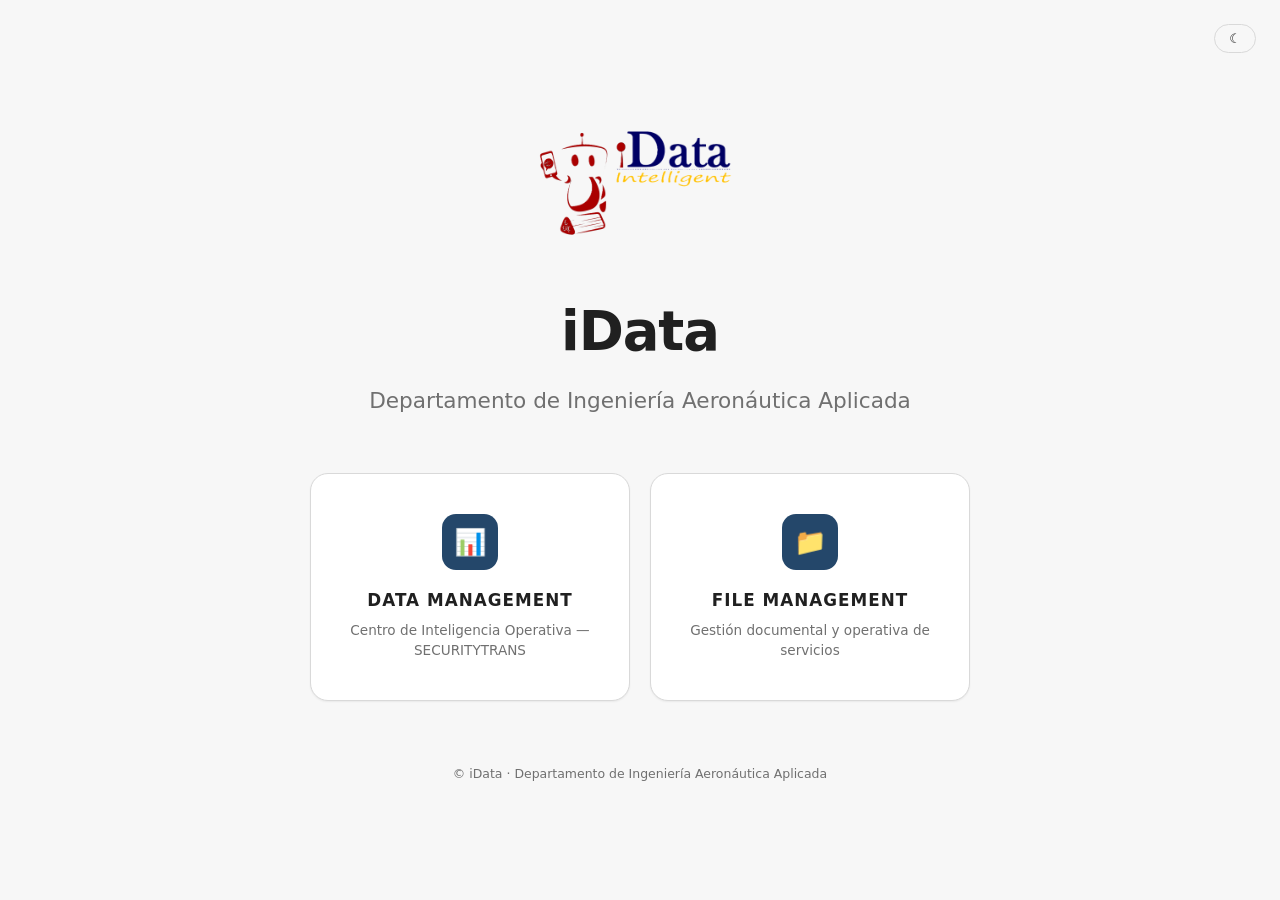
<file: index.html>
<!DOCTYPE html>
<html lang="es">
<head>
  <meta charset="UTF-8">
  <meta name="viewport" content="width=device-width, initial-scale=1.0">
  <meta name="description" content="iData — Departamento de Ingeniería Aeronáutica Aplicada. Plataforma de gestión energética vehicular.">
  <title>iData — Ingeniería Aeronáutica Aplicada</title>
  <link rel="icon" href="./favicon.svg" type="image/svg+xml">
  <link rel="stylesheet" href="./styles.css">
  <link rel="stylesheet" href="./landing.css">
  <script src="./theme.js"></script>
</head>
<body>
  <main class="landing">
    <nav class="landing-nav" aria-label="Selector de tema">
      <button class="theme-toggle" type="button" data-theme-toggle aria-label="Cambiar tema"></button>
    </nav>

    <img src="./logo-idata.png" alt="Logo de iData" class="landing-logo" width="220" height="135">

    <h1 class="landing-brand">iData</h1>
    <p class="landing-dept">Departamento de Ingeniería Aeronáutica Aplicada</p>

    <section class="landing-modules" aria-label="Módulos disponibles">
      <a class="module-card" href="./data-management.html" aria-label="Abrir módulo Data Management">
        <span class="module-icon" aria-hidden="true">📊</span>
        <h2>DATA MANAGEMENT</h2>
        <p>Centro de Inteligencia Operativa — SECURITYTRANS</p>
      </a>

      <a class="module-card" href="./file-management.html" aria-label="Abrir módulo File Management">
        <span class="module-icon" aria-hidden="true">📁</span>
        <h2>FILE MANAGEMENT</h2>
        <p>Gestión documental y operativa de servicios</p>
      </a>
    </section>

    <footer class="landing-footer">© iData · Departamento de Ingeniería Aeronáutica Aplicada</footer>
  </main>
</body>
</html>
</file>
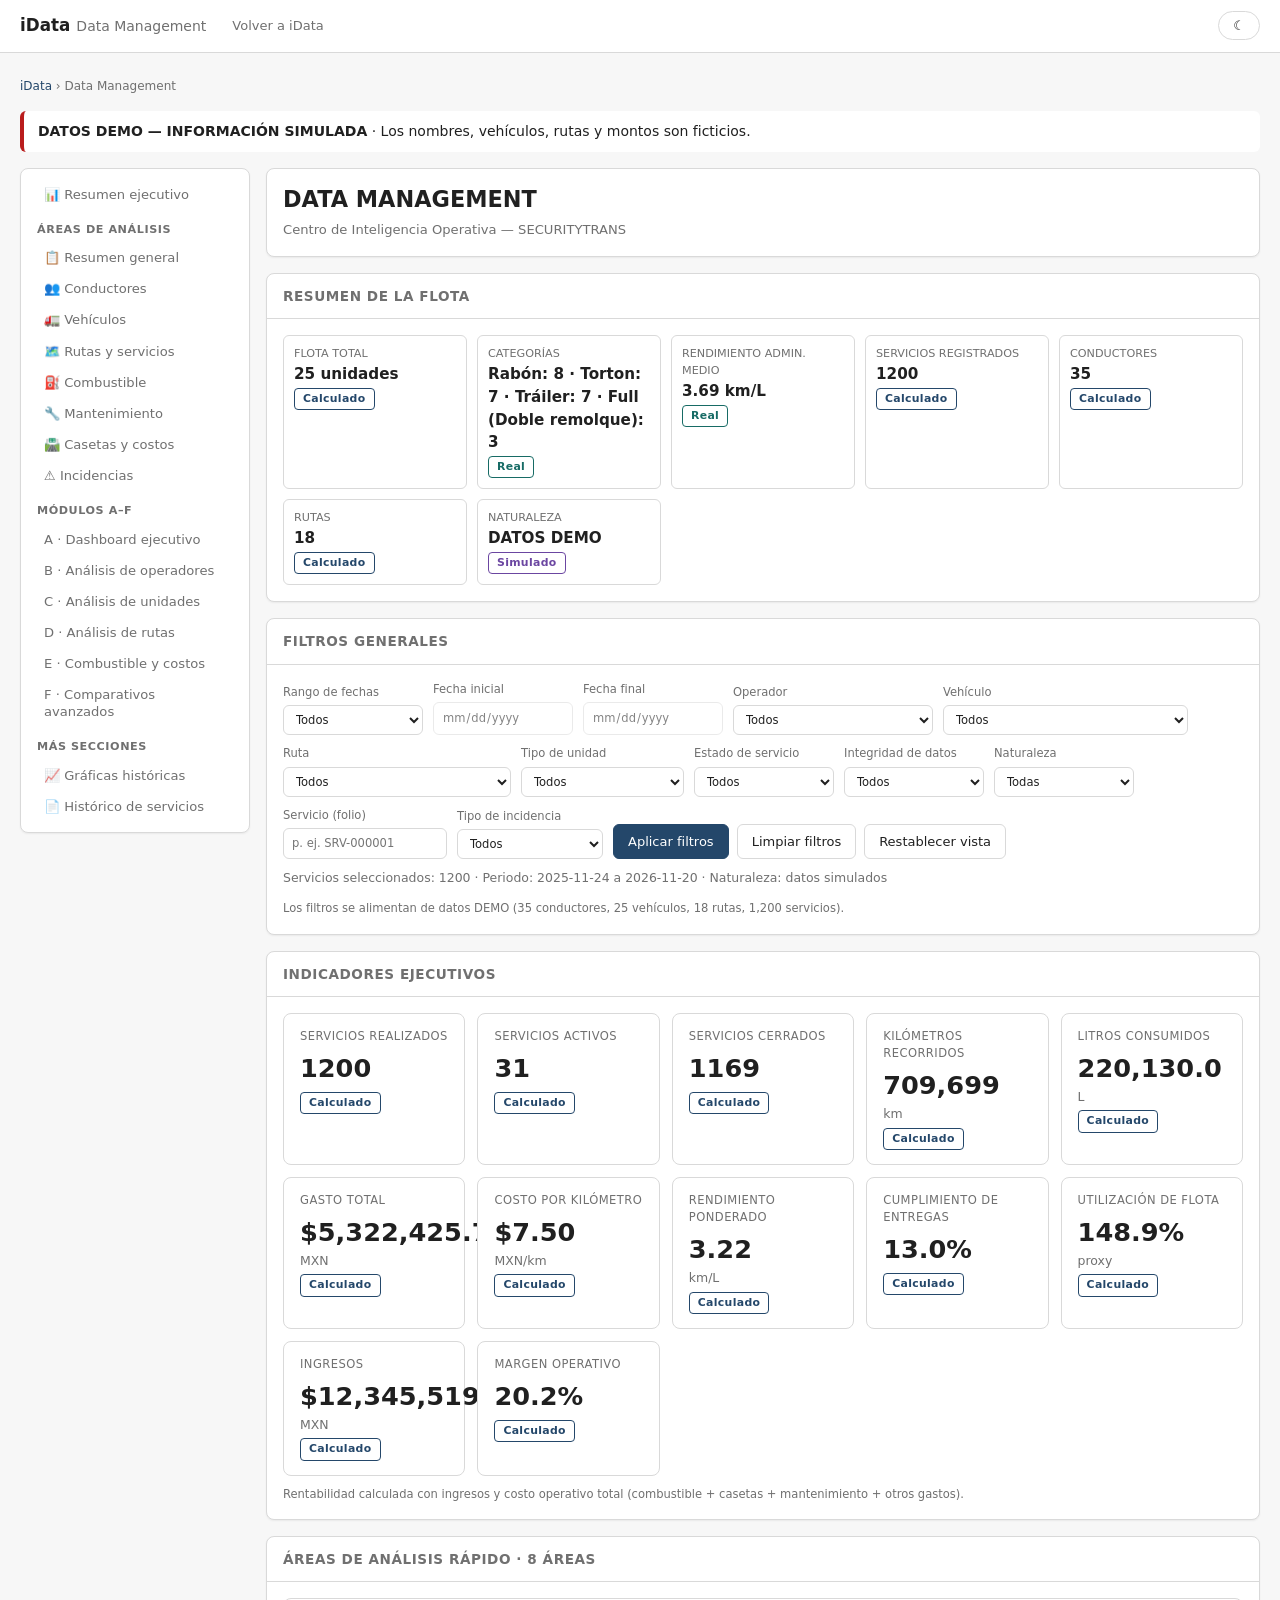
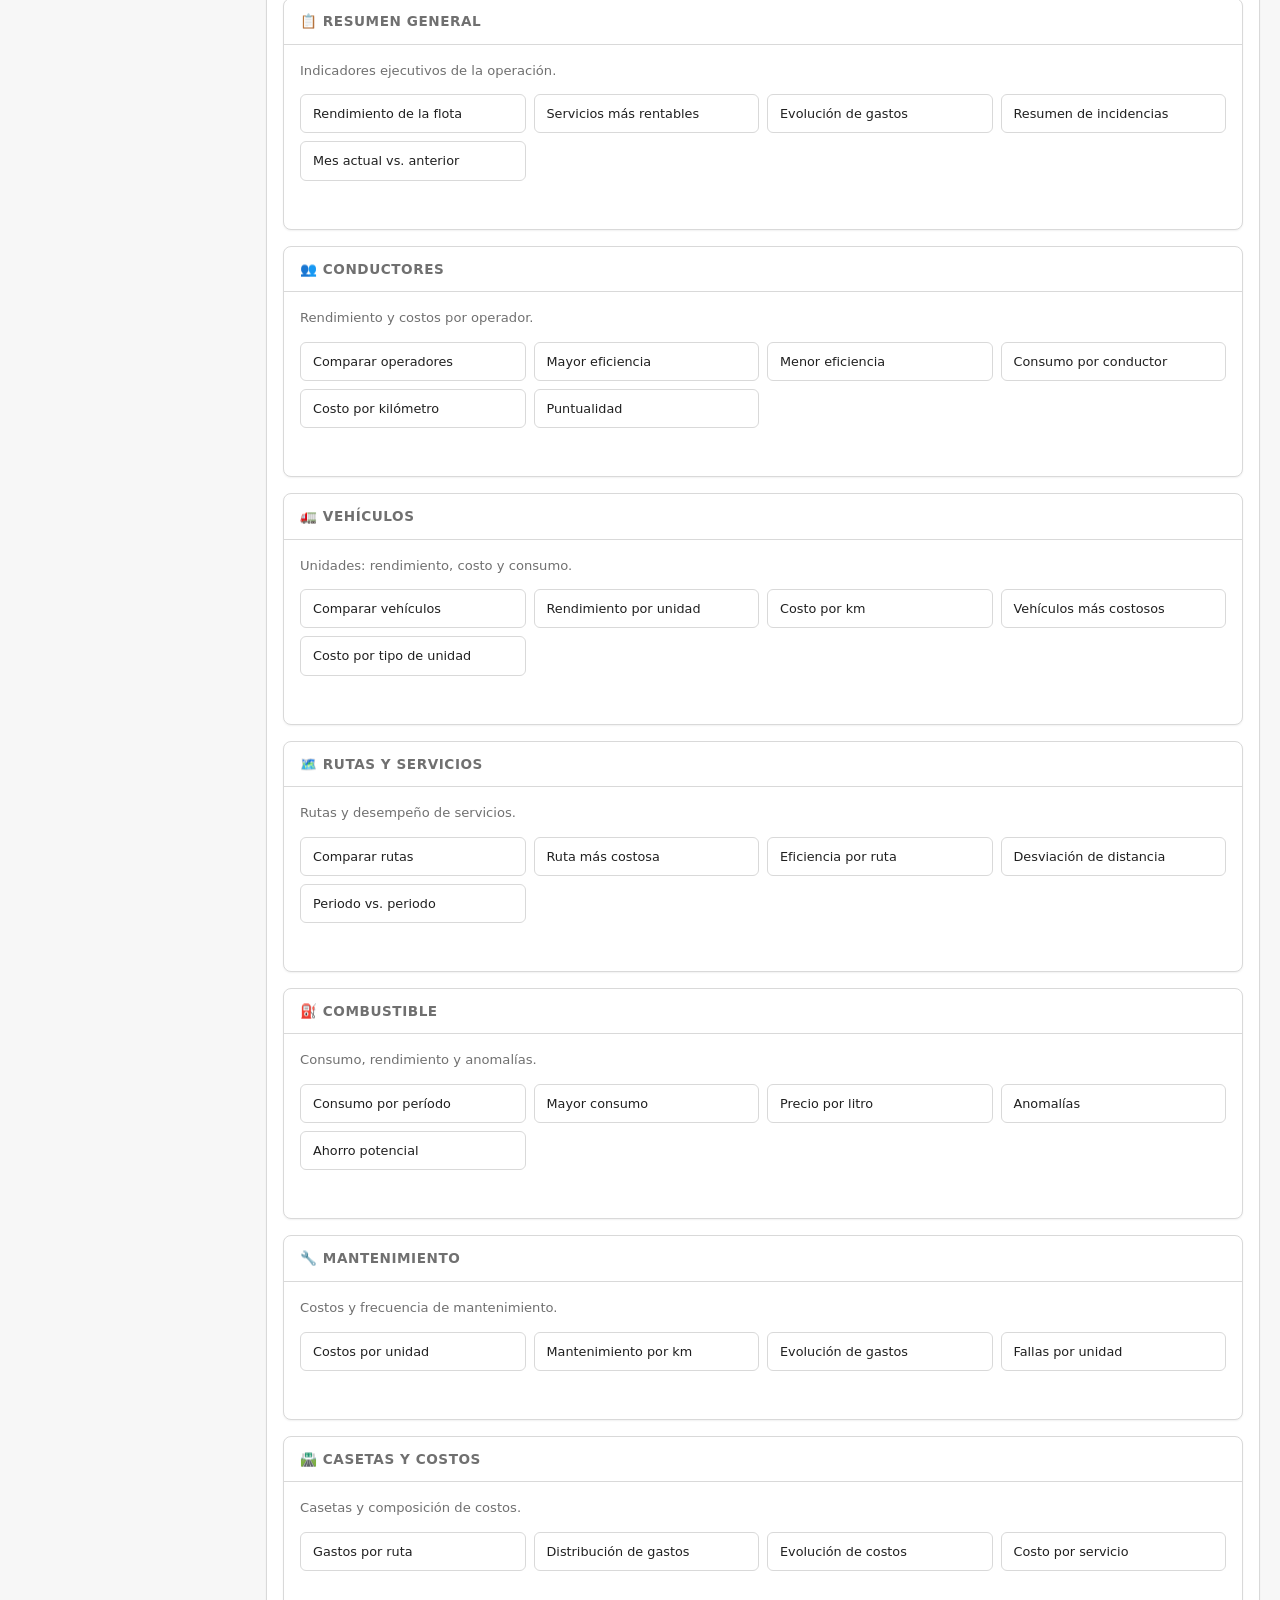
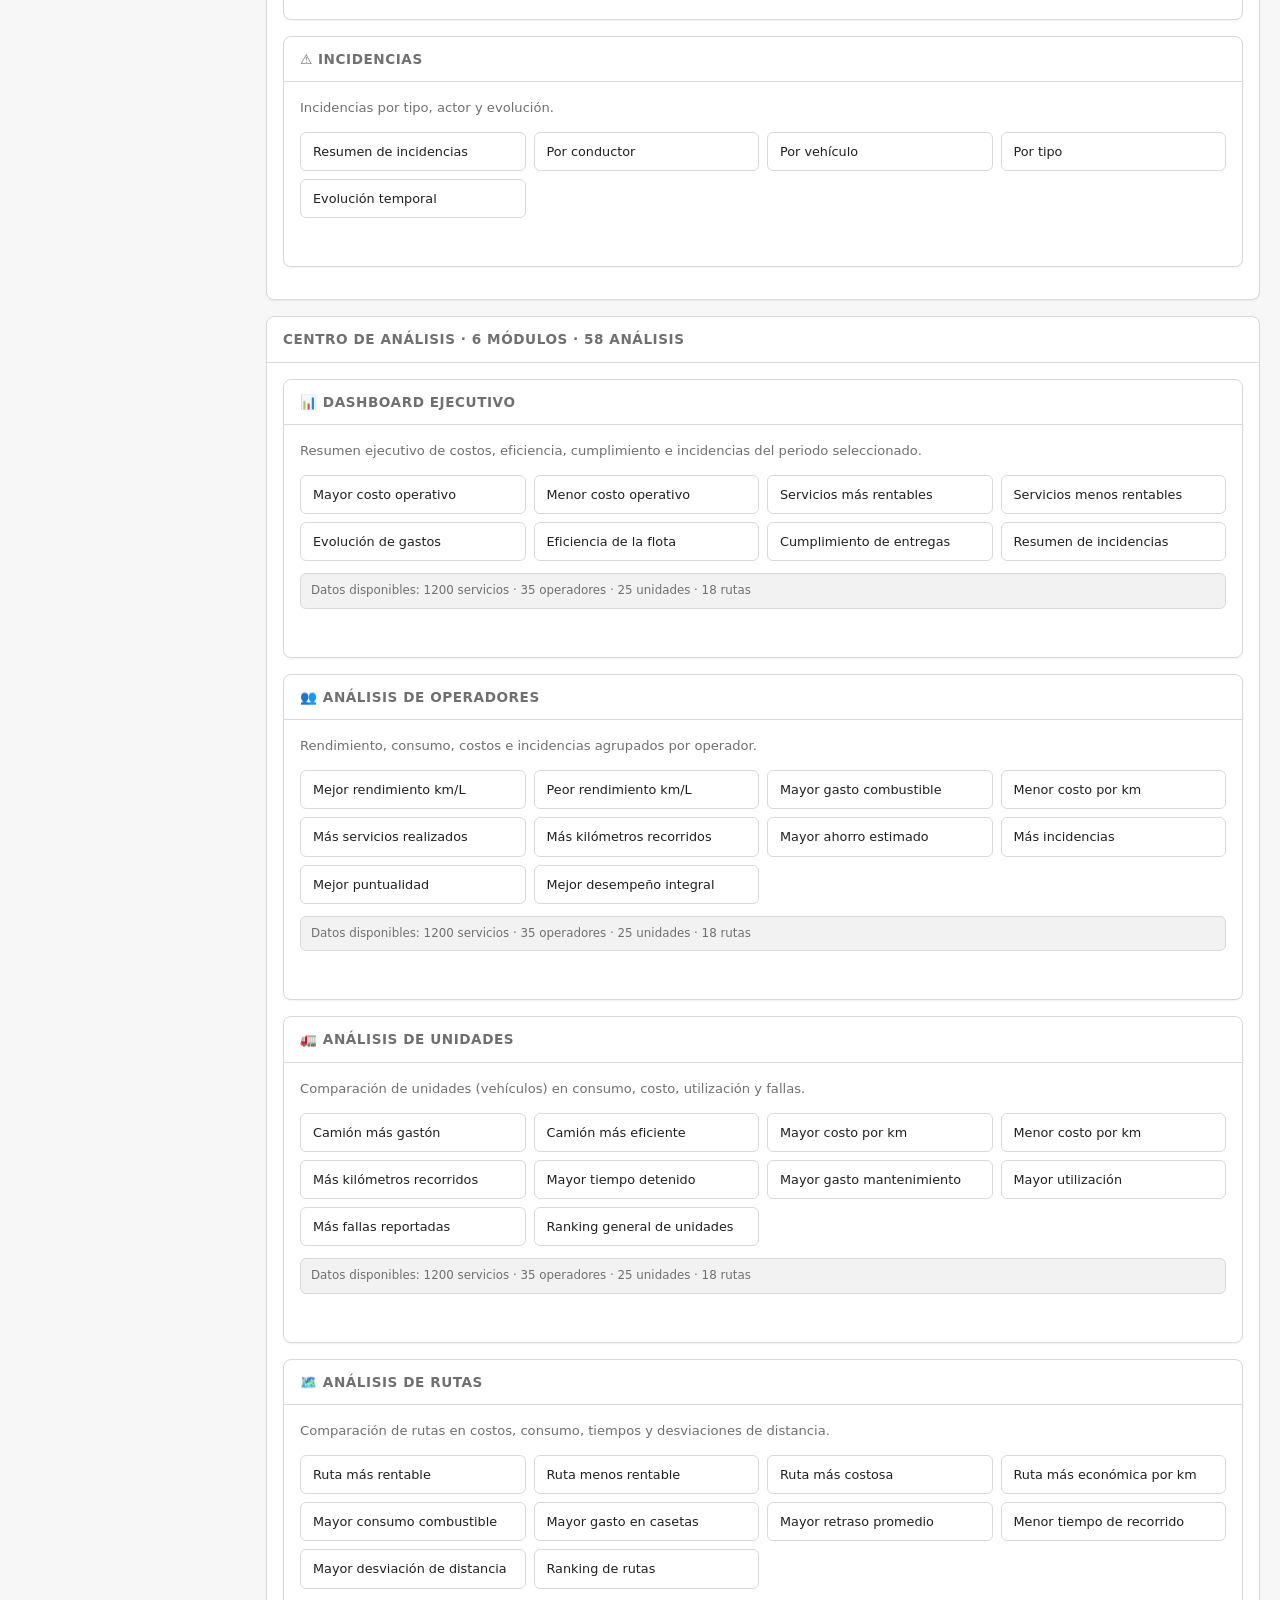
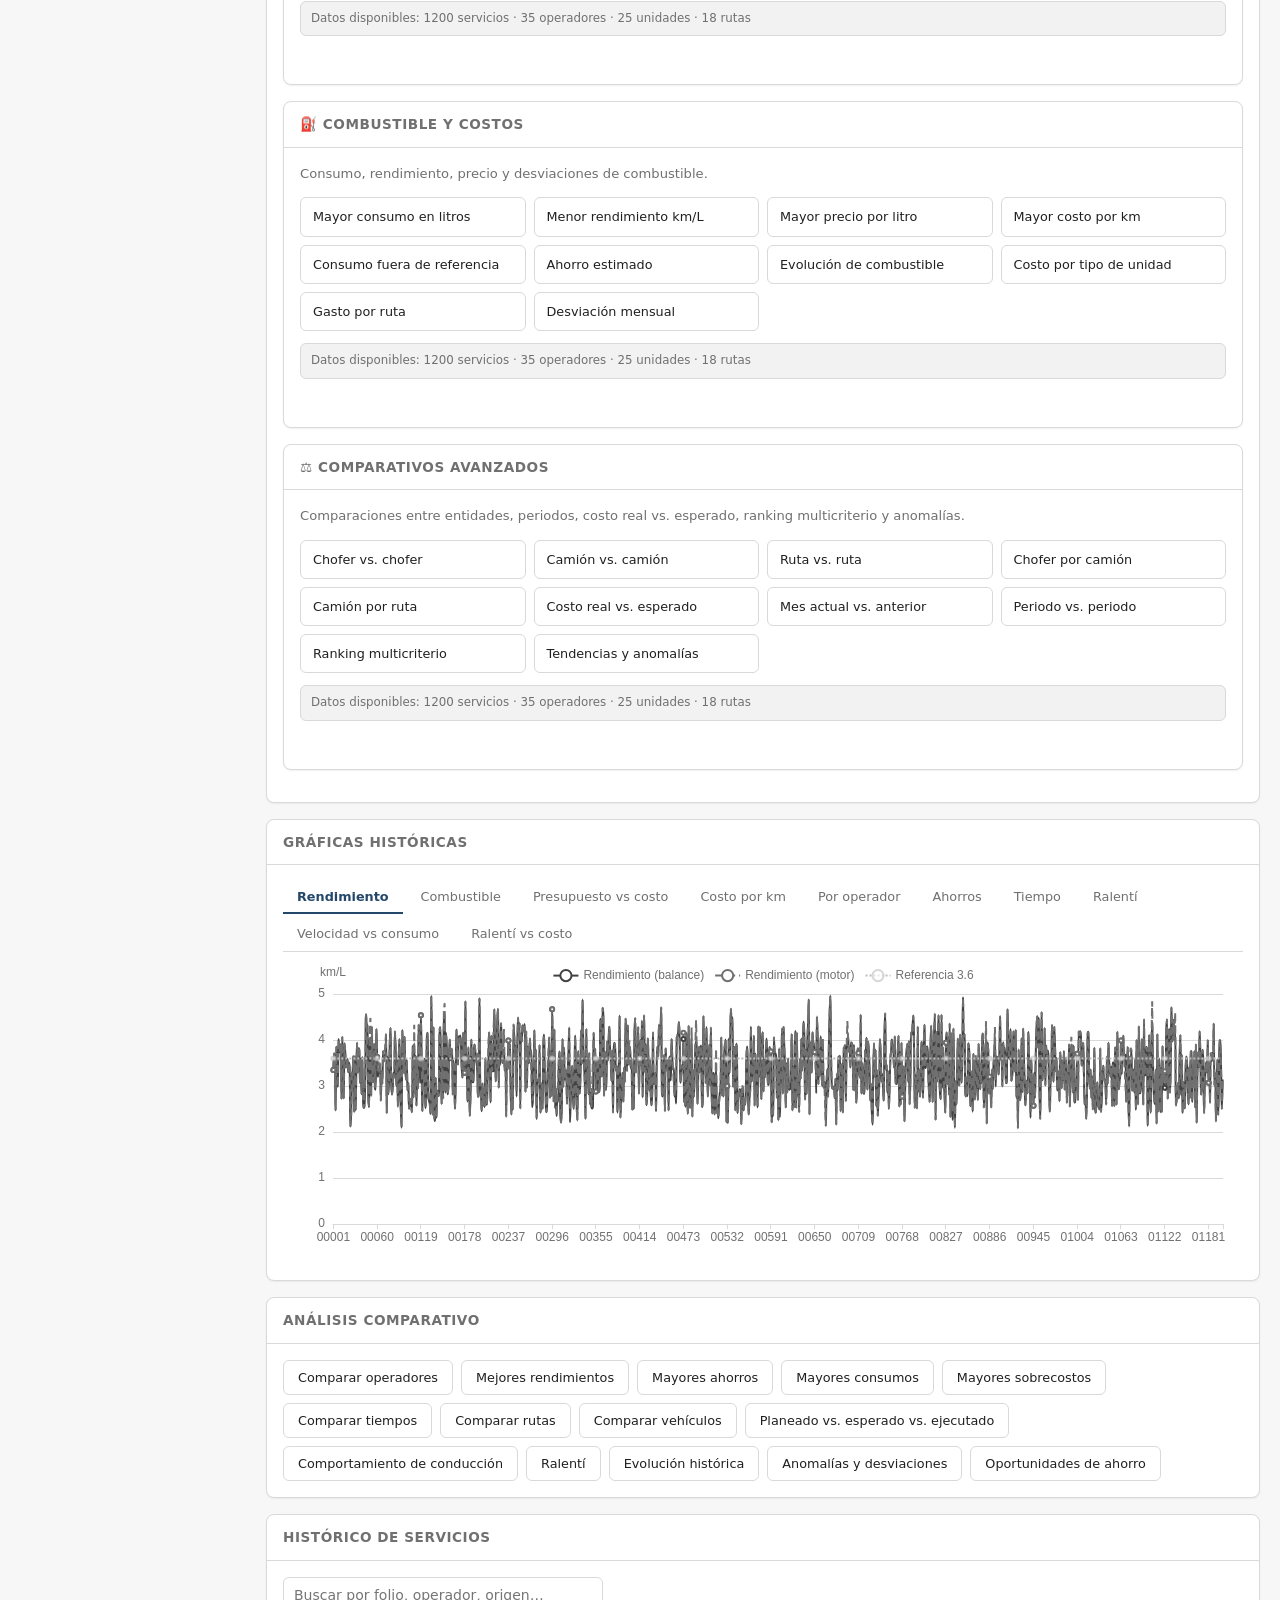
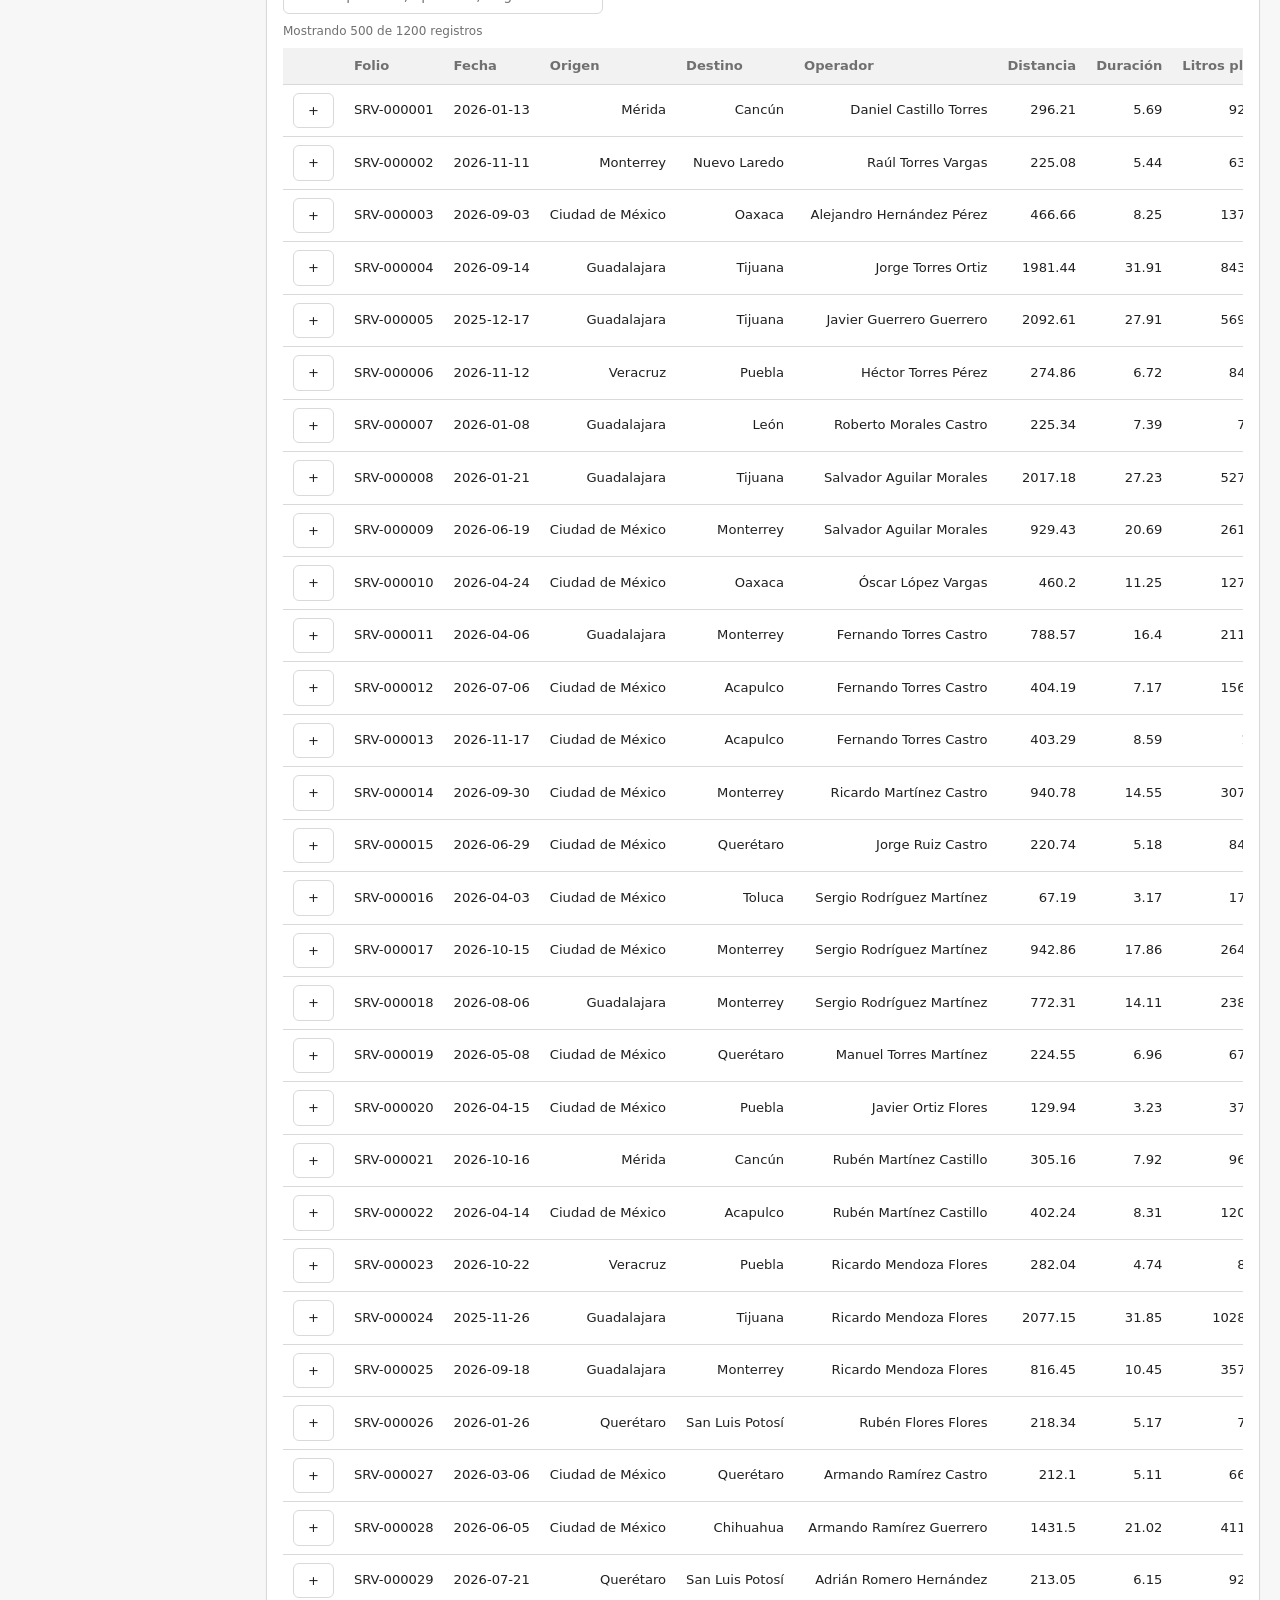
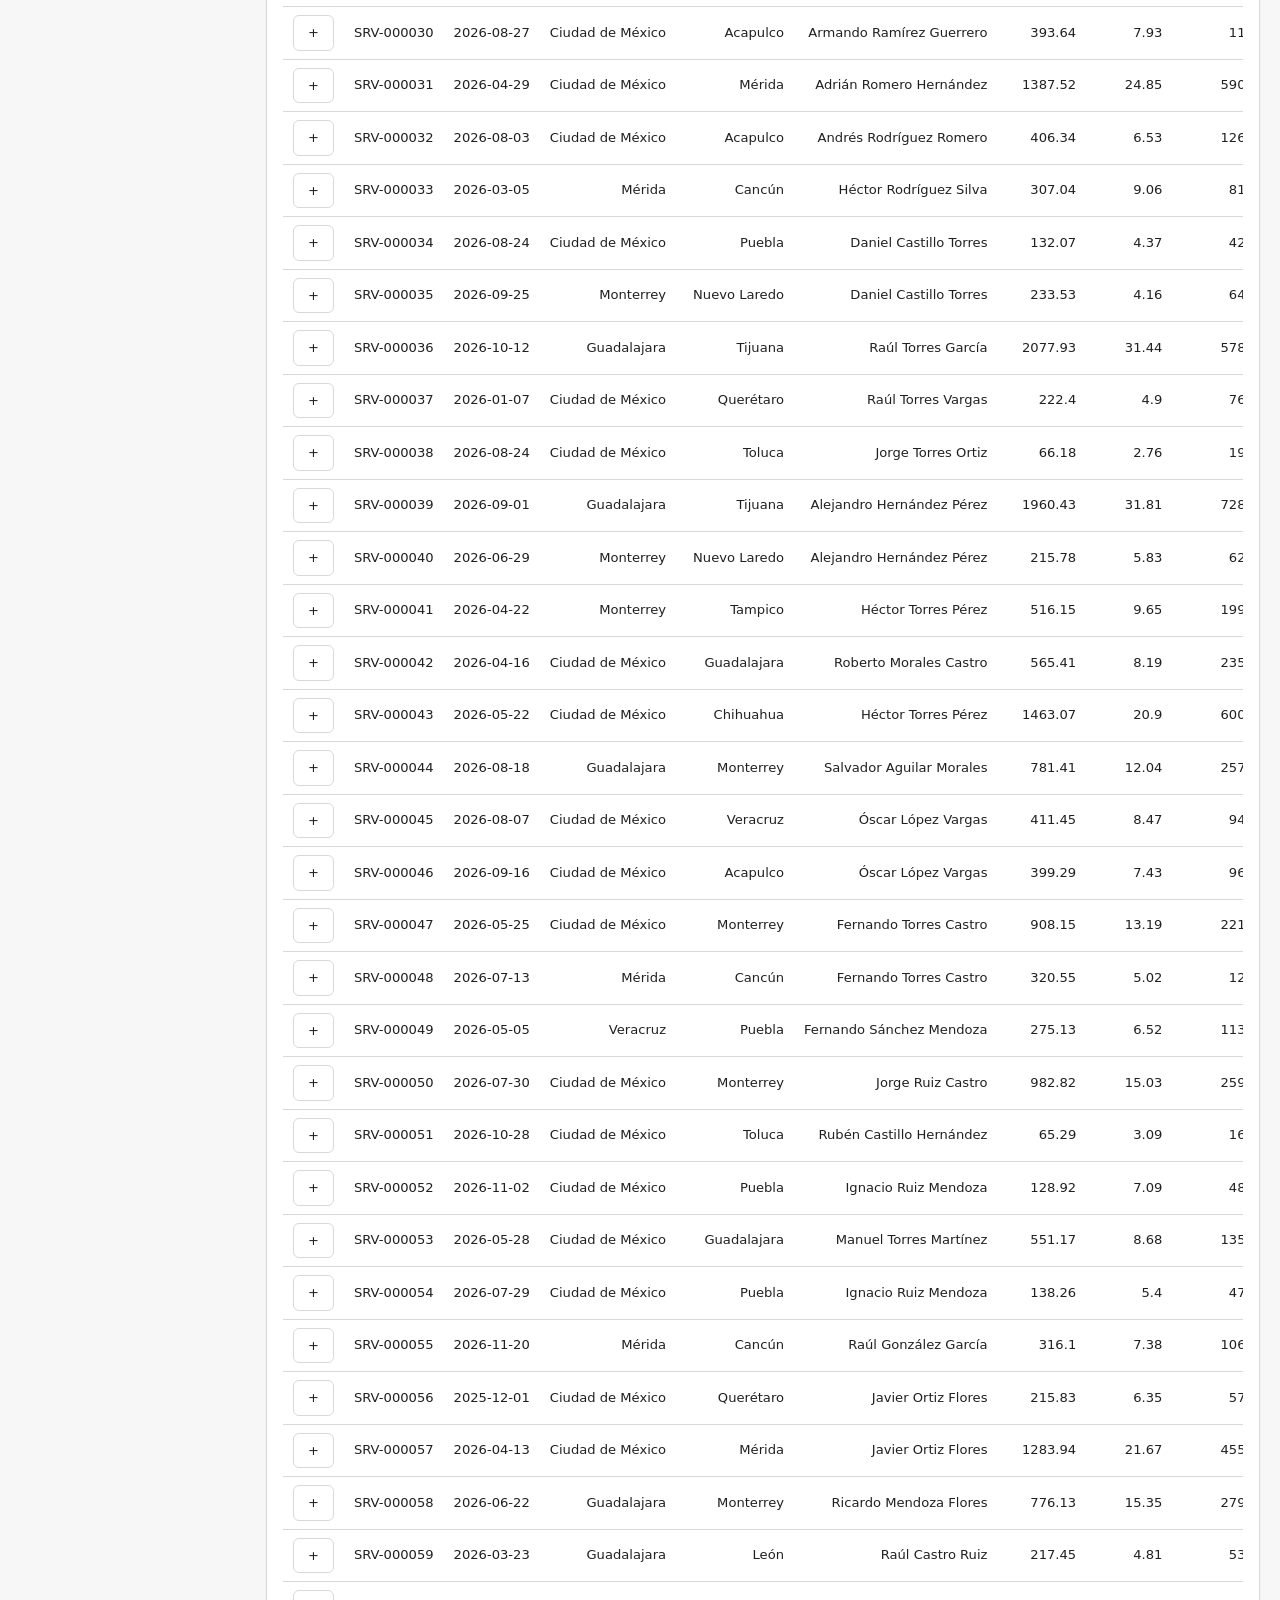
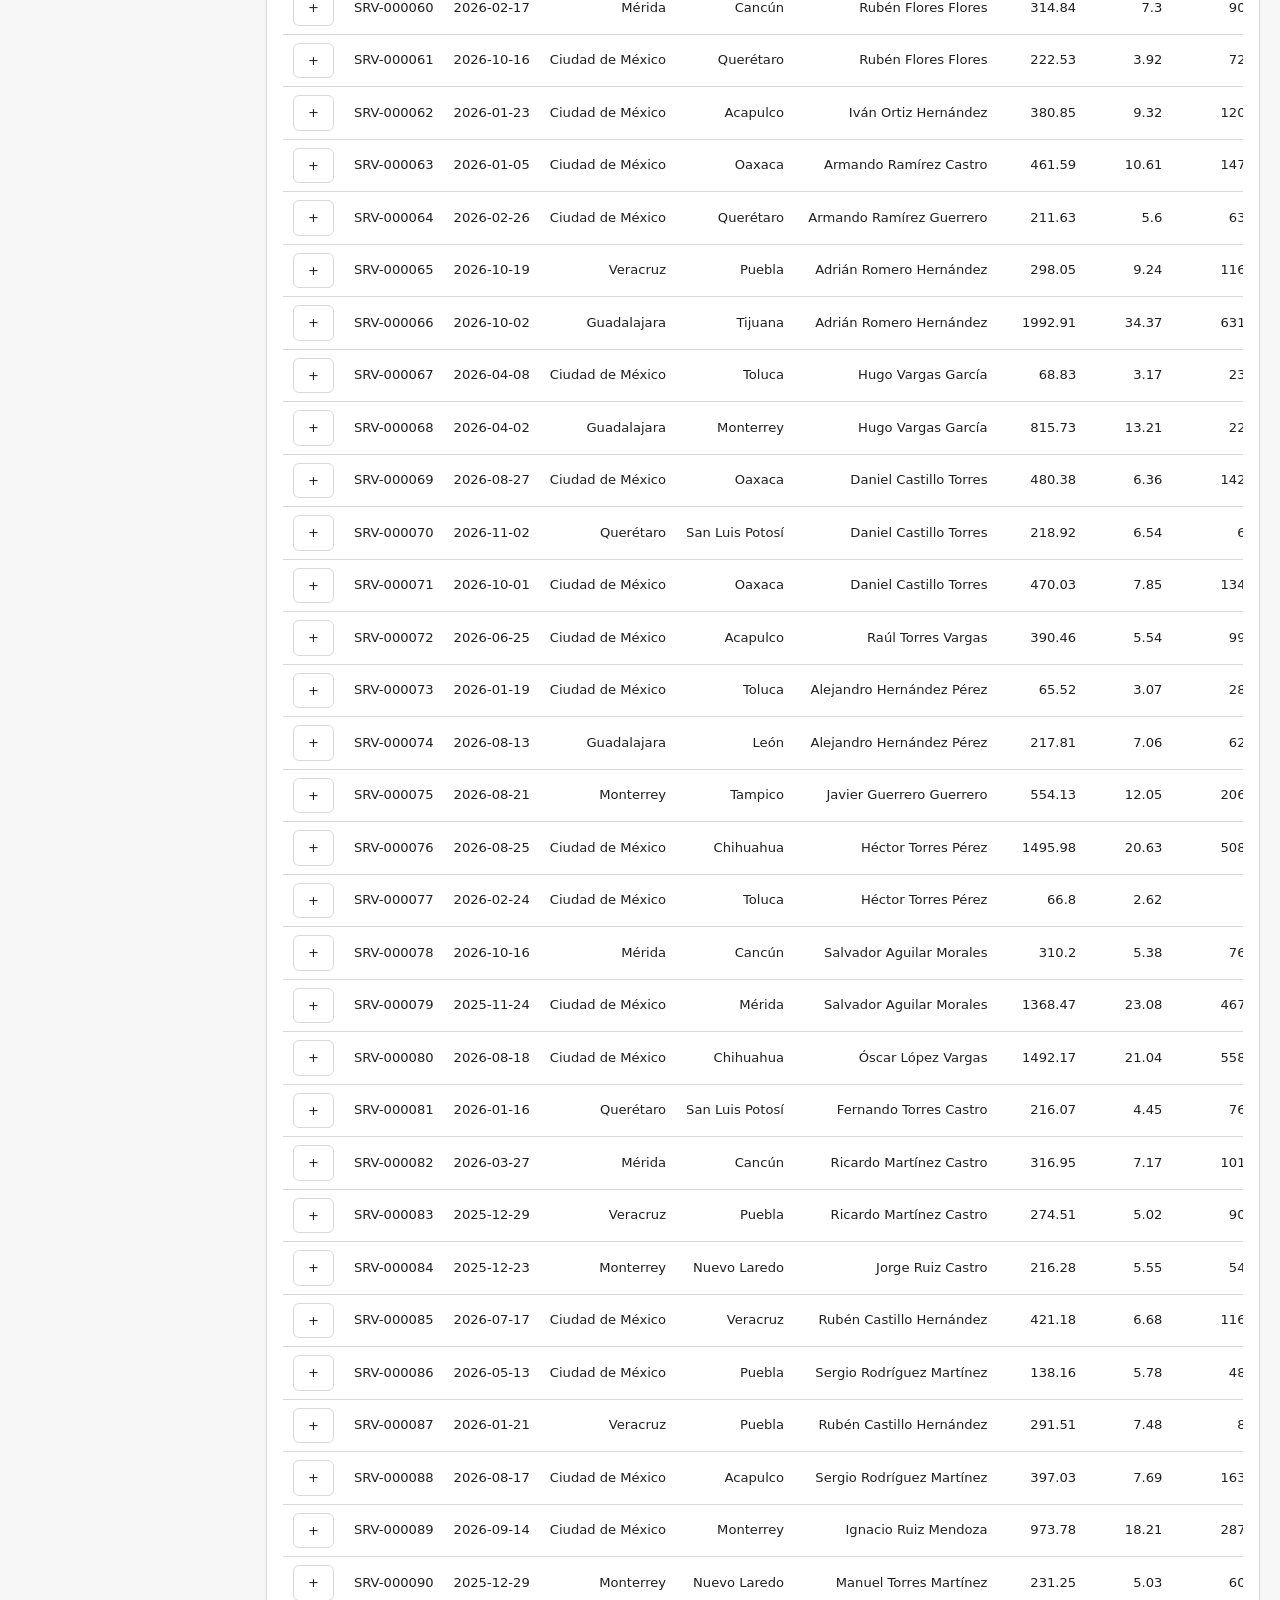
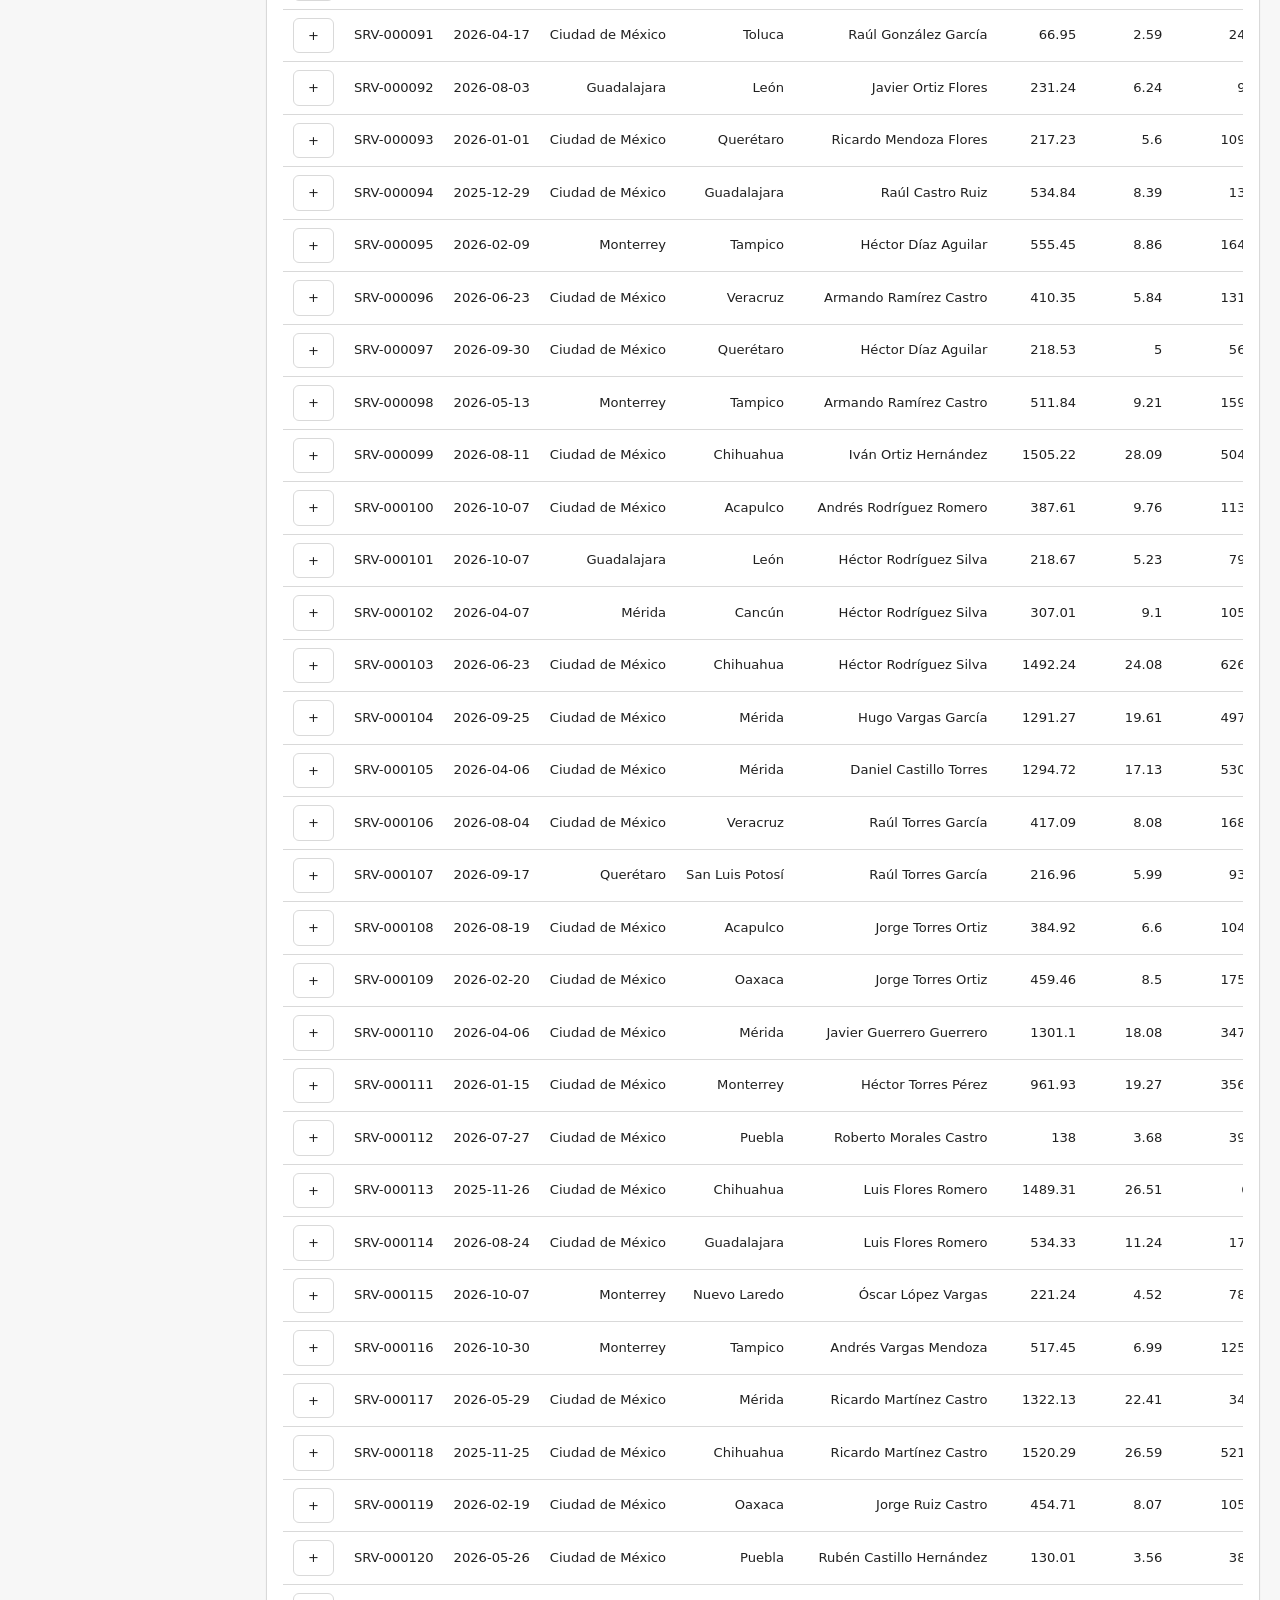
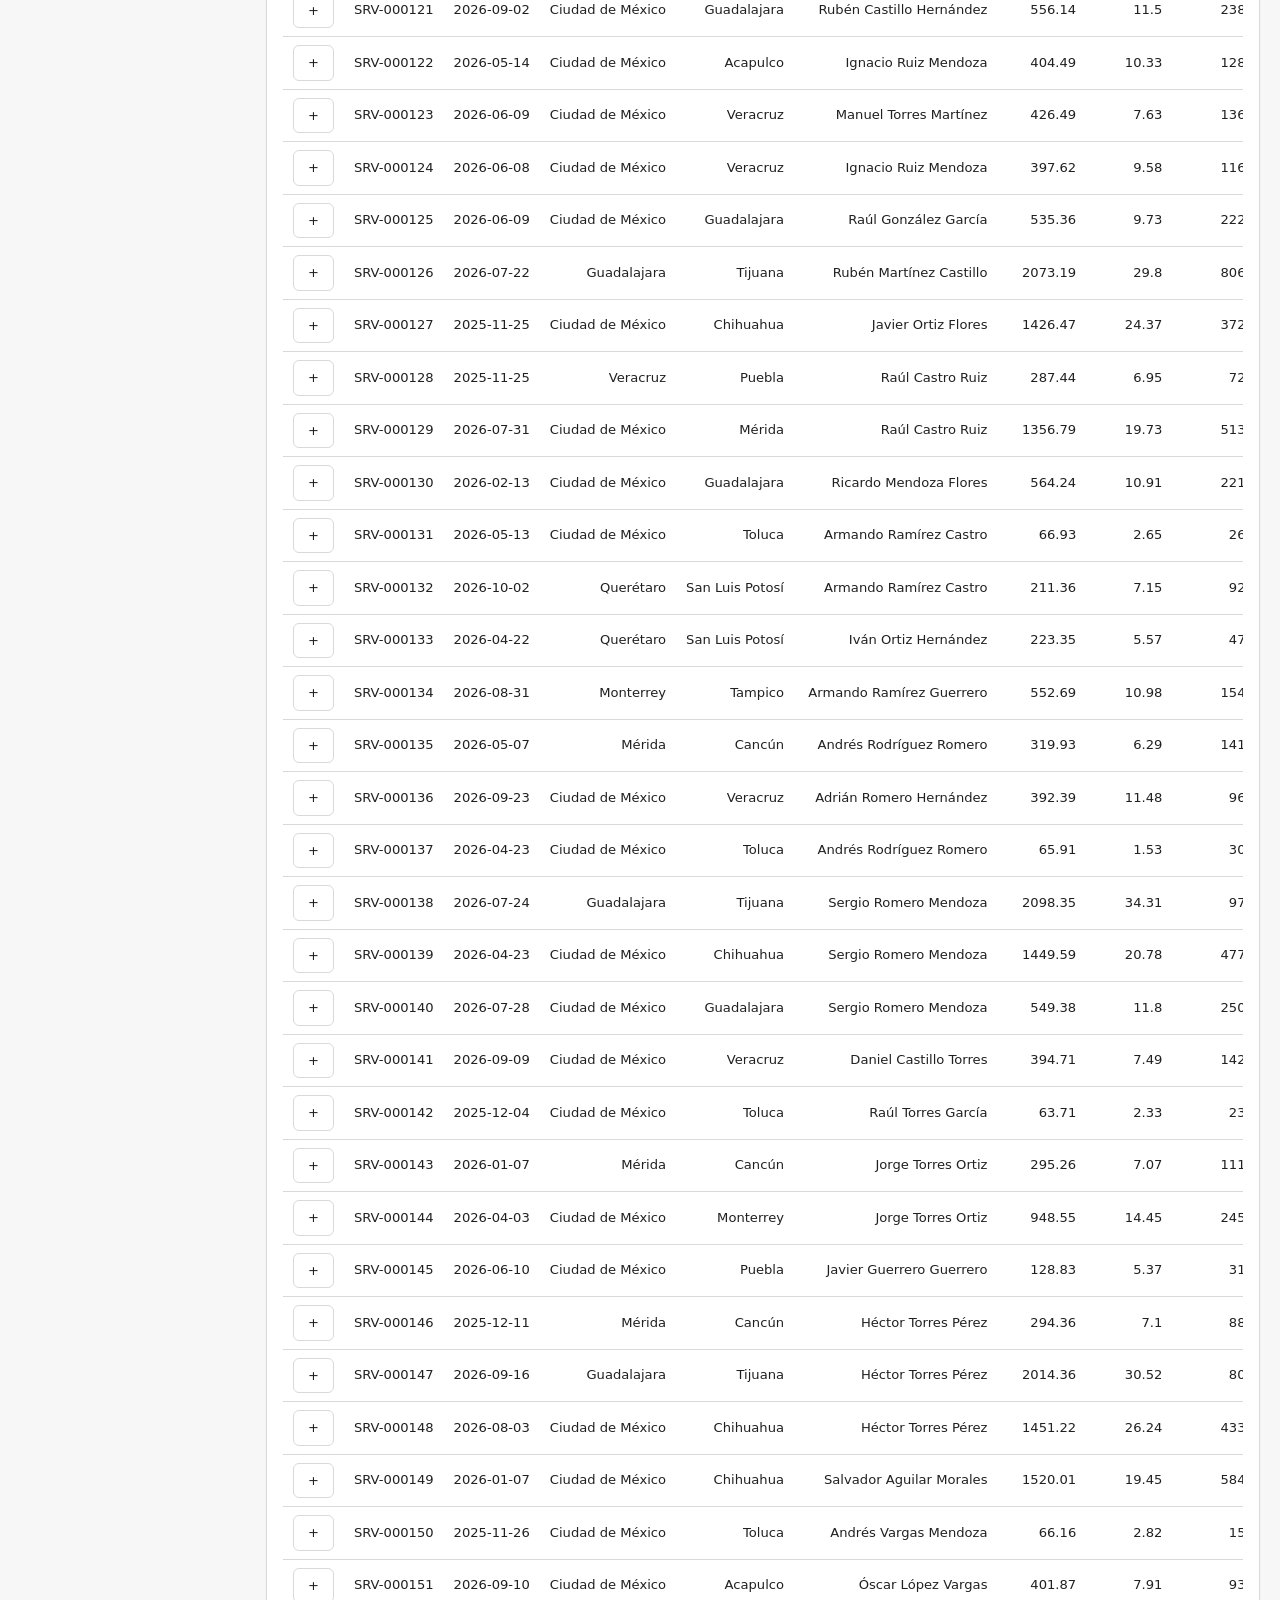
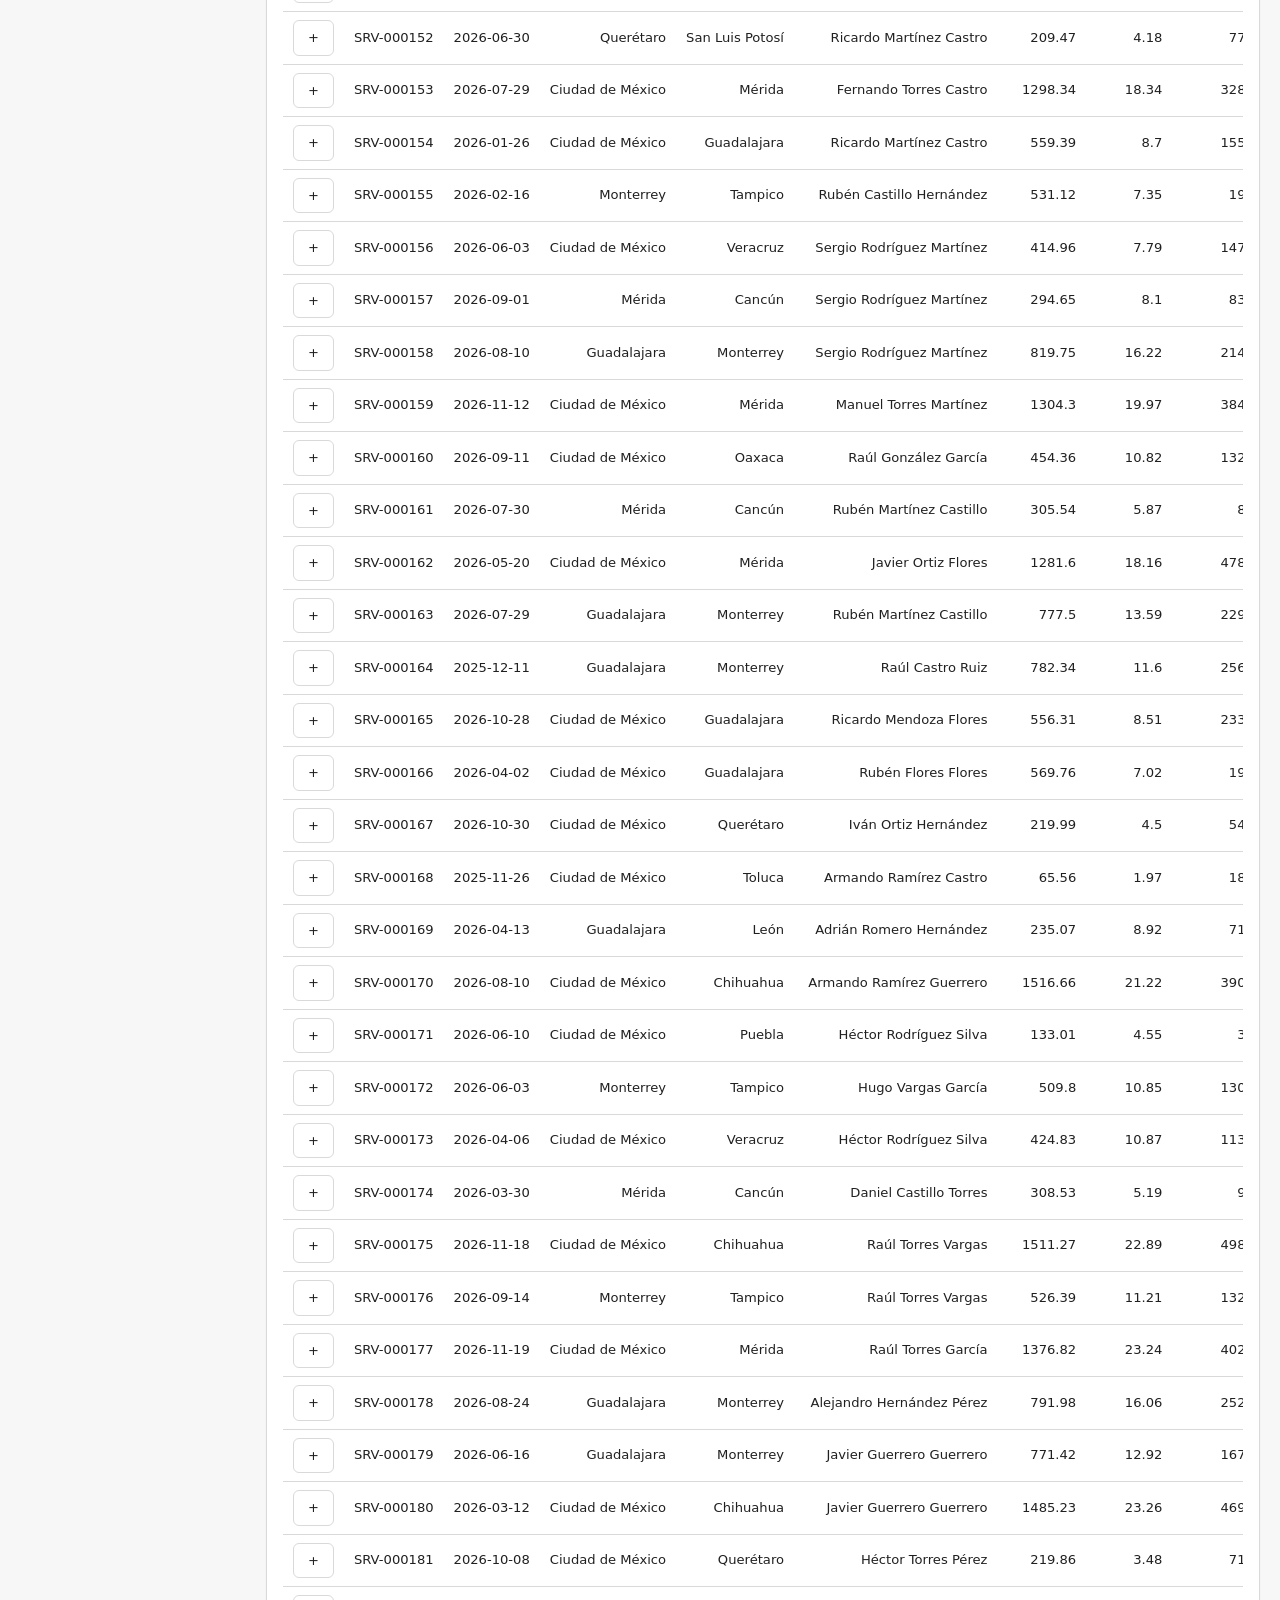
<file: data-management.html>
<!DOCTYPE html>
<html lang="es">
<head>
  <meta charset="UTF-8">
  <meta name="viewport" content="width=device-width, initial-scale=1.0">
  <meta name="description" content="Data Management — Centro de Inteligencia Operativa SECURITYTRANS.">
  <title>Data Management — SECURITYTRANS</title>
  <link rel="icon" href="./favicon.svg" type="image/svg+xml">
  <link rel="stylesheet" href="./styles.css">
  <link rel="stylesheet" href="./dashboard.css">
  <link rel="stylesheet" href="./data-management.css">
  <link rel="stylesheet" href="./leaflet.css">
  <script src="./theme.js"></script>
</head>
<body>
  <!-- R01 Navegación general -->
  <header class="app-nav" id="R_NAV">
    <a class="brand" href="./index.html">iData<small>Data Management</small></a>
    <a class="nav-link" href="./index.html">Volver a iData</a>
    <span class="spacer"></span>
    <button class="theme-toggle" type="button" data-theme-toggle aria-label="Cambiar tema"></button>
  </header>

  <main class="app-main" id="R_MAIN">
    <nav class="breadcrumb" aria-label="Ruta de navegación">
      <a href="./index.html">iData</a> &rsaquo; <span id="BREADCRUMB">Data Management</span>
    </nav>

    <div class="alert warn" id="DEMO_BANNER" role="note" style="margin-bottom:16px"></div>

    <div class="dm-layout">
      <aside class="dm-sidebar" id="DM_SIDEBAR" aria-label="Navegación de análisis"></aside>
      <div class="dm-content">

    <section class="region" aria-label="Título principal">
      <div class="region-body" style="padding-top:14px">
        <h1 style="margin:0;font-size:1.4rem">DATA MANAGEMENT</h1>
        <p class="dm-desc" style="margin:4px 0 0">Centro de Inteligencia Operativa — SECURITYTRANS</p>
      </div>
    </section>

    <!-- R02 Resumen de la flota -->
    <section class="region" id="R_VEHICLE_PROFILE" aria-label="Resumen de la flota">
      <div class="region-title">Resumen de la flota</div>
      <div class="region-body">
        <div class="vehicle-profile" id="VEHICLE_PROFILE"><span class="state-msg">Cargando…</span></div>
      </div>
    </section>

    <!-- R03 Filtros generales -->
    <section class="region" id="R_GLOBAL_FILTERS" aria-label="Filtros generales">
      <div class="region-title">Filtros generales</div>
      <div class="region-body">
        <div class="filter-bar">
          <label>Rango de fechas
            <select id="F_RANGO">
              <option value="todos">Todos</option>
              <option value="7">Últimos 7 días</option>
              <option value="30">Últimos 30 días</option>
              <option value="90">Últimos 90 días</option>
              <option value="custom">Personalizado</option>
            </select>
          </label>
          <label>Fecha inicial
            <input type="date" id="F_FECHA_INI">
          </label>
          <label>Fecha final
            <input type="date" id="F_FECHA_FIN">
          </label>
          <label>Operador
            <select id="F_OPERADOR"><option value="">Todos</option></select>
          </label>
          <label>Vehículo
            <select id="F_VEHICULO"><option value="">Todos</option></select>
          </label>
          <label>Ruta
            <select id="F_RUTA"><option value="">Todas</option></select>
          </label>
          <label>Tipo de unidad
            <select id="F_TIPO_UNIDAD"><option value="">Todos</option></select>
          </label>
          <label>Estado de servicio
            <select id="F_ESTADO_SERVICIO"><option value="">Todos</option></select>
          </label>
          <label>Integridad de datos
            <select id="F_INTEGRIDAD">
              <option value="">Todos</option>
              <option value="completos">Completos</option>
              <option value="incompletos">Incompletos</option>
            </select>
          </label>
          <label>Naturaleza
            <select id="F_NATURALEZA">
              <option value="">Todas</option>
              <option value="DEMO">Demo (simulado)</option>
            </select>
          </label>
          <label>Servicio (folio)
            <input type="search" id="F_SERVICIO" placeholder="p. ej. SRV-000001">
          </label>
          <label>Tipo de incidencia
            <select id="F_TIPO_INCIDENCIA">
              <option value="">Todos</option>
              <option value="con_fallas">Con fallas</option>
              <option value="con_incidencias">Con incidencias</option>
              <option value="con_retraso">Con retraso (&gt;2 h)</option>
            </select>
          </label>
          <div class="filter-actions">
            <button class="btn primary" id="B_APLICAR_FILTROS">Aplicar filtros</button>
            <button class="btn" id="B_LIMPIAR_FILTROS">Limpiar filtros</button>
            <button class="btn" id="B_RESTABLECER">Restablecer vista</button>
          </div>
        </div>
        <p class="filter-summary" id="FILTER_SUMMARY"></p>
        <p class="filter-note">Los filtros se alimentan de datos DEMO (35 conductores, 25 vehículos, 18 rutas, 1,200 servicios).</p>
      </div>
    </section>

    <!-- R04 Indicadores ejecutivos -->
    <section class="region" id="R_EXECUTIVE_KPIS" aria-label="Indicadores ejecutivos">
      <div class="region-title">Indicadores ejecutivos</div>
      <div class="region-body">
        <div class="kpi-grid" id="KPI_GRID"></div>
        <p class="filter-note" id="RENTABILIDAD_NOTA" style="margin-top:10px"></p>
      </div>
    </section>

    <!-- R05 Áreas de análisis rápido (DATA MANAGEMENT 2.0) -->
    <section class="region" id="R_AREAS" aria-label="Áreas de análisis rápido">
      <div class="region-title">Áreas de análisis rápido · 8 áreas</div>
      <div class="region-body">
        <div id="DM_AREAS"></div>
      </div>
    </section>

    <!-- R06 Centro de análisis (6 módulos, 58 botones) -->
    <section class="region" id="R_DATA_MODULES" aria-label="Centro de análisis">
      <div class="region-title">Centro de análisis · 6 módulos · 58 análisis</div>
      <div class="region-body">
        <div id="DM_MODULES"></div>
      </div>
    </section>

    <!-- R06 Gráficas históricas -->
    <section class="region" id="R_HISTORICAL_CHARTS" aria-label="Gráficas históricas">
      <div class="region-title">Gráficas históricas</div>
      <div class="region-body">
        <div class="tabs" id="CHART_TABS" role="tablist"></div>
        <div id="CHART_CONTAINER"><div class="chart" id="CHART_MAIN"></div></div>
      </div>
    </section>

    <!-- R07 Botones de análisis comparativo -->
    <section class="region" id="R_COMPARISON_BUTTONS" aria-label="Botones de análisis comparativo">
      <div class="region-title">Análisis comparativo</div>
      <div class="region-body">
        <div class="button-group" id="COMPARISON_BUTTONS"></div>
      </div>
    </section>

    <!-- R08 Resultados comparativos dinámicos -->
    <section class="region" id="R_COMPARISON_RESULTS" aria-label="Resultados comparativos" hidden>
      <div class="region-title" id="COMPARISON_TITLE">Comparación</div>
      <div class="region-body" id="COMPARISON_BODY"></div>
    </section>

    <!-- R09 Histórico de servicios -->
    <section class="region" id="R_SERVICE_HISTORY" aria-label="Histórico de servicios">
      <div class="region-title">Histórico de servicios</div>
      <div class="region-body">
        <input type="search" class="ir-search" id="IR_SEARCH" placeholder="Buscar por folio, operador, origen…" aria-label="Buscar servicios">
        <p class="ir-meta" id="IR_META"></p>
        <div class="table-wrap">
          <table class="ir" id="SERVICE_TABLE">
            <thead><tr id="SERVICE_TABLE_HEAD"></tr></thead>
            <tbody id="SERVICE_TABLE_BODY"></tbody>
          </table>
        </div>
        <div class="filter-actions" style="margin-top:10px">
          <button class="btn" id="B_EXPORT_CSV">Exportar CSV</button>
        </div>
      </div>
    </section>

    <!-- R10 Detalle expandible de cada servicio -->
    <section class="region" id="R_SERVICE_DETAIL" aria-label="Detalle del servicio" hidden>
      <div class="region-title">Detalle del servicio</div>
      <div class="region-body" id="SERVICE_DETAIL_BODY"></div>
    </section>

    <!-- R11 Información metodológica y fuentes -->
    <section class="region" id="R_METHODOLOGY" aria-label="Información metodológica">
      <div class="region-title">Información metodológica y fuentes</div>
      <div class="region-body" id="METHODOLOGY_BODY"></div>
    </section>
      </div>
    </div>
  </main>

  <script src="./echarts.min.js"></script>
  <script src="./leaflet.js"></script>
  <script type="module" src="./data-management.js"></script>
</body>
</html>
</file>
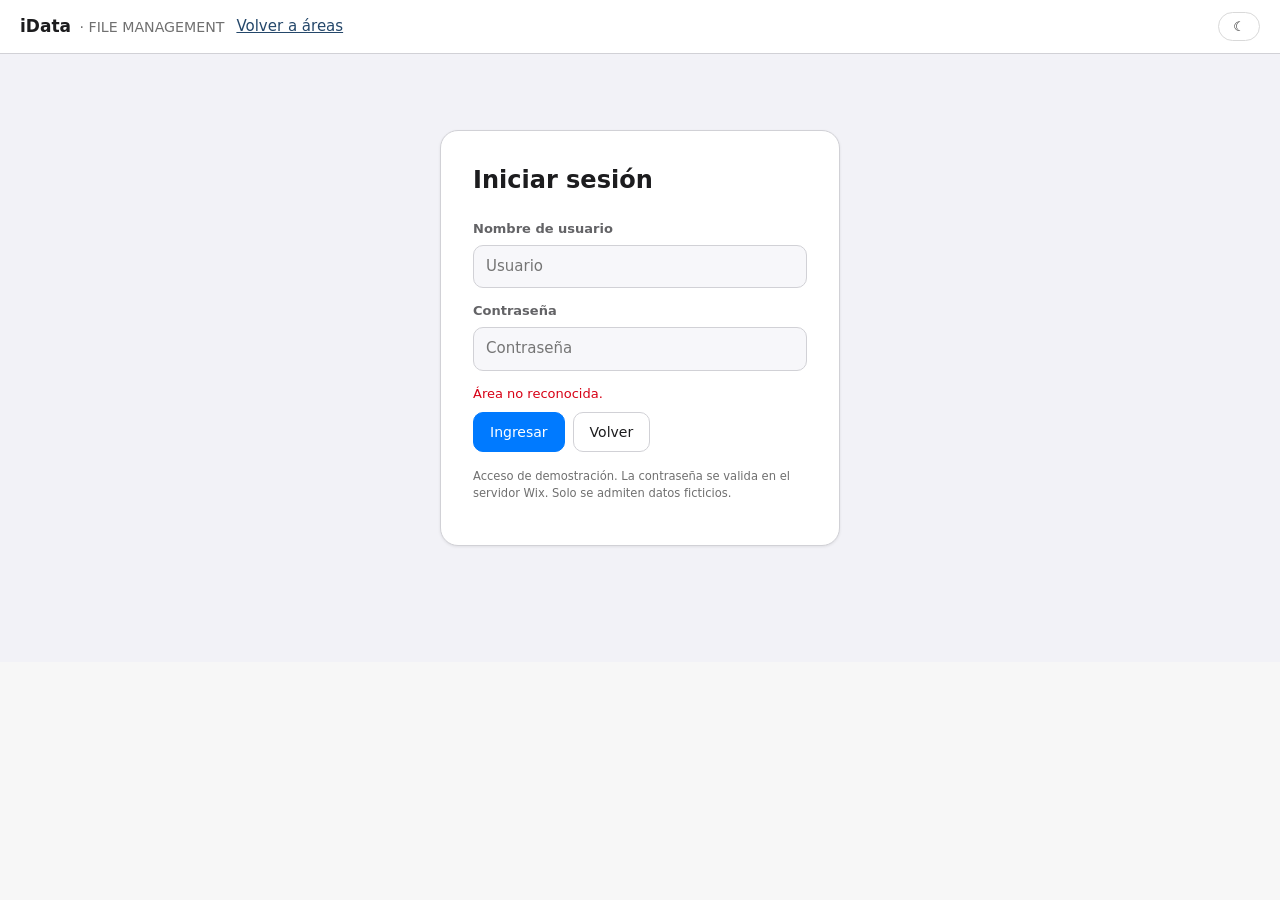
<file: file-login.html>
<!DOCTYPE html>
<html lang="es">
<head>
  <meta charset="UTF-8">
  <meta name="viewport" content="width=device-width, initial-scale=1.0">
  <title>Iniciar sesión — FILE MANAGEMENT</title>
  <link rel="icon" href="./favicon.svg" type="image/svg+xml">
  <link rel="stylesheet" href="./styles.css">
  <link rel="stylesheet" href="./file-management.css">
  <script src="./theme.js"></script>
</head>
<body class="fm">
  <header class="fm-nav">
    <a class="brand" href="./index.html">iData<small style="color:var(--color-text-secondary);font-weight:400"> · FILE MANAGEMENT</small></a>
    <a class="nav-link" href="./file-management.html">Volver a áreas</a>
    <span class="spacer"></span>
    <button class="theme-toggle" type="button" data-theme-toggle aria-label="Cambiar tema"></button>
  </header>

  <main class="fm-main">
    <div class="fm-login" id="LOGIN_BOX">
      <h1 id="AREA_TITLE">Iniciar sesión</h1>
      <p class="sub" id="AREA_SUB"></p>
      <div class="fm-field">
        <label for="USERNAME">Nombre de usuario</label>
        <input type="text" id="USERNAME" autocomplete="username" placeholder="Usuario">
      </div>
      <div class="fm-field">
        <label for="PASSWORD">Contraseña</label>
        <input type="password" id="PASSWORD" autocomplete="current-password" placeholder="Contraseña">
      </div>
      <p class="fm-error" id="LOGIN_ERROR" hidden></p>
      <p class="fm-loading" id="LOGIN_LOADING" hidden>Ingresando…</p>
      <div style="display:flex;gap:8px;margin-top:8px">
        <button class="fm-btn primary" type="button" id="BTN_INGRESAR">Ingresar</button>
        <button class="fm-btn" type="button" id="BTN_VOLVER">Volver</button>
      </div>
      <p style="font-size:0.72rem;color:var(--color-text-secondary);margin-top:16px">
        Acceso de demostración. La contraseña se valida en el servidor Wix. Solo se admiten datos ficticios.
      </p>
    </div>
  </main>

  <script type="module" src="./file-management.js"></script>
</body>
</html>
</file>
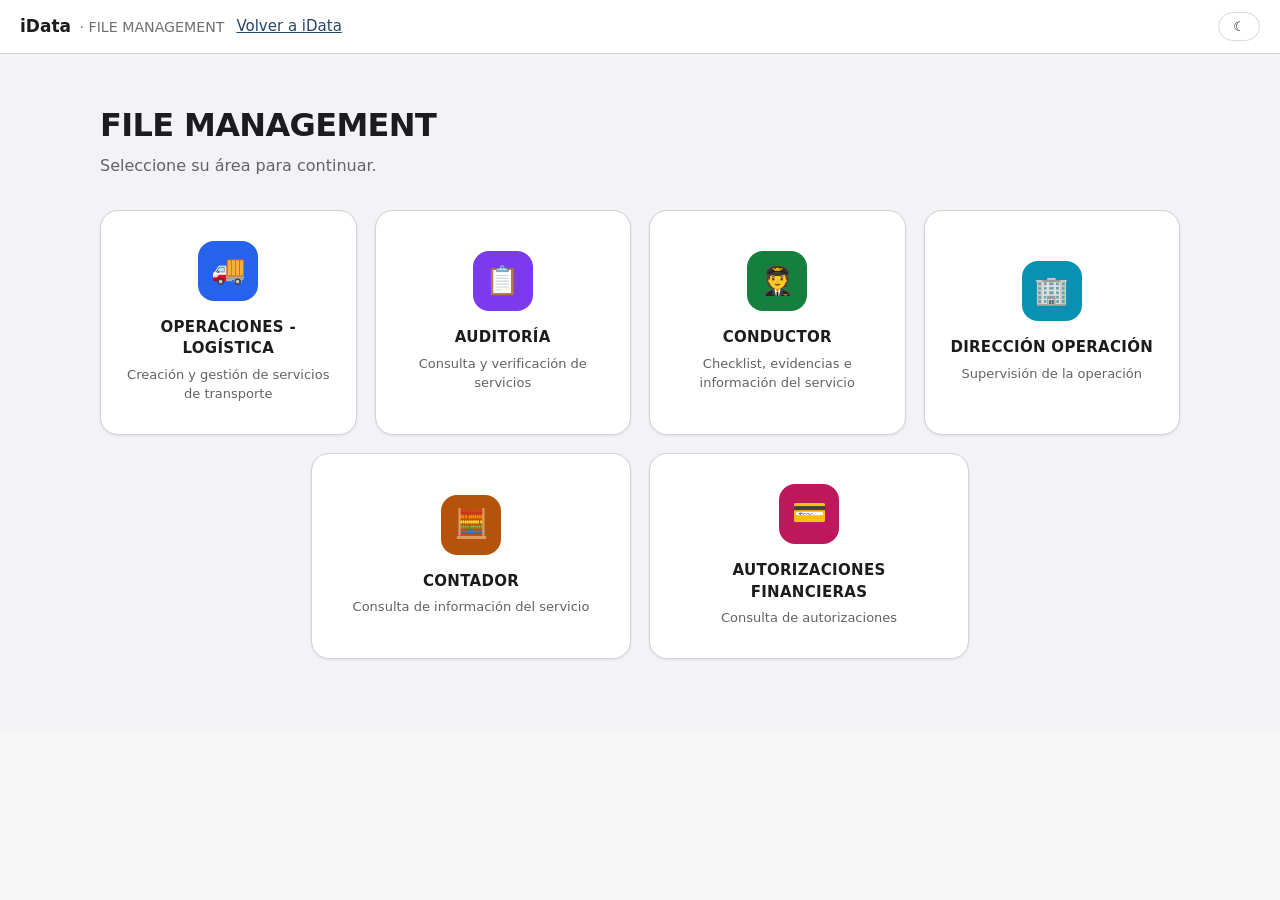
<file: file-management.html>
<!DOCTYPE html>
<html lang="es">
<head>
  <meta charset="UTF-8">
  <meta name="viewport" content="width=device-width, initial-scale=1.0">
  <meta name="description" content="FILE MANAGEMENT — Gestión documental y operativa de servicios SecurityTrans.">
  <title>FILE MANAGEMENT — SECURITYTRANS</title>
  <link rel="icon" href="./favicon.svg" type="image/svg+xml">
  <link rel="stylesheet" href="./styles.css">
  <link rel="stylesheet" href="./file-management.css">
  <script src="./theme.js"></script>
</head>
<body class="fm">
  <header class="fm-nav">
    <a class="brand" href="./index.html">iData<small style="color:var(--color-text-secondary);font-weight:400"> · FILE MANAGEMENT</small></a>
    <a class="nav-link" href="./index.html">Volver a iData</a>
    <span class="spacer"></span>
    <button class="theme-toggle" type="button" data-theme-toggle aria-label="Cambiar tema"></button>
  </header>

  <main class="fm-main">
    <div class="fm-hero">
      <h1>FILE MANAGEMENT</h1>
      <p>Seleccione su área para continuar.</p>
    </div>

    <section class="fm-areas" aria-label="Áreas de trabajo">
      <a class="fm-area-card fm-area-OPERACIONES_LOGISTICA" href="./file-login.html?area=OPERACIONES_LOGISTICA">
        <span class="fm-area-icon" aria-hidden="true">🚚</span>
        <h2>OPERACIONES - LOGÍSTICA</h2>
        <p>Creación y gestión de servicios de transporte</p>
      </a>
      <a class="fm-area-card fm-area-AUDITORIA" href="./file-login.html?area=AUDITORIA">
        <span class="fm-area-icon" aria-hidden="true">📋</span>
        <h2>AUDITORÍA</h2>
        <p>Consulta y verificación de servicios</p>
      </a>
      <a class="fm-area-card fm-area-CONDUCTOR" href="./file-login.html?area=CONDUCTOR">
        <span class="fm-area-icon" aria-hidden="true">🧑‍✈️</span>
        <h2>CONDUCTOR</h2>
        <p>Checklist, evidencias e información del servicio</p>
      </a>
      <a class="fm-area-card fm-area-DIRECCION_OPERACION" href="./file-login.html?area=DIRECCION_OPERACION">
        <span class="fm-area-icon" aria-hidden="true">🏢</span>
        <h2>DIRECCIÓN OPERACIÓN</h2>
        <p>Supervisión de la operación</p>
      </a>
      <a class="fm-area-card fm-area-CONTADOR" href="./file-login.html?area=CONTADOR">
        <span class="fm-area-icon" aria-hidden="true">🧮</span>
        <h2>CONTADOR</h2>
        <p>Consulta de información del servicio</p>
      </a>
      <a class="fm-area-card fm-area-AUTORIZACIONES_FINANCIERAS" href="./file-login.html?area=AUTORIZACIONES_FINANCIERAS">
        <span class="fm-area-icon" aria-hidden="true">💳</span>
        <h2>AUTORIZACIONES FINANCIERAS</h2>
        <p>Consulta de autorizaciones</p>
      </a>
    </section>
  </main>
</body>
</html>
</file>
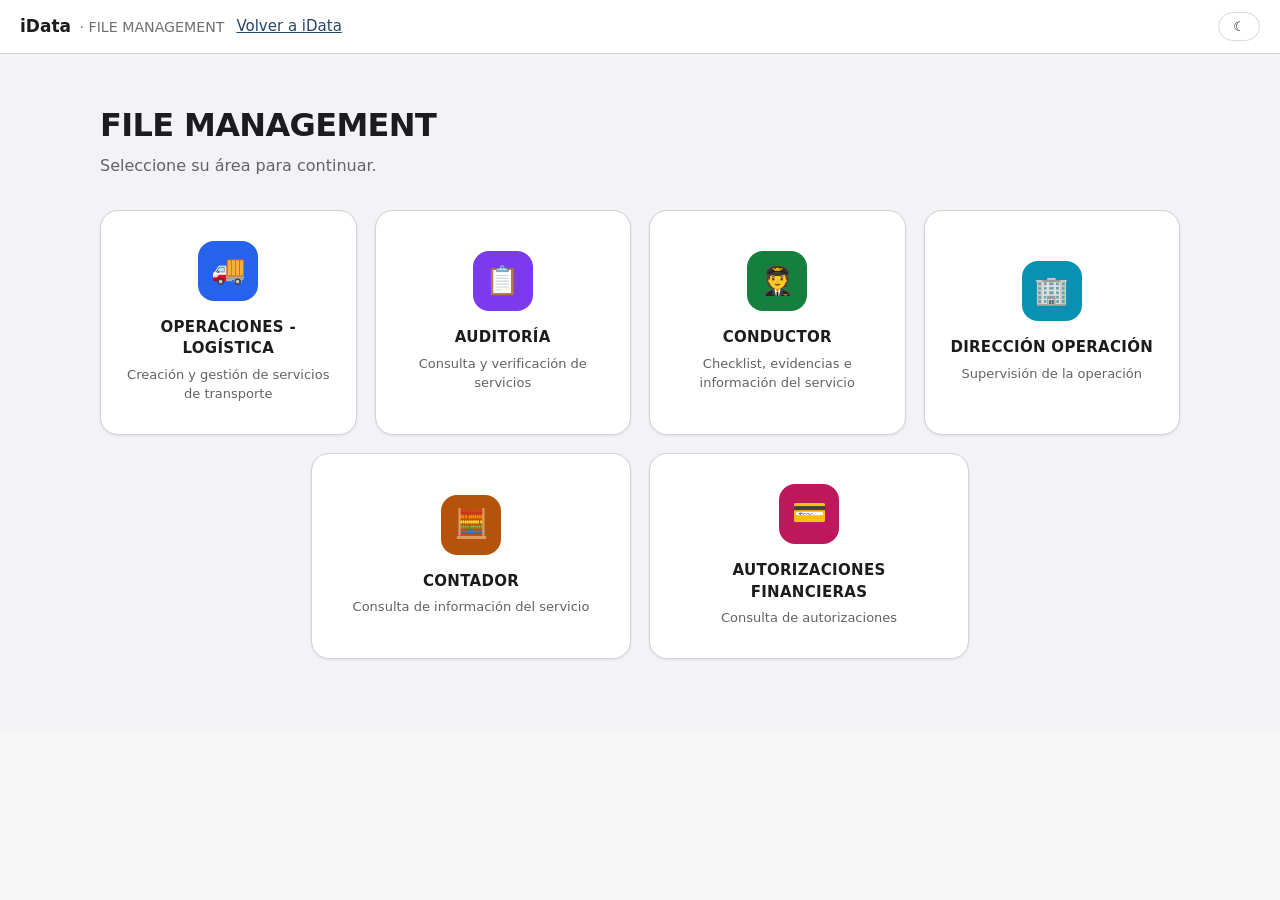
<file: file-panel.html>
<!DOCTYPE html>
<html lang="es">
<head>
  <meta charset="UTF-8">
  <meta name="viewport" content="width=device-width, initial-scale=1.0, viewport-fit=cover">
  <meta name="description" content="FILE MANAGEMENT — Panel de trabajo por área SecurityTrans.">
  <title>Panel de trabajo — FILE MANAGEMENT</title>
  <link rel="icon" href="./favicon.svg" type="image/svg+xml">
  <link rel="stylesheet" href="./styles.css">
  <link rel="stylesheet" href="./file-management.css">
  <link rel="stylesheet" href="./leaflet.css">
  <script src="./theme.js"></script>
  <script src="./leaflet.js"></script>
</head>
<body class="fm">
  <header class="fm-nav" id="TOP_BAR">
    <a class="brand" href="./index.html">iData<small>· FILE MANAGEMENT</small></a>
    <span class="nav-pill" id="TOP_AREA">Área</span>
    <span class="meta" id="TOP_USER">Usuario</span>
    <span class="meta" id="TOP_FOLIO">Folio: —</span>
    <span class="meta" id="TOP_STATUS">—</span>
    <span class="spacer"></span>
    <button class="fm-btn" type="button" id="BTN_LOGOUT">Cerrar sesión</button>
  </header>

  <main class="fm-workspace">
    <!-- Panel izquierdo -->
    <section class="fm-panel" id="PANEL">
      <div id="PANEL_CONTENT"><p class="fm-empty">Cargando…</p></div>
    </section>

    <!-- Chat compartido -->
    <section class="fm-chat" id="CHAT">
      <header class="fm-chat-head">
        <span class="avatar" id="CHAT_AVATAR">S</span>
        <div>
          <div class="titulo" id="CHAT_TITULO">Ventana de servicio</div>
          <div class="sub" id="CHAT_SUB">Seleccione un servicio</div>
        </div>
        <span class="spacer"></span>
        <span class="meta" id="CHAT_ESTADO"></span>
      </header>

      <div class="fm-timeline" id="TIMELINE" aria-label="Progreso del servicio"></div>

      <div class="fm-messages" id="MESSAGES">
        <p class="fm-empty" id="CHAT_EMPTY">Seleccione un servicio para consultar su conversación.</p>
      </div>

      <div class="fm-readonly" id="READONLY_BANNER" hidden>
        Servicio cerrado. La información y los documentos están disponibles únicamente para consulta.
      </div>

      <div class="fm-composer" id="COMPOSER" hidden>
        <div class="row">
          <label for="CATEGORIA" class="sr-only">Categoría</label>
          <select id="CATEGORIA"></select>
        </div>
        <div class="fm-attach-preview" id="ATTACH_PREVIEW" hidden></div>
        <label for="MENSAJE" class="sr-only">Mensaje</label>
        <textarea id="MENSAJE" placeholder="Escriba un mensaje…" rows="1"></textarea>
        <div class="row">
          <input type="file" id="FILE_INPUT" accept=".pdf,.jpg,.jpeg,.png,application/pdf,image/jpeg,image/png" hidden>
          <button class="fm-icon-btn" type="button" id="BTN_ADJUNTAR" aria-label="Adjuntar archivo" title="Adjuntar archivo">📎</button>
          <button class="fm-icon-btn" type="button" id="BTN_CAMARA" aria-label="Cámara" title="Tomar fotografía">📷</button>
          <span class="spacer"></span>
          <button class="fm-icon-btn send" type="button" id="BTN_ENVIAR" aria-label="Enviar">➤</button>
        </div>
      </div>

      <p class="fm-chat-status" id="CHAT_STATUS"></p>
    </section>
  </main>

  <!-- Mapa del servicio (ancho completo, bajo los paneles) -->
  <section class="fm-map" id="MAP_SECTION">
    <div class="fm-map-head">
      <div class="fm-map-titulo">
        <h2>MAPA DEL SERVICIO</h2>
        <p class="sub" id="MAP_SUB">Ubicaciones reportadas · Servicio —</p>
      </div>
      <div class="fm-map-tools" id="MAP_TOOLS">
        <button class="fm-btn" type="button" id="MAP_ULTIMA" aria-label="Última ubicación">Última ubicación</button>
        <button class="fm-btn" type="button" id="MAP_TODAS" aria-label="Todas las ubicaciones">Todas las ubicaciones</button>
        <button class="fm-btn" type="button" id="MAP_HISTORIAL" aria-label="Historial">Historial</button>
        <label class="fm-map-filter">
          <span class="sr-only">Filtrar por área</span>
          <select id="MAP_FILTRO_AREA"><option value="">Todas las áreas</option></select>
        </label>
        <button class="fm-btn" type="button" id="MAP_RECORRIDO" aria-label="Mostrar recorrido">Mostrar recorrido</button>
        <button class="fm-btn" type="button" id="MAP_FULLSCREEN" aria-label="Pantalla completa">Pantalla completa</button>
      </div>
    </div>
    <div class="fm-map-legend" id="MAP_LEGEND"></div>
    <div id="map"></div>
    <div class="fm-map-historial" id="MAP_HISTORIAL_LISTA" hidden></div>
    <p class="fm-map-nota" id="MAP_NOTA"></p>
  </section>

  <!-- Protocolo obligatorio de evidencias fotográficas -->
  <section class="fm-card" id="PROTOCOLO_SECTION">
    <div class="fm-map-titulo">
      <h2>PROTOCOLO OBLIGATORIO DE EVIDENCIAS FOTOGRÁFICAS</h2>
      <p class="sub">Evidencias con fotografía, ubicación, fecha y hora</p>
    </div>
    <div id="PROTOCOLO_LISTA"></div>
    <p class="fm-map-nota">Las evidencias deben tomarse en el momento de cada actividad, con fotografía, ubicación, fecha y hora.</p>
    <p class="fm-map-nota" style="color:var(--fm-warning)">Utiliza la cámara únicamente cuando el vehículo esté detenido en condiciones seguras. No utilices el teléfono mientras conduces.</p>
  </section>

  <!-- Perfil cronológico del servicio -->
  <section class="fm-card" id="CRONOLOGICO_SECTION">
    <div class="fm-map-titulo">
      <h2>PERFIL CRONOLÓGICO DEL SERVICIO</h2>
      <p class="sub">Eventos, evidencias y tiempos del servicio</p>
    </div>
    <div id="CRONOLOGICO"></div>
  </section>

  <!-- Cámara del conductor (getUserMedia + geolocalización) -->
  <div class="fm-camera" id="CAMERA_MODAL" hidden>
    <div class="fm-camera-top">
      <span>Tomar fotografía</span>
      <span class="spacer"></span>
      <button class="fm-icon-btn" id="CAMERA_CLOSE" aria-label="Cerrar">✕</button>
    </div>
    <video id="CAMERA_VIDEO" autoplay playsinline></video>
    <canvas id="CAMERA_CANVAS" hidden></canvas>
    <div id="CAMERA_PREVIEW" hidden></div>
    <div class="fm-camera-bottom">
      <button class="fm-btn primary" id="CAMERA_SHOOT">Capturar</button>
      <button class="fm-btn" id="CAMERA_RETAKE" hidden>Repetir fotografía</button>
      <button class="fm-btn" id="CAMERA_RELOC" hidden>Reintentar ubicación</button>
      <span class="fm-loading" id="CAMERA_GEO"></span>
    </div>
    <div class="fm-camera-annot">
      <label for="CAMERA_NOTA" class="sr-only">Nota</label>
      <textarea id="CAMERA_NOTA" placeholder="Nota de la evidencia…"></textarea>
      <button class="fm-btn primary" id="CAMERA_SEND" hidden>Enviar evidencia</button>
    </div>
  </div>

  <!-- Visor de adjuntos (imagen y PDF) -->
  <div class="fm-viewer" id="VIEWER" hidden>
    <div class="fm-viewer-top">
      <span class="fm-viewer-title" id="VIEWER_TITLE"></span>
      <span class="spacer"></span>
      <button class="fm-icon-btn" id="VIEWER_ZOOM_IN" aria-label="Acercar" title="Acercar">＋</button>
      <button class="fm-icon-btn" id="VIEWER_ZOOM_OUT" aria-label="Alejar" title="Alejar">−</button>
      <button class="fm-icon-btn" id="VIEWER_OPEN" aria-label="Abrir en pestaña nueva" title="Abrir en pestaña nueva">↗</button>
      <button class="fm-icon-btn" id="VIEWER_DOWNLOAD" aria-label="Descargar" title="Descargar">⬇</button>
      <button class="fm-icon-btn" id="VIEWER_CLOSE" aria-label="Cerrar" title="Cerrar">✕</button>
    </div>
    <div class="fm-viewer-body" id="VIEWER_BODY"></div>
  </div>

  <script type="module" src="./file-management.js"></script>
</body>
</html>
</file>
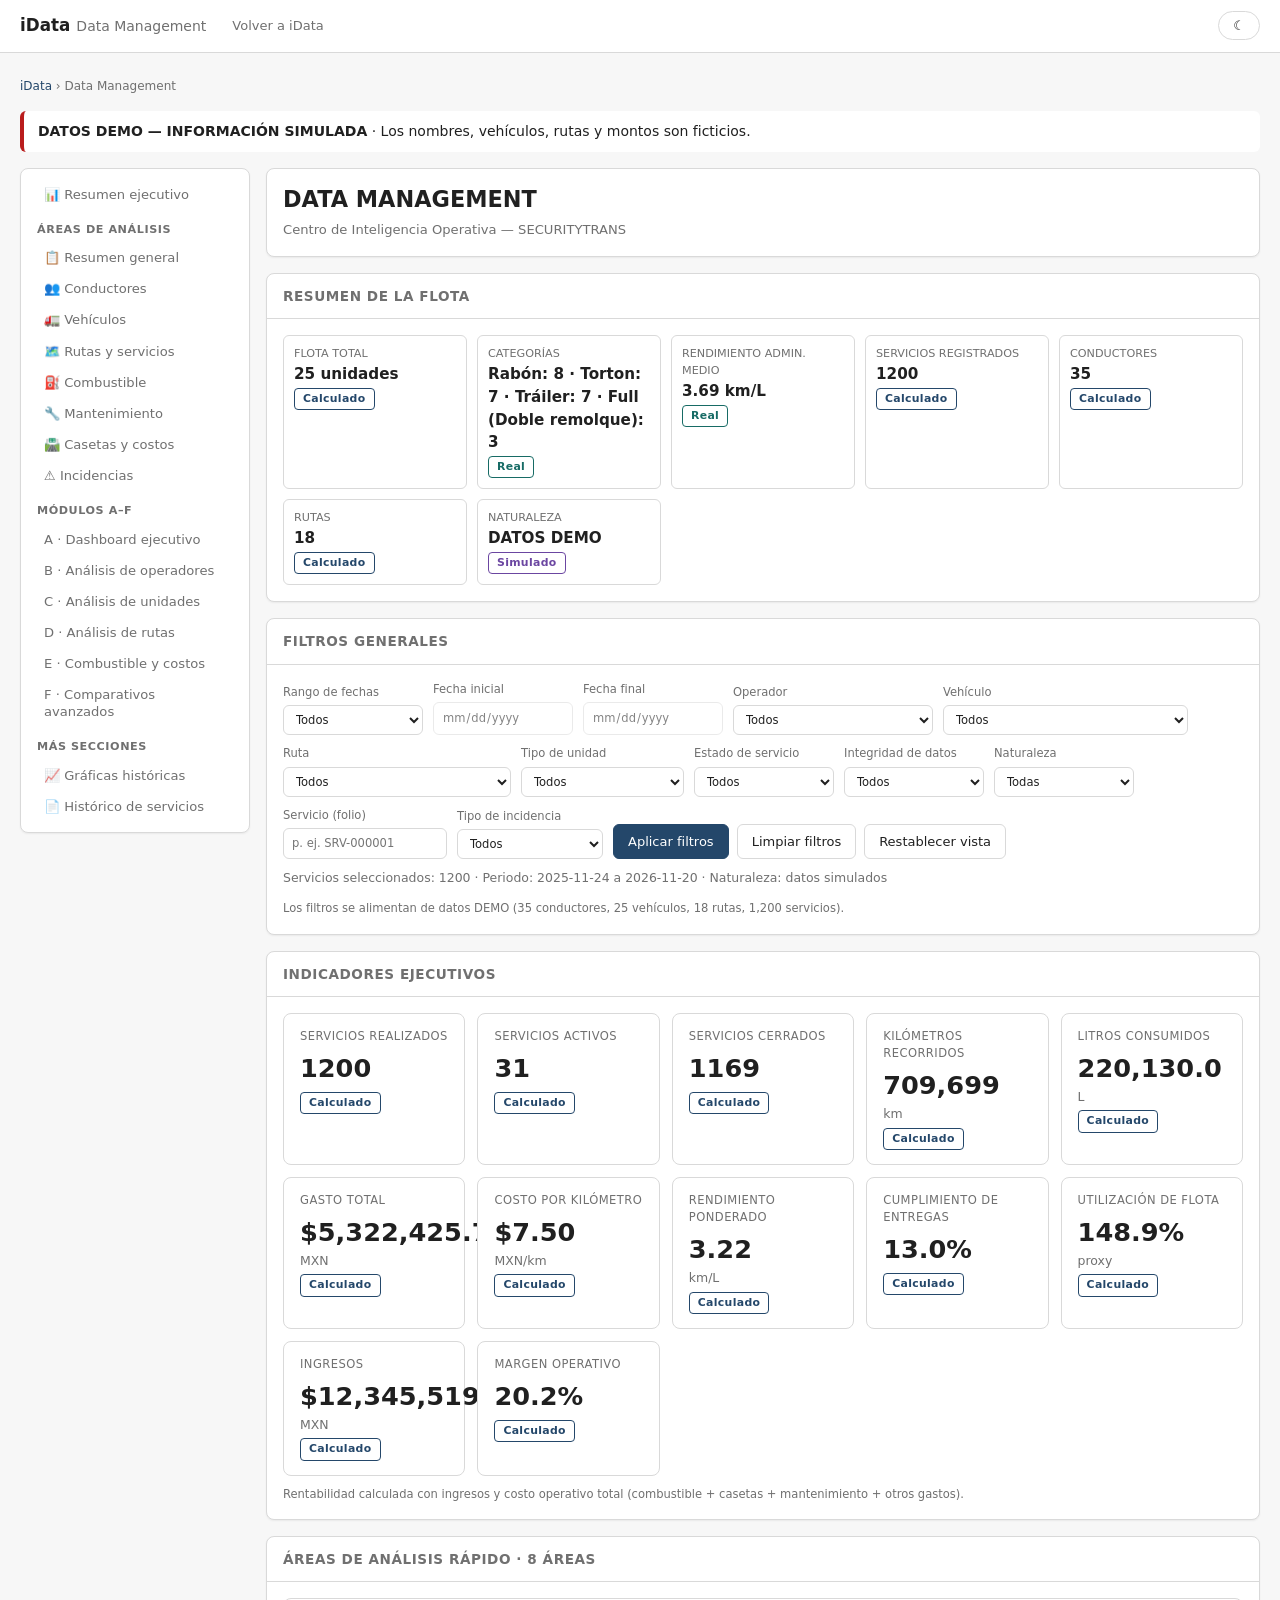
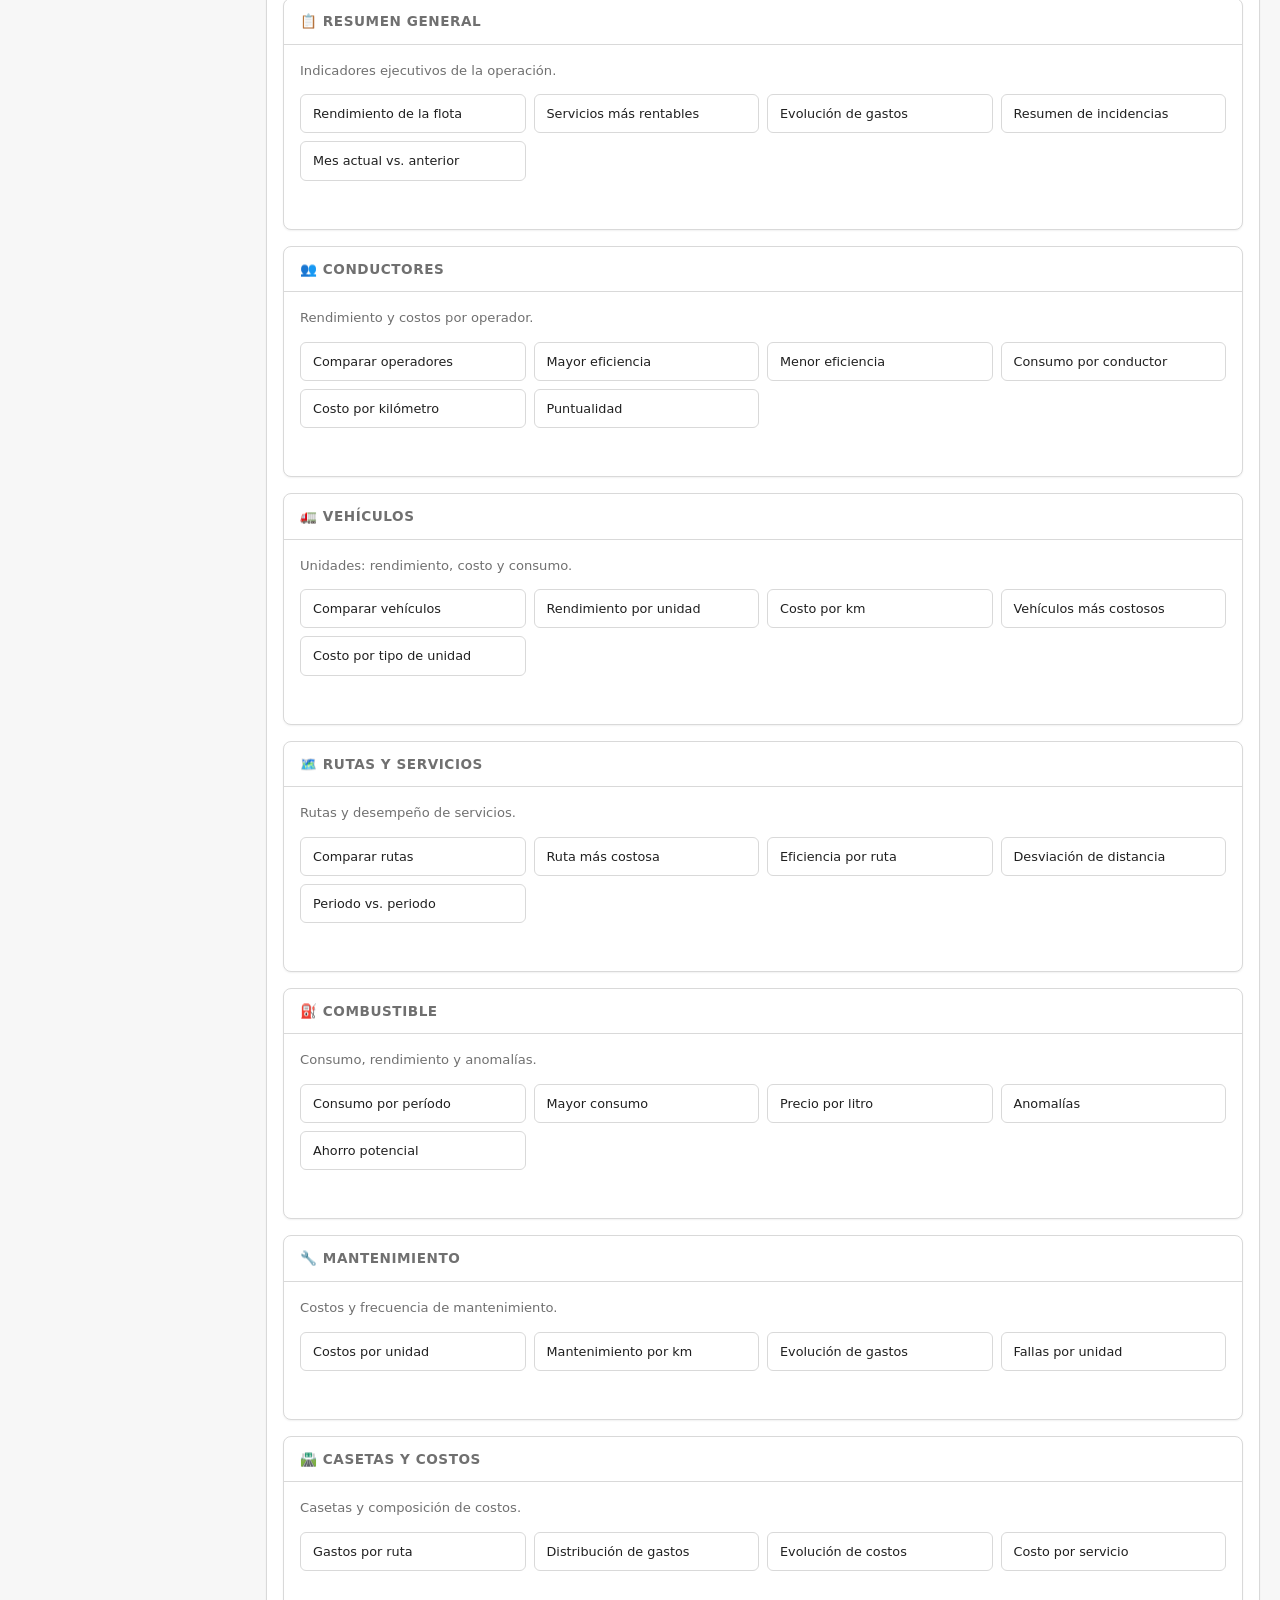
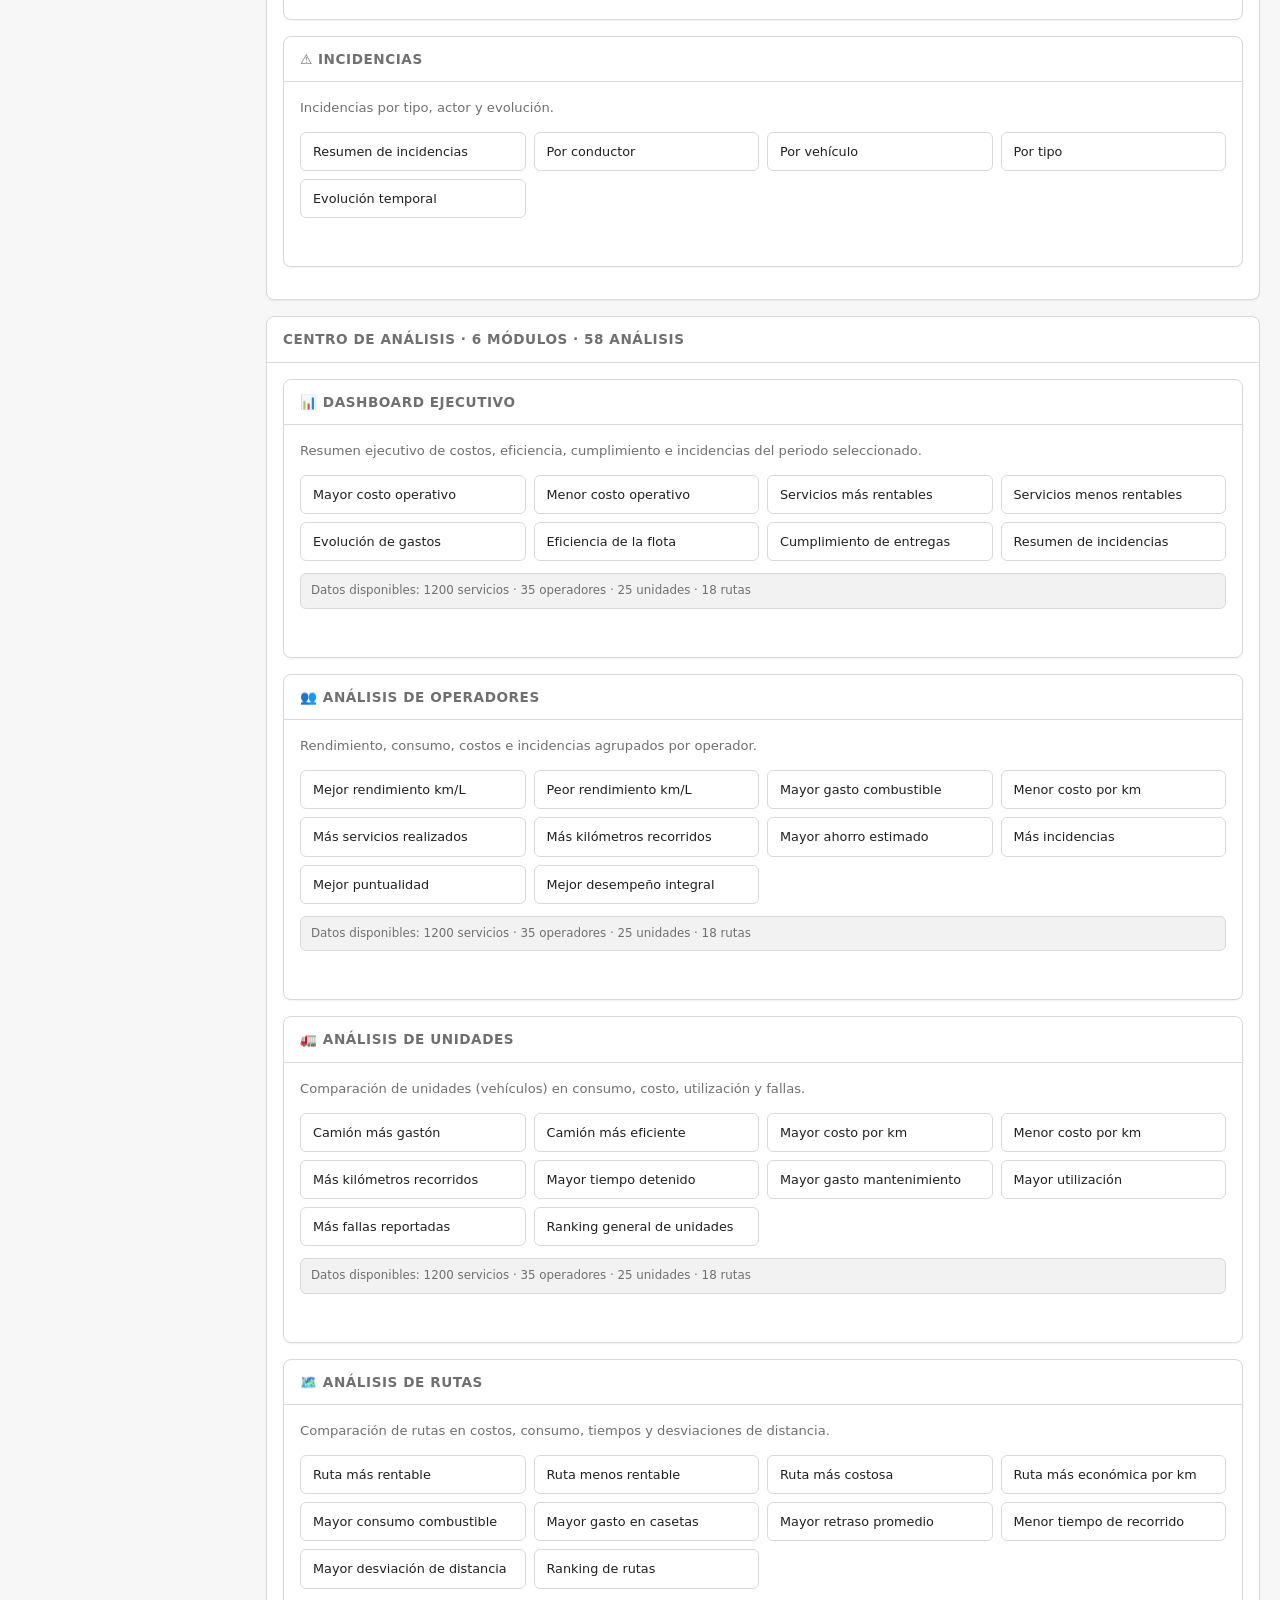
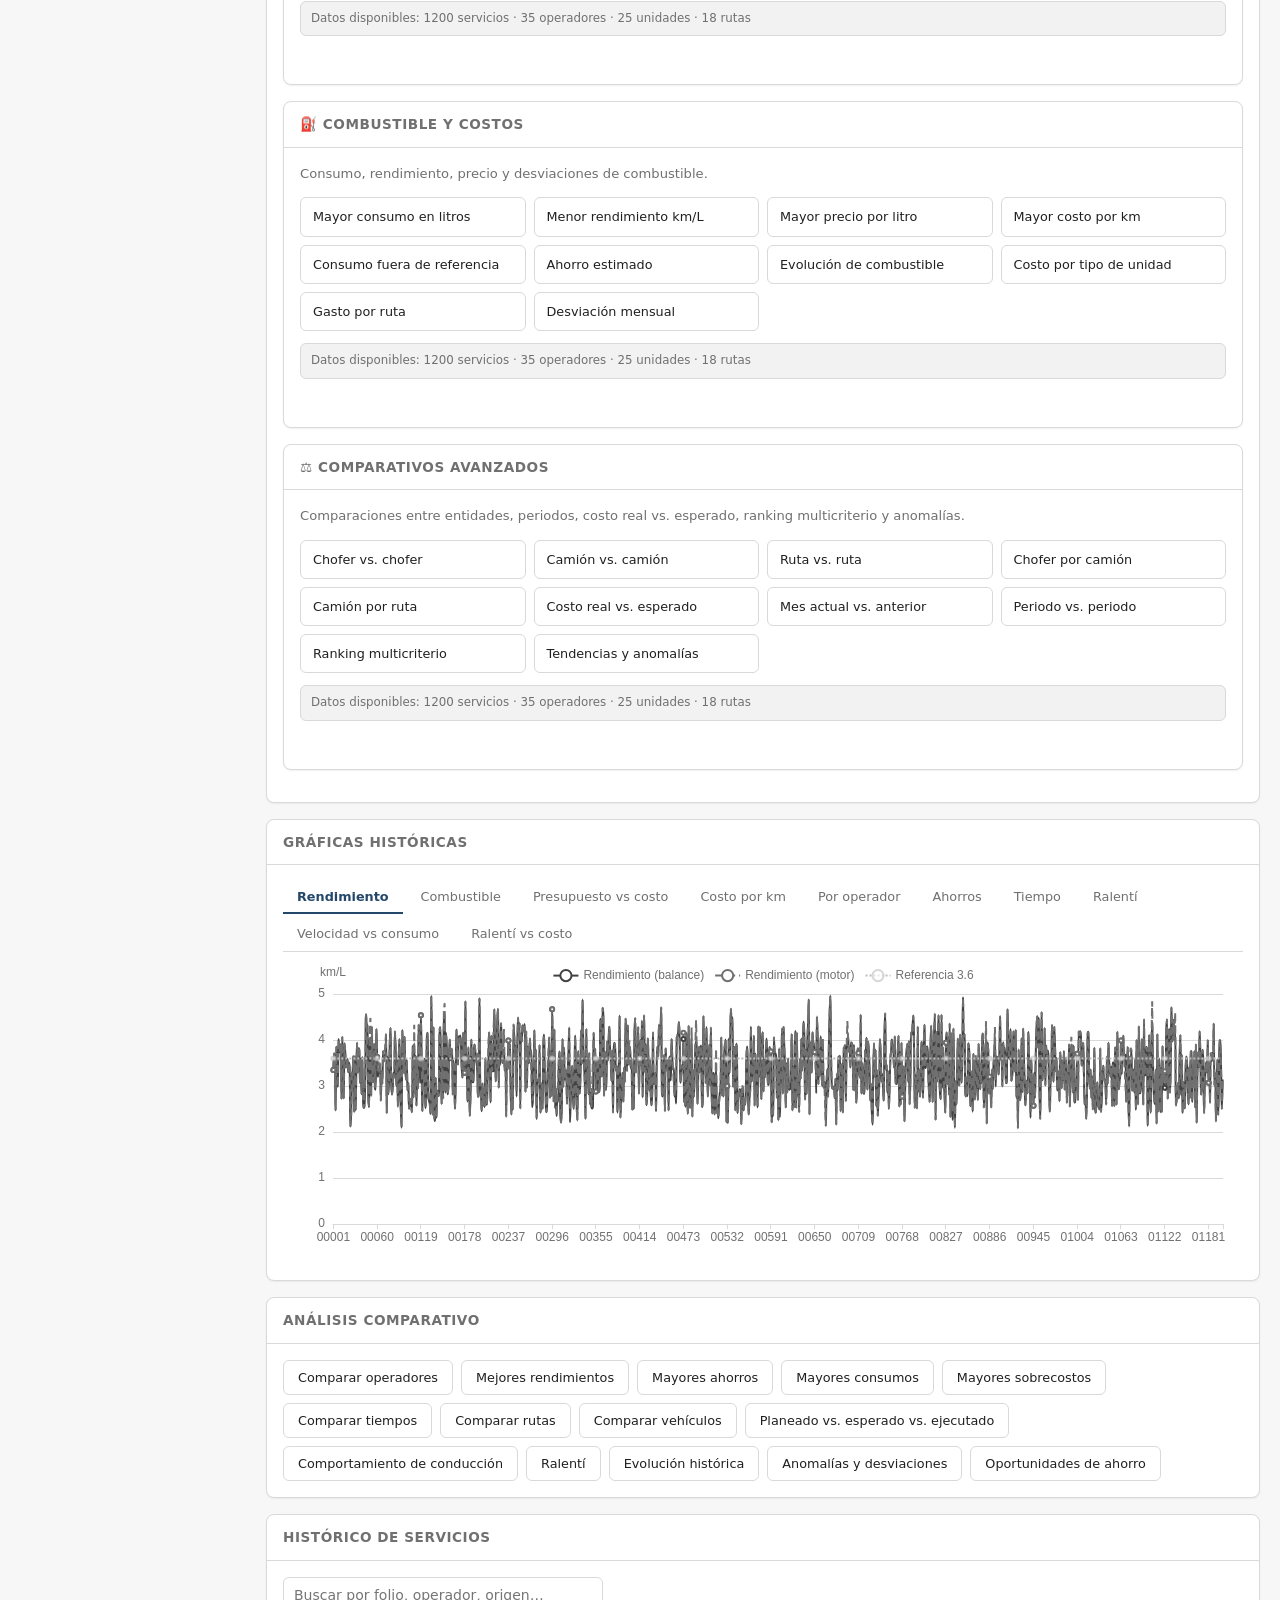
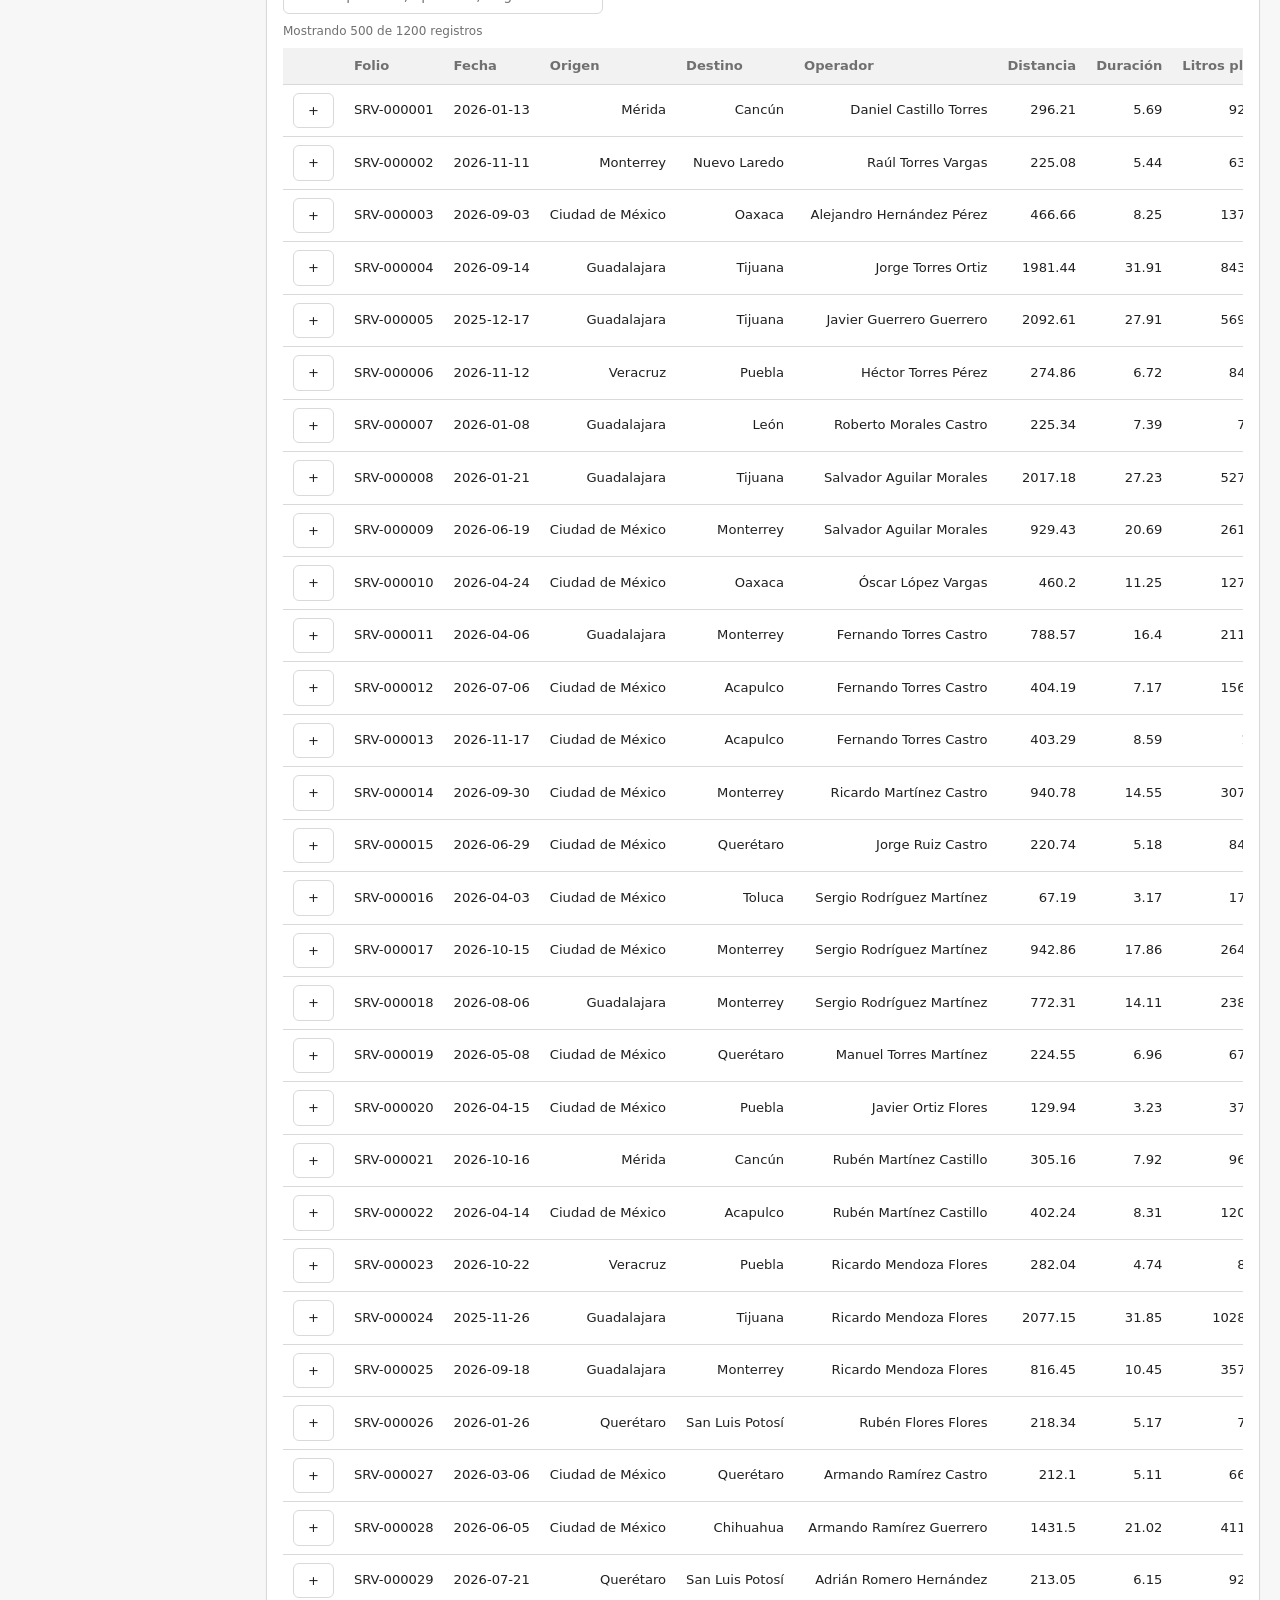
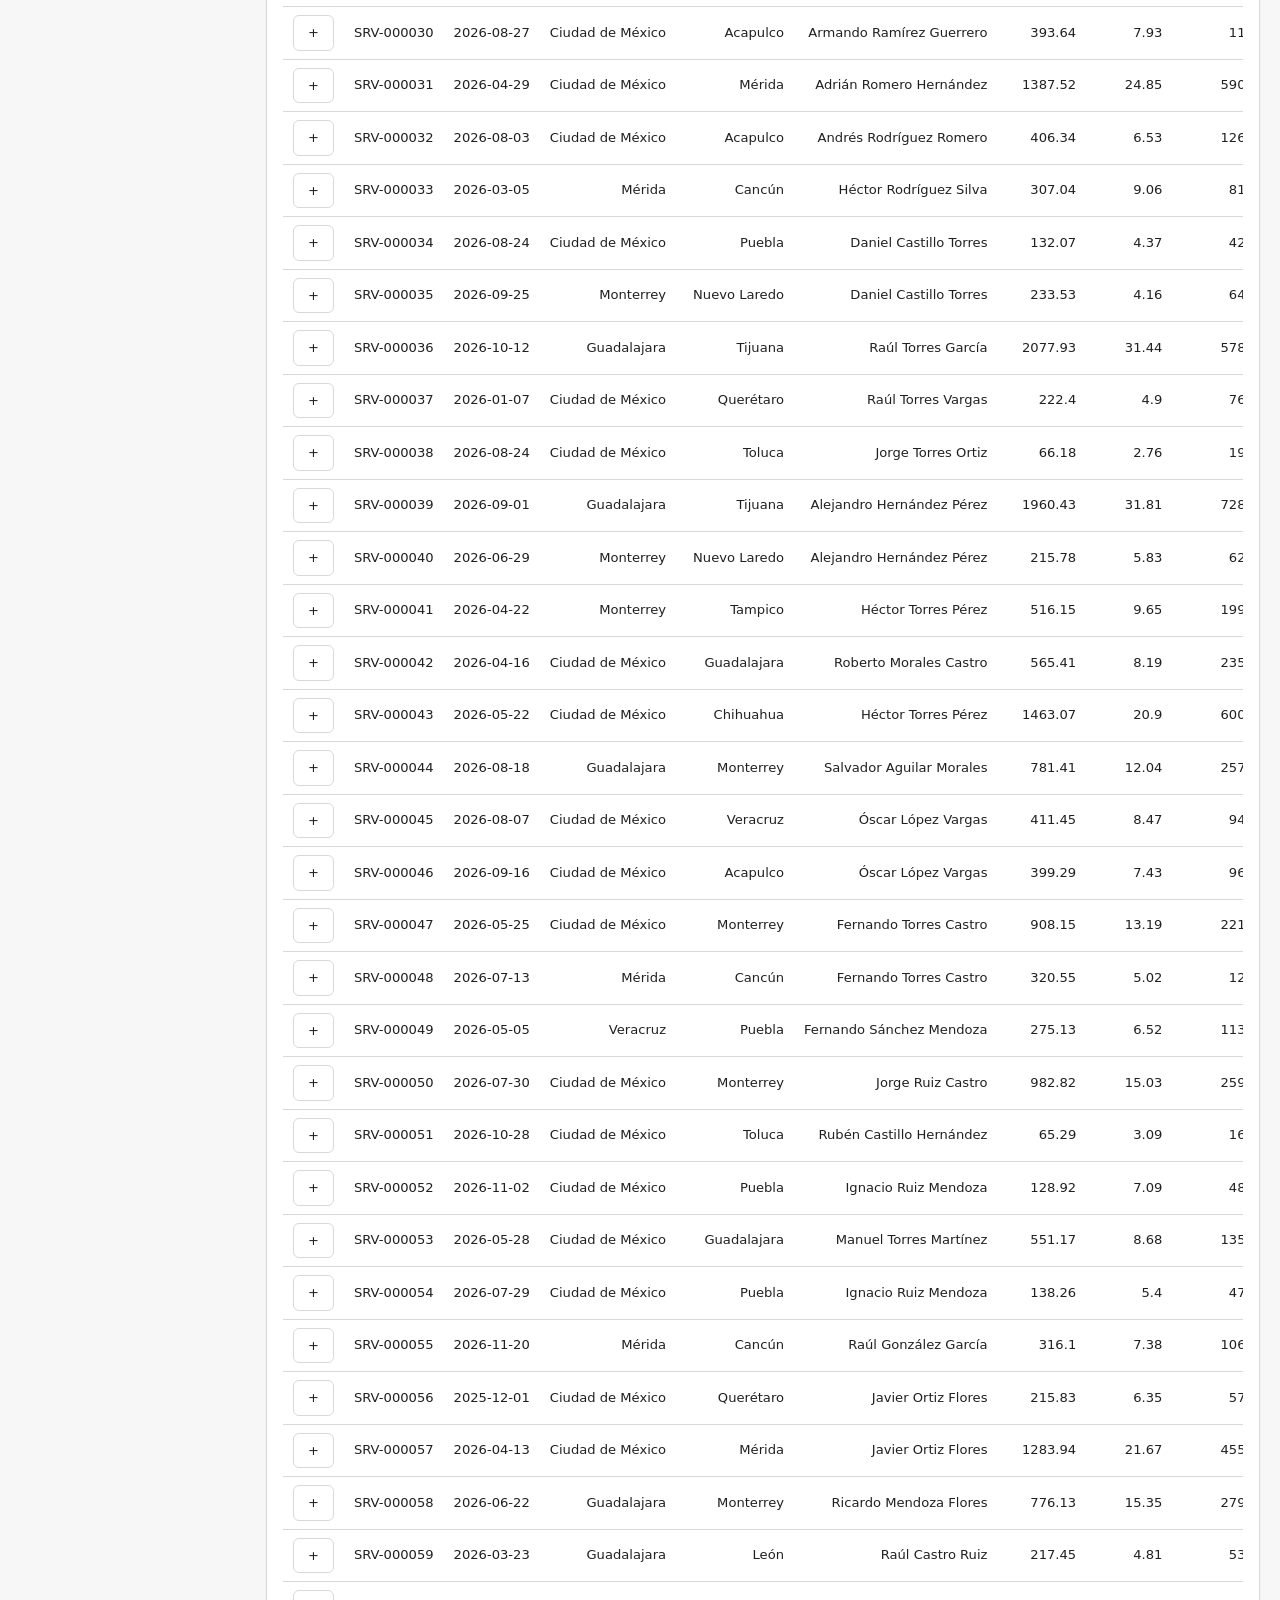
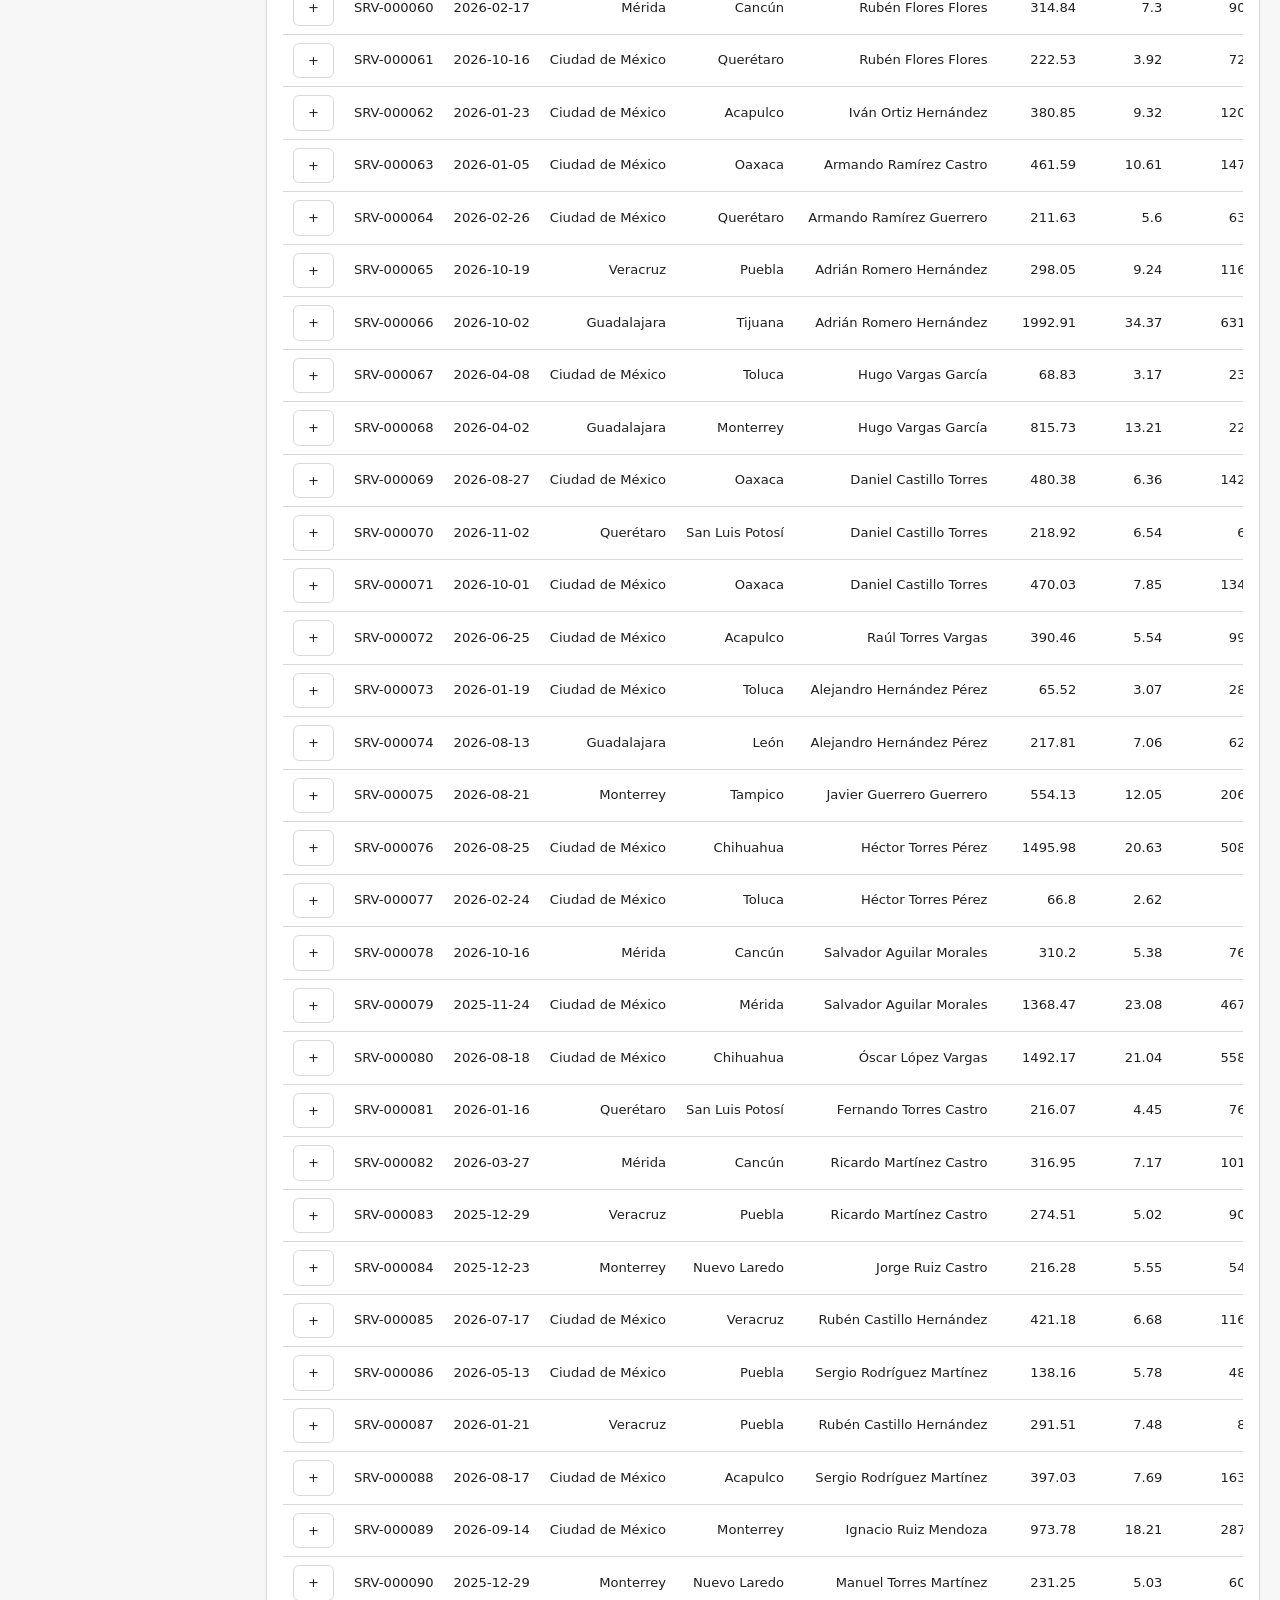
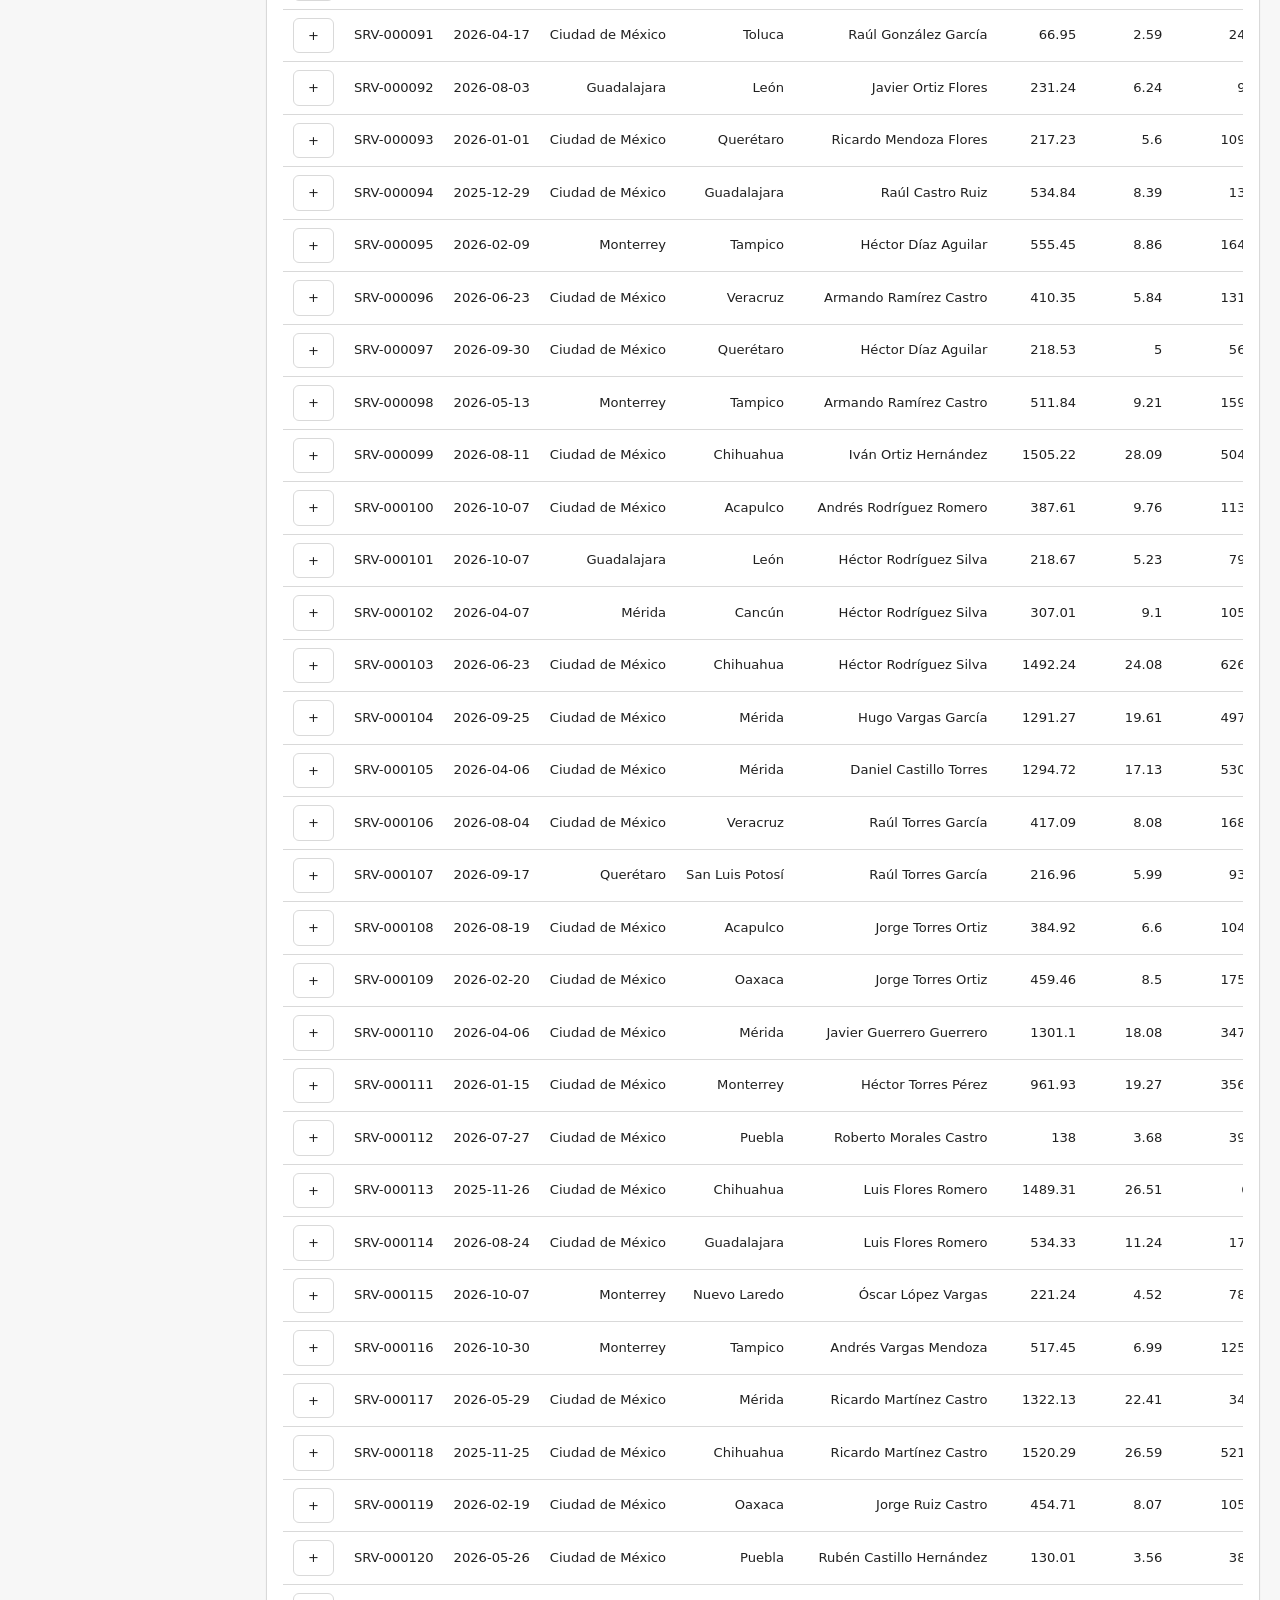
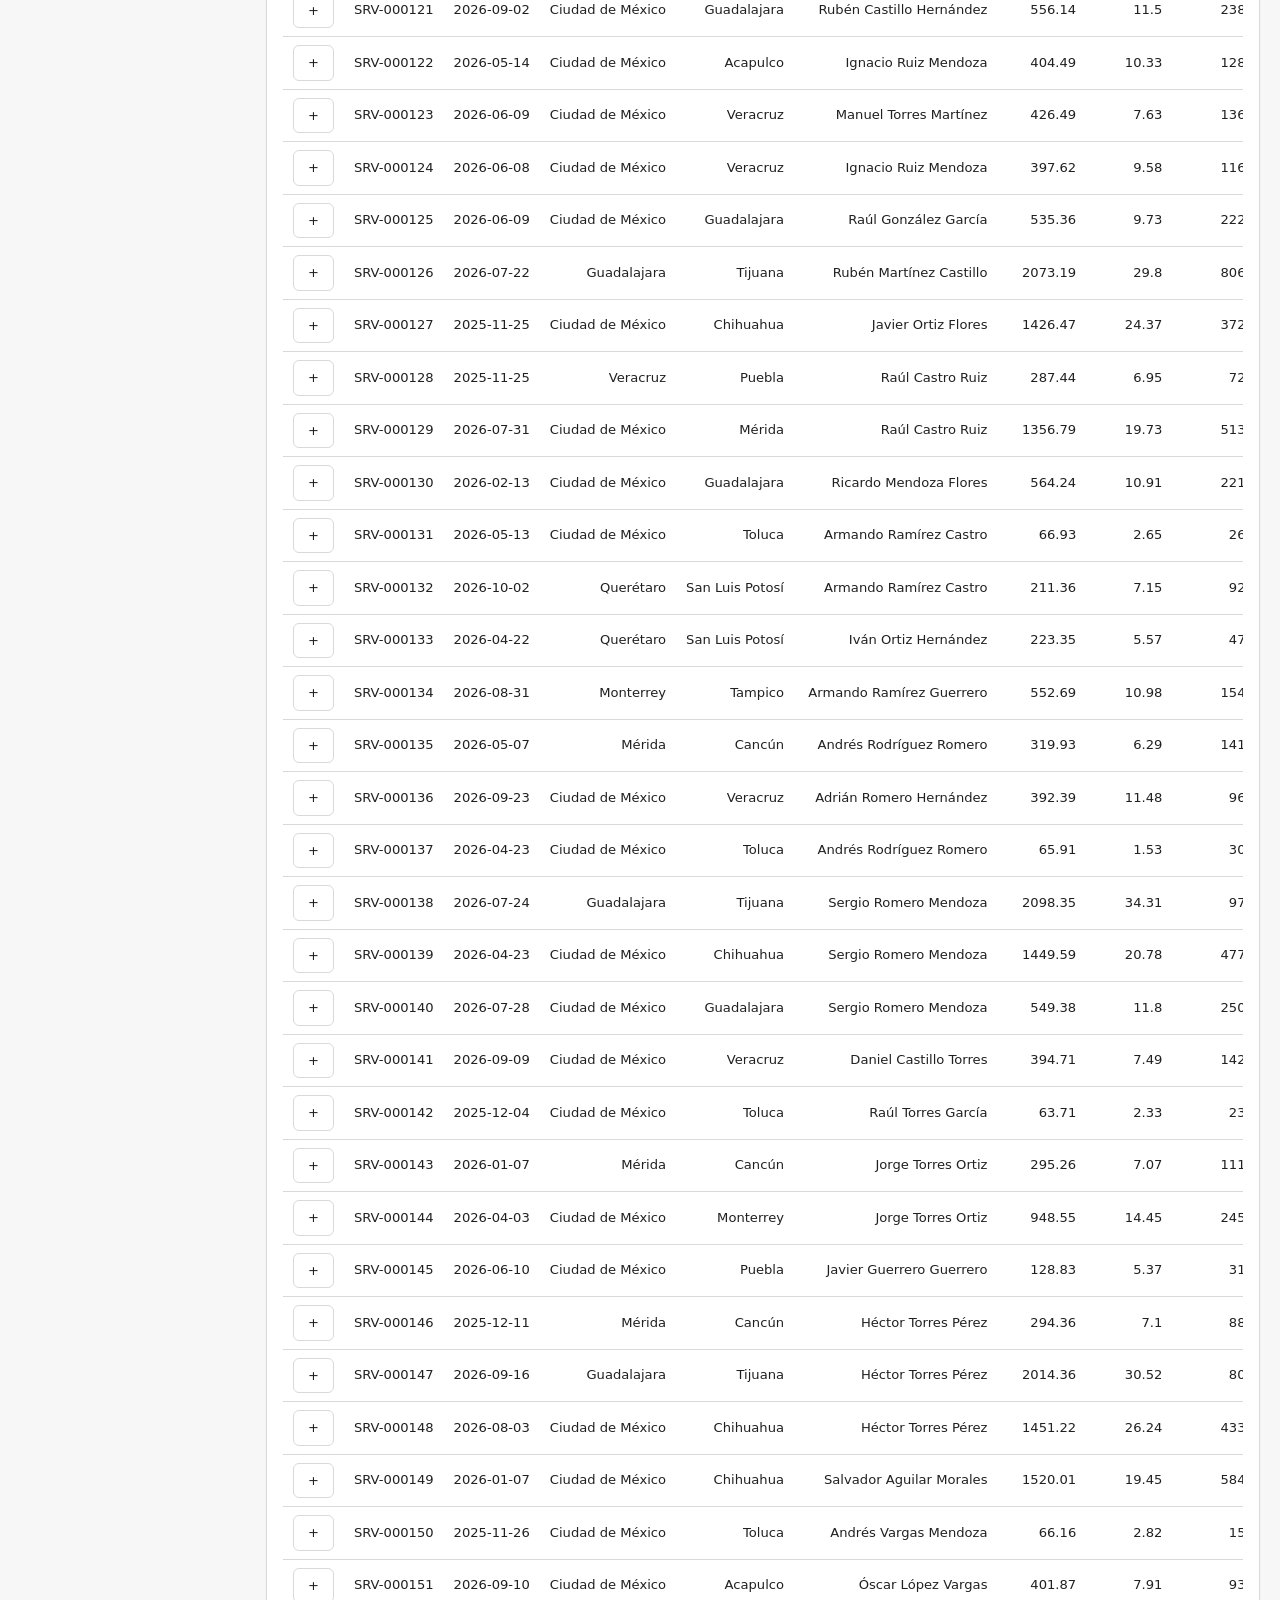
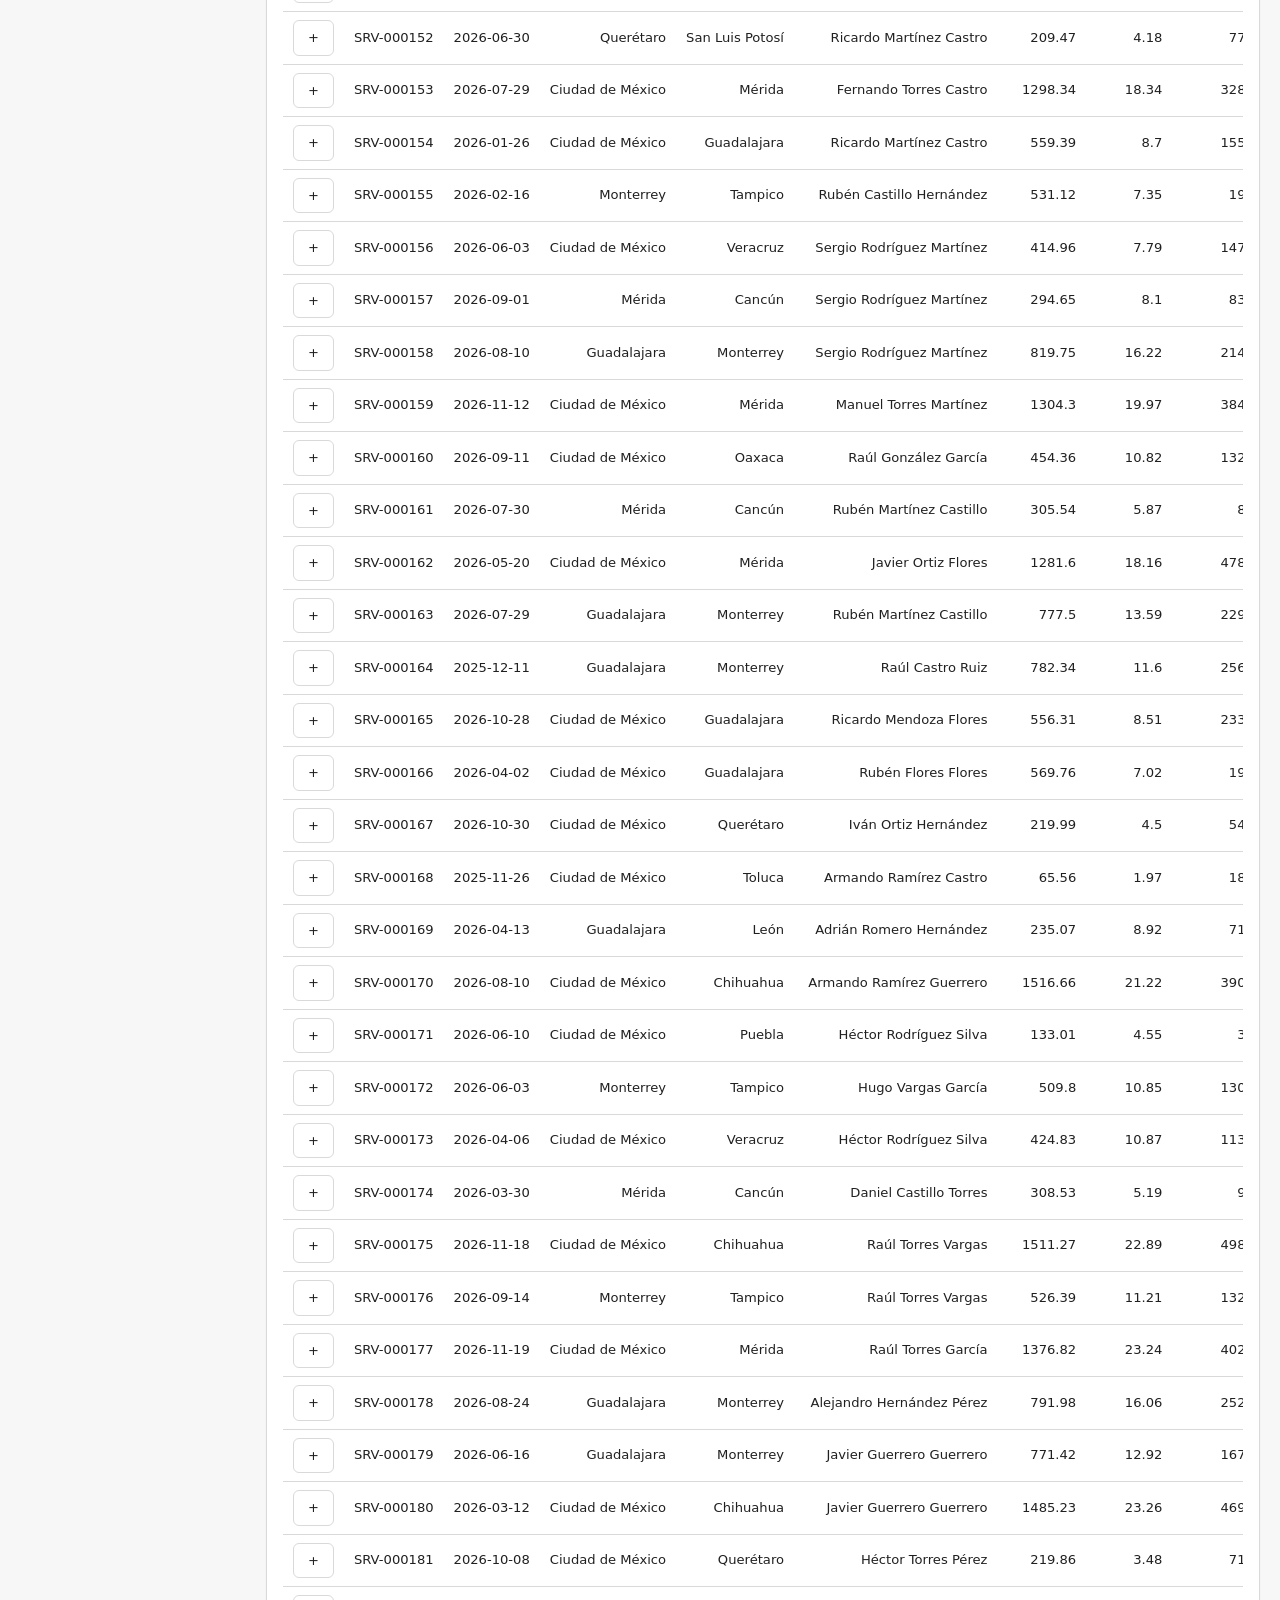
<file: fuel-management.html>
<!DOCTYPE html>
<html lang="es">
<head>
  <meta charset="UTF-8">
  <meta http-equiv="refresh" content="0; url=./data-management.html">
  <meta name="viewport" content="width=device-width, initial-scale=1.0">
  <title>Redirigiendo… — SECURITYTRANS</title>
  <link rel="icon" href="./favicon.svg" type="image/svg+xml">
  <link rel="stylesheet" href="./styles.css">
  <script>
    // Compatibilidad hacia atrás: Fuel Management ahora es Data Management.
    window.location.replace("./data-management.html");
  </script>
</head>
<body>
  <main class="landing">
    <p>Fuel Management ahora es <a href="./data-management.html">Data Management</a>.</p>
    <p class="landing-footer">Si no es redirigido automáticamente, <a href="./data-management.html">haga clic aquí</a>.</p>
  </main>
</body>
</html>
</file>
<file: styles.css>
/* ============================================================
   SECURITYTRANS — Design tokens y tema dual (claro/oscuro)
   Grayscale principal (estilo Oracle APEX Universal Theme)
   ============================================================ */

:root {
  --color-background: #F7F7F7;
  --color-surface: #FFFFFF;
  --color-surface-alt: #F2F2F2;
  --color-text: #202020;
  --color-text-secondary: #707070;
  --color-border: #D9D9D9;
  --color-primary: #24476A;
  --color-primary-contrast: #FFFFFF;
  --color-warning: #B45309;
  --color-success: #176B65;
  --color-danger: #B91C1C;
  --color-info: #24476A;
  --chart-grid: #D9D9D9;
  --chart-text: #707070;
  --color-simulado: #6B46A1;
  --color-pendiente: #B45309;
  --shadow-card: 0 1px 2px rgba(0, 0, 0, 0.06);
  --radius: 8px;
}

[data-theme="dark"] {
  --color-background: #1A1A1A;
  --color-surface: #242424;
  --color-surface-alt: #2C2C2C;
  --color-text: #EEEEEE;
  --color-text-secondary: #9E9E9E;
  --color-border: #414141;
  --color-primary: #7FA3C9;
  --color-primary-contrast: #1A1A1A;
  --color-warning: #E0A458;
  --color-success: #6BB5A8;
  --color-danger: #E08A8A;
  --color-info: #7FA3C9;
  --chart-grid: #414141;
  --chart-text: #9E9E9E;
  --color-simulado: #B79AD6;
  --color-pendiente: #E0A458;
  --shadow-card: 0 1px 2px rgba(0, 0, 0, 0.4);
}

/* Evitar parpadeo de tema en carga */
html { background: var(--color-background); }

* { box-sizing: border-box; }

body {
  margin: 0;
  font-family: "Aptos", "Segoe UI", Calibri, system-ui, -apple-system, sans-serif;
  background: var(--color-background);
  color: var(--color-text);
  font-size: 14px;
  line-height: 1.5;
  -webkit-font-smoothing: antialiased;
}

a { color: var(--color-primary); }
button { font-family: inherit; }

.sr-only {
  position: absolute; width: 1px; height: 1px;
  overflow: hidden; clip: rect(0 0 0 0); white-space: nowrap;
}

/* Selector de tema común */
.theme-toggle {
  display: inline-flex; align-items: center; gap: 6px;
  background: transparent; color: var(--color-text);
  border: 1px solid var(--color-border); border-radius: 999px;
  padding: 6px 14px; cursor: pointer; font-size: 13px;
}
.theme-toggle:hover { background: var(--color-surface-alt); }
.theme-toggle:focus-visible { outline: 2px solid var(--color-primary); outline-offset: 2px; }

@media (prefers-reduced-motion: reduce) {
  * { animation: none !important; transition: none !important; }
}
</file>
<file: landing.css>
/* ============================================================
   iData — Portada (estilo minimalista tipo Apple)
   ============================================================ */

.landing {
  min-height: 100vh;
  display: flex; flex-direction: column; align-items: center;
  justify-content: center; text-align: center;
  padding: 48px 24px;
  background: var(--color-background);
  color: var(--color-text);
  transition: background 0.3s ease, color 0.3s ease;
}

.landing-nav {
  position: absolute; top: 24px; right: 24px;
}

.landing-logo {
  max-width: 220px; max-height: 140px; width: auto; height: auto;
  object-fit: contain; margin-bottom: 40px;
}

.landing-brand { font-size: clamp(2rem, 5vw, 3.4rem); font-weight: 700; letter-spacing: -0.02em; margin: 0; }
.landing-dept { font-size: clamp(1rem, 2.5vw, 1.35rem); font-weight: 400; color: var(--color-text-secondary); margin: 12px 0 56px; }

.landing-modules {
  display: flex; flex-wrap: wrap; gap: 20px; justify-content: center;
  max-width: 720px; width: 100%;
}

.module-card {
  flex: 1 1 260px; max-width: 320px;
  display: flex; flex-direction: column; align-items: center; justify-content: center;
  padding: 40px 24px; border-radius: 18px; text-decoration: none;
  background: var(--color-surface); border: 1px solid var(--color-border);
  color: var(--color-text); box-shadow: var(--shadow-card);
  transition: transform 0.2s ease, box-shadow 0.2s ease;
}
.module-card:hover { transform: translateY(-3px); box-shadow: 0 8px 24px rgba(0,0,0,0.08); }
.module-card:focus-visible { outline: 2px solid var(--color-primary); outline-offset: 3px; }

.module-card .module-icon {
  width: 56px; height: 56px; border-radius: 14px;
  display: flex; align-items: center; justify-content: center;
  font-size: 26px; margin-bottom: 18px; color: var(--color-primary-contrast);
  background: var(--color-primary);
}
.module-card h2 { margin: 0 0 6px; font-size: 1.05rem; letter-spacing: 0.06em; }
.module-card p { margin: 0; font-size: 0.85rem; color: var(--color-text-secondary); }

.module-card.disabled { opacity: 0.6; cursor: default; }
.module-card.disabled:hover { transform: none; box-shadow: var(--shadow-card); }
.module-badge {
  display: inline-block; margin-top: 12px; font-size: 0.72rem; letter-spacing: 0.05em;
  color: var(--color-warning); border: 1px solid var(--color-warning);
  padding: 3px 10px; border-radius: 999px;
}

.landing-footer { margin-top: 64px; font-size: 0.78rem; color: var(--color-text-secondary); }

@media (max-width: 640px) {
  .landing-logo { max-width: 160px; }
  .landing-dept { margin-bottom: 36px; }
  .module-card { max-width: none; padding: 32px 20px; }
}
</file>
<file: dashboard.css>
/* ============================================================
   SECURITYTRANS — Dashboard (estilo Oracle APEX Universal Theme)
   ============================================================ */

/* --- Navegación superior --- */
.app-nav {
  display: flex; align-items: center; gap: 16px; flex-wrap: wrap;
  padding: 10px 20px; background: var(--color-surface);
  border-bottom: 1px solid var(--color-border); position: sticky; top: 0; z-index: 20;
}
.app-nav .brand { font-weight: 700; font-size: 1.05rem; color: var(--color-text); text-decoration: none; }
.app-nav .brand small { color: var(--color-text-secondary); font-weight: 400; margin-left: 6px; }
.app-nav .spacer { flex: 1; }
.app-nav .nav-link {
  color: var(--color-text-secondary); text-decoration: none; font-size: 13px;
  padding: 6px 10px; border-radius: 6px;
}
.app-nav .nav-link:hover { color: var(--color-text); background: var(--color-surface-alt); }

/* --- Contenedor --- */
.app-main { max-width: 1360px; margin: 0 auto; padding: 16px 20px 64px; }

/* --- Breadcrumb --- */
.breadcrumb { font-size: 12px; color: var(--color-text-secondary); margin: 8px 0 16px; }
.breadcrumb a { color: var(--color-primary); text-decoration: none; }

/* --- Regiones --- */
.region {
  background: var(--color-surface); border: 1px solid var(--color-border);
  border-radius: var(--radius); margin-bottom: 16px; box-shadow: var(--shadow-card);
}
.region-title {
  padding: 12px 16px; font-size: 0.85rem; font-weight: 700;
  letter-spacing: 0.04em; text-transform: uppercase; color: var(--color-text-secondary);
  border-bottom: 1px solid var(--color-border);
}
.region-body { padding: 16px; }

/* --- Cards de KPI --- */
.kpi-grid {
  display: grid; grid-template-columns: repeat(auto-fill, minmax(180px, 1fr)); gap: 12px;
}
.kpi { padding: 14px 16px; border: 1px solid var(--color-border); border-radius: var(--radius); background: var(--color-surface); }
.kpi .kpi-label { font-size: 0.72rem; color: var(--color-text-secondary); text-transform: uppercase; letter-spacing: 0.04em; }
.kpi .kpi-value { font-size: 1.6rem; font-weight: 700; margin: 4px 0 0; }
.kpi .kpi-unit { font-size: 0.78rem; color: var(--color-text-secondary); }
.kpi .kpi-note { font-size: 0.7rem; color: var(--color-text-secondary); margin-top: 4px; }

/* --- Tarjeta de vehículo --- */
.vehicle-profile {
  display: grid; grid-template-columns: repeat(auto-fill, minmax(170px, 1fr)); gap: 10px;
}
.vehicle-profile .vp-item { padding: 10px; border: 1px solid var(--color-border); border-radius: 6px; }
.vp-label { font-size: 0.7rem; color: var(--color-text-secondary); text-transform: uppercase; }
.vp-value { font-weight: 600; font-size: 0.95rem; }
.vp-status { font-size: 0.68rem; margin-top: 2px; }

/* Estados de datos (texto + color) */
.status-chip {
  display: inline-block; font-size: 0.68rem; font-weight: 600; letter-spacing: 0.03em;
  padding: 2px 8px; border-radius: 4px; border: 1px solid var(--color-border);
}
.status-chip.simulado { color: var(--color-simulado); border-color: var(--color-simulado); }
.status-chip.pendiente { color: var(--color-pendiente); border-color: var(--color-pendiente); }
.status-chip.real { color: var(--color-success); border-color: var(--color-success); }
.status-chip.calculado { color: var(--color-info); border-color: var(--color-info); }
.status-chip.alerta { color: var(--color-danger); border-color: var(--color-danger); }

/* --- Filtros --- */
.filter-bar { display: flex; flex-wrap: wrap; gap: 10px; align-items: flex-end; }
.filter-bar label { display: flex; flex-direction: column; font-size: 0.72rem; color: var(--color-text-secondary); gap: 4px; }
.filter-bar select, .filter-bar input {
  font: inherit; color: var(--color-text); background: var(--color-surface);
  border: 1px solid var(--color-border); border-radius: 6px; padding: 6px 8px; min-width: 140px;
}
.filter-actions { display: flex; gap: 8px; }
.btn {
  font: inherit; font-size: 13px; padding: 7px 14px; border-radius: 6px; cursor: pointer;
  border: 1px solid var(--color-border); background: var(--color-surface); color: var(--color-text);
}
.btn:hover { background: var(--color-surface-alt); }
.btn.primary { background: var(--color-primary); color: var(--color-primary-contrast); border-color: var(--color-primary); }
.btn:focus-visible { outline: 2px solid var(--color-primary); outline-offset: 2px; }

.filter-summary { font-size: 0.78rem; color: var(--color-text-secondary); margin-top: 10px; }

/* --- Grupos de botones --- */
.button-group { display: flex; flex-wrap: wrap; gap: 8px; }
.button-group .btn { font-size: 0.8rem; }

/* --- Tabla tipo Interactive Report --- */
.table-wrap { overflow-x: auto; }
table.ir { width: 100%; border-collapse: collapse; font-size: 0.82rem; }
table.ir th, table.ir td { padding: 8px 10px; text-align: left; border-bottom: 1px solid var(--color-border); white-space: nowrap; }
table.ir th { font-weight: 700; color: var(--color-text-secondary); background: var(--color-surface-alt); position: sticky; top: 0; cursor: pointer; }
table.ir tbody tr:hover { background: var(--color-surface-alt); }
table.ir .num { text-align: right; }
.ir-search { width: 100%; max-width: 320px; padding: 7px 10px; border: 1px solid var(--color-border); border-radius: 6px; font: inherit; background: var(--color-surface); color: var(--color-text); }
.ir-meta { font-size: 0.75rem; color: var(--color-text-secondary); margin: 8px 0; }

/* --- Detalle expandible --- */
.service-detail-row { background: var(--color-surface-alt); border: 1px solid var(--color-border); border-radius: 6px; }
.detail-section { margin-bottom: 12px; }
.detail-section h4 { font-size: 0.8rem; text-transform: uppercase; letter-spacing: 0.04em; color: var(--color-text-secondary); margin: 0 0 8px; }

/* --- Alertas --- */
.alert {
  border-left: 4px solid var(--color-border); padding: 10px 14px; border-radius: 6px;
  background: var(--color-surface); margin-bottom: 8px;
}
.alert.info { border-left-color: var(--color-info); }
.alert.obs { border-left-color: var(--color-warning); }
.alert.warn { border-left-color: var(--color-danger); }
.alert.rev { border-left-color: var(--color-danger); }
.alert .alert-head { display: flex; justify-content: space-between; font-weight: 600; font-size: 0.82rem; }
.alert .alert-body { font-size: 0.78rem; color: var(--color-text-secondary); margin-top: 4px; }

/* --- Tabs --- */
.tabs { display: flex; flex-wrap: wrap; gap: 4px; border-bottom: 1px solid var(--color-border); margin-bottom: 12px; }
.tab {
  padding: 8px 14px; cursor: pointer; font-size: 0.8rem; border: none; background: transparent;
  color: var(--color-text-secondary); border-bottom: 2px solid transparent;
}
.tab.active { color: var(--color-primary); border-bottom-color: var(--color-primary); font-weight: 600; }

/* --- Contenedor de gráficas --- */
.chart { width: 100%; height: 300px; }
.chart-sm { width: 100%; height: 220px; }

/* --- Mapa --- */
#map { height: 360px; border-radius: 6px; }
.map-legend { font-size: 0.75rem; color: var(--color-text-secondary); margin-top: 8px; }

/* --- Colapsables --- */
.collapsible summary {
  cursor: pointer; font-weight: 600; font-size: 0.85rem;
  padding: 8px 0; list-style-position: inside;
}

/* --- Mensajes de estado --- */
.state-msg { padding: 12px; color: var(--color-text-secondary); font-size: 0.85rem; }

/* --- Responsive --- */
@media (max-width: 768px) {
  .app-main { padding: 12px 12px 48px; }
  .kpi-grid { grid-template-columns: repeat(2, 1fr); }
  .app-nav { gap: 8px; }
  .chart { height: 240px; }
  /* Tabla → tarjetas en móvil */
  table.ir { display: block; }
  table.ir thead { display: none; }
  table.ir tbody { display: block; }
  table.ir tr { display: block; border: 1px solid var(--color-border); border-radius: 6px; margin-bottom: 10px; padding: 8px; }
  table.ir td { display: flex; justify-content: space-between; border: none; padding: 4px 6px; }
  table.ir td::before { content: attr(data-label); font-weight: 700; color: var(--color-text-secondary); margin-right: 12px; }
}
</file>
<file: data-management.css>
/* ============================================================
   SECURITYTRANS — DATA MANAGEMENT · Estilos de análisis
   Reutiliza tokens de styles.css y componentes de dashboard.css.
   ============================================================ */

/* --- Módulos de análisis --- */
.status-chip.insuficiente { color: var(--color-pendiente); border-color: var(--color-pendiente); }

/* --- Layout con menú lateral --- */
.dm-layout {
  display: grid; grid-template-columns: 230px minmax(0, 1fr); gap: 16px;
  align-items: start;
}
.dm-sidebar {
  position: sticky; top: 70px; align-self: start;
  max-height: calc(100vh - 90px); overflow-y: auto;
  background: var(--color-surface); border: 1px solid var(--color-border);
  border-radius: var(--radius); padding: 10px; box-shadow: var(--shadow-card);
}
.dm-sidebar a.dm-side-item {
  display: block; padding: 7px 10px; border-radius: 6px; text-decoration: none;
  color: var(--color-text-secondary); font-size: 0.82rem; line-height: 1.3;
  border-left: 3px solid transparent;
}
.dm-sidebar a.dm-side-item:hover { background: var(--color-surface-alt); color: var(--color-text); }
.dm-sidebar a.dm-side-item.active {
  color: var(--color-primary); background: var(--color-surface-alt);
  border-left-color: var(--color-primary); font-weight: 600;
}
.dm-sidebar .dm-side-group {
  font-size: 0.7rem; text-transform: uppercase; letter-spacing: 0.05em;
  color: var(--color-text-secondary); margin: 12px 6px 4px; font-weight: 700;
}
.dm-content { min-width: 0; }

/* --- Responsive --- */
@media (max-width: 900px) {
  .dm-layout { grid-template-columns: 1fr; }
  .dm-sidebar { position: static; max-height: none; display: flex; flex-wrap: wrap; gap: 4px; }
  .dm-sidebar .dm-side-group { width: 100%; margin-top: 8px; }
  .dm-sidebar a.dm-side-item { border-left: none; border-bottom: 2px solid transparent; }
  .dm-sidebar a.dm-side-item.active { border-bottom-color: var(--color-primary); }
}

.dm-module .region-title { display: flex; align-items: baseline; gap: 8px; }

.dm-desc {
  margin: 0 0 14px; font-size: 0.82rem; color: var(--color-text-secondary);
}

.dm-button-grid {
  display: grid; grid-template-columns: repeat(auto-fill, minmax(200px, 1fr)); gap: 8px;
  margin-bottom: 12px;
}
.dm-btn {
  font-size: 0.8rem; text-align: left; padding: 9px 12px;
  transition: background 0.15s ease, border-color 0.15s ease;
}
.dm-btn:hover { border-color: var(--color-primary); }
.dm-btn:focus-visible { outline: 2px solid var(--color-primary); outline-offset: 2px; }

.dm-status {
  font-size: 0.74rem; color: var(--color-text-secondary);
  padding: 8px 10px; background: var(--color-surface-alt);
  border: 1px solid var(--color-border); border-radius: 6px; margin-bottom: 10px;
}
.dm-recent {
  font-size: 0.74rem; color: var(--color-text-secondary); margin-bottom: 12px;
}
.dm-recent strong { color: var(--color-text); }

.dm-result-area { min-height: 20px; }

.dm-result {
  border: 1px solid var(--color-border); border-radius: var(--radius);
  padding: 14px 16px; background: var(--color-surface);
}
.dm-result-title {
  font-size: 0.9rem; font-weight: 700; margin-bottom: 12px;
  color: var(--color-primary);
}

/* --- KPI del resultado --- */
.dm-kpi-grid {
  display: grid; grid-template-columns: repeat(auto-fill, minmax(170px, 1fr)); gap: 10px;
  margin-bottom: 14px;
}
.dm-kpi {
  padding: 12px 14px; border: 1px solid var(--color-border); border-radius: 6px;
  background: var(--color-surface-alt);
}
.dm-kpi .dm-kpi-label { font-size: 0.7rem; color: var(--color-text-secondary); text-transform: uppercase; letter-spacing: 0.04em; }
.dm-kpi .dm-kpi-value { font-size: 1.35rem; font-weight: 700; margin-top: 2px; }
.dm-kpi .dm-kpi-unit { font-size: 0.72rem; color: var(--color-text-secondary); }
.dm-kpi .dm-kpi-note { font-size: 0.68rem; color: var(--color-text-secondary); margin-top: 3px; }

/* --- Tabla del resultado --- */
.dm-table { margin-bottom: 14px; }
.dm-table th { cursor: default; }

/* --- Gráfica --- */
.dm-chart { height: 300px; margin-bottom: 14px; }

/* --- Explicación y fórmula --- */
.dm-explicacion, .dm-formula {
  font-size: 0.82rem; color: var(--color-text-secondary);
  margin-bottom: 8px; line-height: 1.5;
}
.dm-explicacion strong, .dm-formula strong { color: var(--color-text); }
.dm-formula {
  font-family: ui-monospace, "Cascadia Code", Consolas, monospace;
  font-size: 0.76rem; background: var(--color-surface-alt);
  border: 1px solid var(--color-border); border-radius: 6px; padding: 8px 10px;
}

/* --- Metadatos de integridad --- */
.dm-meta {
  display: flex; flex-wrap: wrap; gap: 6px 16px;
  font-size: 0.72rem; color: var(--color-text-secondary);
  border-top: 1px solid var(--color-border); margin-top: 12px; padding-top: 10px;
}
.dm-meta strong { color: var(--color-text); }

/* --- Filtro global --- */
.filter-note {
  font-size: 0.72rem; color: var(--color-text-secondary); margin: 6px 0 0;
}
.filter-bar input:disabled { opacity: 0.55; cursor: not-allowed; }

/* --- Responsive --- */
@media (max-width: 768px) {
  .dm-button-grid { grid-template-columns: repeat(2, 1fr); }
  .dm-kpi-grid { grid-template-columns: repeat(2, 1fr); }
  .dm-chart { height: 240px; }
}
@media (max-width: 420px) {
  .dm-button-grid { grid-template-columns: 1fr; }
}
</file>
<file: leaflet.css>
/* required styles */

.leaflet-pane,
.leaflet-tile,
.leaflet-marker-icon,
.leaflet-marker-shadow,
.leaflet-tile-container,
.leaflet-pane > svg,
.leaflet-pane > canvas,
.leaflet-zoom-box,
.leaflet-image-layer,
.leaflet-layer {
	position: absolute;
	left: 0;
	top: 0;
	}
.leaflet-container {
	overflow: hidden;
	}
.leaflet-tile,
.leaflet-marker-icon,
.leaflet-marker-shadow {
	-webkit-user-select: none;
	   -moz-user-select: none;
	        user-select: none;
	  -webkit-user-drag: none;
	}
/* Prevents IE11 from highlighting tiles in blue */
.leaflet-tile::selection {
	background: transparent;
}
/* Safari renders non-retina tile on retina better with this, but Chrome is worse */
.leaflet-safari .leaflet-tile {
	image-rendering: -webkit-optimize-contrast;
	}
/* hack that prevents hw layers "stretching" when loading new tiles */
.leaflet-safari .leaflet-tile-container {
	width: 1600px;
	height: 1600px;
	-webkit-transform-origin: 0 0;
	}
.leaflet-marker-icon,
.leaflet-marker-shadow {
	display: block;
	}
/* .leaflet-container svg: reset svg max-width decleration shipped in Joomla! (joomla.org) 3.x */
/* .leaflet-container img: map is broken in FF if you have max-width: 100% on tiles */
.leaflet-container .leaflet-overlay-pane svg {
	max-width: none !important;
	max-height: none !important;
	}
.leaflet-container .leaflet-marker-pane img,
.leaflet-container .leaflet-shadow-pane img,
.leaflet-container .leaflet-tile-pane img,
.leaflet-container img.leaflet-image-layer,
.leaflet-container .leaflet-tile {
	max-width: none !important;
	max-height: none !important;
	width: auto;
	padding: 0;
	}

.leaflet-container img.leaflet-tile {
	/* See: https://bugs.chromium.org/p/chromium/issues/detail?id=600120 */
	mix-blend-mode: plus-lighter;
}

.leaflet-container.leaflet-touch-zoom {
	-ms-touch-action: pan-x pan-y;
	touch-action: pan-x pan-y;
	}
.leaflet-container.leaflet-touch-drag {
	-ms-touch-action: pinch-zoom;
	/* Fallback for FF which doesn't support pinch-zoom */
	touch-action: none;
	touch-action: pinch-zoom;
}
.leaflet-container.leaflet-touch-drag.leaflet-touch-zoom {
	-ms-touch-action: none;
	touch-action: none;
}
.leaflet-container {
	-webkit-tap-highlight-color: transparent;
}
.leaflet-container a {
	-webkit-tap-highlight-color: rgba(51, 181, 229, 0.4);
}
.leaflet-tile {
	filter: inherit;
	visibility: hidden;
	}
.leaflet-tile-loaded {
	visibility: inherit;
	}
.leaflet-zoom-box {
	width: 0;
	height: 0;
	-moz-box-sizing: border-box;
	     box-sizing: border-box;
	z-index: 800;
	}
/* workaround for https://bugzilla.mozilla.org/show_bug.cgi?id=888319 */
.leaflet-overlay-pane svg {
	-moz-user-select: none;
	}

.leaflet-pane         { z-index: 400; }

.leaflet-tile-pane    { z-index: 200; }
.leaflet-overlay-pane { z-index: 400; }
.leaflet-shadow-pane  { z-index: 500; }
.leaflet-marker-pane  { z-index: 600; }
.leaflet-tooltip-pane   { z-index: 650; }
.leaflet-popup-pane   { z-index: 700; }

.leaflet-map-pane canvas { z-index: 100; }
.leaflet-map-pane svg    { z-index: 200; }

.leaflet-vml-shape {
	width: 1px;
	height: 1px;
	}
.lvml {
	behavior: url(#default#VML);
	display: inline-block;
	position: absolute;
	}


/* control positioning */

.leaflet-control {
	position: relative;
	z-index: 800;
	pointer-events: visiblePainted; /* IE 9-10 doesn't have auto */
	pointer-events: auto;
	}
.leaflet-top,
.leaflet-bottom {
	position: absolute;
	z-index: 1000;
	pointer-events: none;
	}
.leaflet-top {
	top: 0;
	}
.leaflet-right {
	right: 0;
	}
.leaflet-bottom {
	bottom: 0;
	}
.leaflet-left {
	left: 0;
	}
.leaflet-control {
	float: left;
	clear: both;
	}
.leaflet-right .leaflet-control {
	float: right;
	}
.leaflet-top .leaflet-control {
	margin-top: 10px;
	}
.leaflet-bottom .leaflet-control {
	margin-bottom: 10px;
	}
.leaflet-left .leaflet-control {
	margin-left: 10px;
	}
.leaflet-right .leaflet-control {
	margin-right: 10px;
	}


/* zoom and fade animations */

.leaflet-fade-anim .leaflet-popup {
	opacity: 0;
	-webkit-transition: opacity 0.2s linear;
	   -moz-transition: opacity 0.2s linear;
	        transition: opacity 0.2s linear;
	}
.leaflet-fade-anim .leaflet-map-pane .leaflet-popup {
	opacity: 1;
	}
.leaflet-zoom-animated {
	-webkit-transform-origin: 0 0;
	    -ms-transform-origin: 0 0;
	        transform-origin: 0 0;
	}
svg.leaflet-zoom-animated {
	will-change: transform;
}

.leaflet-zoom-anim .leaflet-zoom-animated {
	-webkit-transition: -webkit-transform 0.25s cubic-bezier(0,0,0.25,1);
	   -moz-transition:    -moz-transform 0.25s cubic-bezier(0,0,0.25,1);
	        transition:         transform 0.25s cubic-bezier(0,0,0.25,1);
	}
.leaflet-zoom-anim .leaflet-tile,
.leaflet-pan-anim .leaflet-tile {
	-webkit-transition: none;
	   -moz-transition: none;
	        transition: none;
	}

.leaflet-zoom-anim .leaflet-zoom-hide {
	visibility: hidden;
	}


/* cursors */

.leaflet-interactive {
	cursor: pointer;
	}
.leaflet-grab {
	cursor: -webkit-grab;
	cursor:    -moz-grab;
	cursor:         grab;
	}
.leaflet-crosshair,
.leaflet-crosshair .leaflet-interactive {
	cursor: crosshair;
	}
.leaflet-popup-pane,
.leaflet-control {
	cursor: auto;
	}
.leaflet-dragging .leaflet-grab,
.leaflet-dragging .leaflet-grab .leaflet-interactive,
.leaflet-dragging .leaflet-marker-draggable {
	cursor: move;
	cursor: -webkit-grabbing;
	cursor:    -moz-grabbing;
	cursor:         grabbing;
	}

/* marker & overlays interactivity */
.leaflet-marker-icon,
.leaflet-marker-shadow,
.leaflet-image-layer,
.leaflet-pane > svg path,
.leaflet-tile-container {
	pointer-events: none;
	}

.leaflet-marker-icon.leaflet-interactive,
.leaflet-image-layer.leaflet-interactive,
.leaflet-pane > svg path.leaflet-interactive,
svg.leaflet-image-layer.leaflet-interactive path {
	pointer-events: visiblePainted; /* IE 9-10 doesn't have auto */
	pointer-events: auto;
	}

/* visual tweaks */

.leaflet-container {
	background: #ddd;
	outline-offset: 1px;
	}
.leaflet-container a {
	color: #0078A8;
	}
.leaflet-zoom-box {
	border: 2px dotted #38f;
	background: rgba(255,255,255,0.5);
	}


/* general typography */
.leaflet-container {
	font-family: "Helvetica Neue", Arial, Helvetica, sans-serif;
	font-size: 12px;
	font-size: 0.75rem;
	line-height: 1.5;
	}


/* general toolbar styles */

.leaflet-bar {
	box-shadow: 0 1px 5px rgba(0,0,0,0.65);
	border-radius: 4px;
	}
.leaflet-bar a {
	background-color: #fff;
	border-bottom: 1px solid #ccc;
	width: 26px;
	height: 26px;
	line-height: 26px;
	display: block;
	text-align: center;
	text-decoration: none;
	color: black;
	}
.leaflet-bar a,
.leaflet-control-layers-toggle {
	background-position: 50% 50%;
	background-repeat: no-repeat;
	display: block;
	}
.leaflet-bar a:hover,
.leaflet-bar a:focus {
	background-color: #f4f4f4;
	}
.leaflet-bar a:first-child {
	border-top-left-radius: 4px;
	border-top-right-radius: 4px;
	}
.leaflet-bar a:last-child {
	border-bottom-left-radius: 4px;
	border-bottom-right-radius: 4px;
	border-bottom: none;
	}
.leaflet-bar a.leaflet-disabled {
	cursor: default;
	background-color: #f4f4f4;
	color: #bbb;
	}

.leaflet-touch .leaflet-bar a {
	width: 30px;
	height: 30px;
	line-height: 30px;
	}
.leaflet-touch .leaflet-bar a:first-child {
	border-top-left-radius: 2px;
	border-top-right-radius: 2px;
	}
.leaflet-touch .leaflet-bar a:last-child {
	border-bottom-left-radius: 2px;
	border-bottom-right-radius: 2px;
	}

/* zoom control */

.leaflet-control-zoom-in,
.leaflet-control-zoom-out {
	font: bold 18px 'Lucida Console', Monaco, monospace;
	text-indent: 1px;
	}

.leaflet-touch .leaflet-control-zoom-in, .leaflet-touch .leaflet-control-zoom-out  {
	font-size: 22px;
	}


/* layers control */

.leaflet-control-layers {
	box-shadow: 0 1px 5px rgba(0,0,0,0.4);
	background: #fff;
	border-radius: 5px;
	}
.leaflet-control-layers-toggle {
	background-image: url(images/layers.png);
	width: 36px;
	height: 36px;
	}
.leaflet-retina .leaflet-control-layers-toggle {
	background-image: url(images/layers-2x.png);
	background-size: 26px 26px;
	}
.leaflet-touch .leaflet-control-layers-toggle {
	width: 44px;
	height: 44px;
	}
.leaflet-control-layers .leaflet-control-layers-list,
.leaflet-control-layers-expanded .leaflet-control-layers-toggle {
	display: none;
	}
.leaflet-control-layers-expanded .leaflet-control-layers-list {
	display: block;
	position: relative;
	}
.leaflet-control-layers-expanded {
	padding: 6px 10px 6px 6px;
	color: #333;
	background: #fff;
	}
.leaflet-control-layers-scrollbar {
	overflow-y: scroll;
	overflow-x: hidden;
	padding-right: 5px;
	}
.leaflet-control-layers-selector {
	margin-top: 2px;
	position: relative;
	top: 1px;
	}
.leaflet-control-layers label {
	display: block;
	font-size: 13px;
	font-size: 1.08333em;
	}
.leaflet-control-layers-separator {
	height: 0;
	border-top: 1px solid #ddd;
	margin: 5px -10px 5px -6px;
	}

/* Default icon URLs */
.leaflet-default-icon-path { /* used only in path-guessing heuristic, see L.Icon.Default */
	background-image: url(images/marker-icon.png);
	}


/* attribution and scale controls */

.leaflet-container .leaflet-control-attribution {
	background: #fff;
	background: rgba(255, 255, 255, 0.8);
	margin: 0;
	}
.leaflet-control-attribution,
.leaflet-control-scale-line {
	padding: 0 5px;
	color: #333;
	line-height: 1.4;
	}
.leaflet-control-attribution a {
	text-decoration: none;
	}
.leaflet-control-attribution a:hover,
.leaflet-control-attribution a:focus {
	text-decoration: underline;
	}
.leaflet-attribution-flag {
	display: inline !important;
	vertical-align: baseline !important;
	width: 1em;
	height: 0.6669em;
	}
.leaflet-left .leaflet-control-scale {
	margin-left: 5px;
	}
.leaflet-bottom .leaflet-control-scale {
	margin-bottom: 5px;
	}
.leaflet-control-scale-line {
	border: 2px solid #777;
	border-top: none;
	line-height: 1.1;
	padding: 2px 5px 1px;
	white-space: nowrap;
	-moz-box-sizing: border-box;
	     box-sizing: border-box;
	background: rgba(255, 255, 255, 0.8);
	text-shadow: 1px 1px #fff;
	}
.leaflet-control-scale-line:not(:first-child) {
	border-top: 2px solid #777;
	border-bottom: none;
	margin-top: -2px;
	}
.leaflet-control-scale-line:not(:first-child):not(:last-child) {
	border-bottom: 2px solid #777;
	}

.leaflet-touch .leaflet-control-attribution,
.leaflet-touch .leaflet-control-layers,
.leaflet-touch .leaflet-bar {
	box-shadow: none;
	}
.leaflet-touch .leaflet-control-layers,
.leaflet-touch .leaflet-bar {
	border: 2px solid rgba(0,0,0,0.2);
	background-clip: padding-box;
	}


/* popup */

.leaflet-popup {
	position: absolute;
	text-align: center;
	margin-bottom: 20px;
	}
.leaflet-popup-content-wrapper {
	padding: 1px;
	text-align: left;
	border-radius: 12px;
	}
.leaflet-popup-content {
	margin: 13px 24px 13px 20px;
	line-height: 1.3;
	font-size: 13px;
	font-size: 1.08333em;
	min-height: 1px;
	}
.leaflet-popup-content p {
	margin: 17px 0;
	margin: 1.3em 0;
	}
.leaflet-popup-tip-container {
	width: 40px;
	height: 20px;
	position: absolute;
	left: 50%;
	margin-top: -1px;
	margin-left: -20px;
	overflow: hidden;
	pointer-events: none;
	}
.leaflet-popup-tip {
	width: 17px;
	height: 17px;
	padding: 1px;

	margin: -10px auto 0;
	pointer-events: auto;

	-webkit-transform: rotate(45deg);
	   -moz-transform: rotate(45deg);
	    -ms-transform: rotate(45deg);
	        transform: rotate(45deg);
	}
.leaflet-popup-content-wrapper,
.leaflet-popup-tip {
	background: white;
	color: #333;
	box-shadow: 0 3px 14px rgba(0,0,0,0.4);
	}
.leaflet-container a.leaflet-popup-close-button {
	position: absolute;
	top: 0;
	right: 0;
	border: none;
	text-align: center;
	width: 24px;
	height: 24px;
	font: 16px/24px Tahoma, Verdana, sans-serif;
	color: #757575;
	text-decoration: none;
	background: transparent;
	}
.leaflet-container a.leaflet-popup-close-button:hover,
.leaflet-container a.leaflet-popup-close-button:focus {
	color: #585858;
	}
.leaflet-popup-scrolled {
	overflow: auto;
	}

.leaflet-oldie .leaflet-popup-content-wrapper {
	-ms-zoom: 1;
	}
.leaflet-oldie .leaflet-popup-tip {
	width: 24px;
	margin: 0 auto;

	-ms-filter: "progid:DXImageTransform.Microsoft.Matrix(M11=0.70710678, M12=0.70710678, M21=-0.70710678, M22=0.70710678)";
	filter: progid:DXImageTransform.Microsoft.Matrix(M11=0.70710678, M12=0.70710678, M21=-0.70710678, M22=0.70710678);
	}

.leaflet-oldie .leaflet-control-zoom,
.leaflet-oldie .leaflet-control-layers,
.leaflet-oldie .leaflet-popup-content-wrapper,
.leaflet-oldie .leaflet-popup-tip {
	border: 1px solid #999;
	}


/* div icon */

.leaflet-div-icon {
	background: #fff;
	border: 1px solid #666;
	}


/* Tooltip */
/* Base styles for the element that has a tooltip */
.leaflet-tooltip {
	position: absolute;
	padding: 6px;
	background-color: #fff;
	border: 1px solid #fff;
	border-radius: 3px;
	color: #222;
	white-space: nowrap;
	-webkit-user-select: none;
	-moz-user-select: none;
	-ms-user-select: none;
	user-select: none;
	pointer-events: none;
	box-shadow: 0 1px 3px rgba(0,0,0,0.4);
	}
.leaflet-tooltip.leaflet-interactive {
	cursor: pointer;
	pointer-events: auto;
	}
.leaflet-tooltip-top:before,
.leaflet-tooltip-bottom:before,
.leaflet-tooltip-left:before,
.leaflet-tooltip-right:before {
	position: absolute;
	pointer-events: none;
	border: 6px solid transparent;
	background: transparent;
	content: "";
	}

/* Directions */

.leaflet-tooltip-bottom {
	margin-top: 6px;
}
.leaflet-tooltip-top {
	margin-top: -6px;
}
.leaflet-tooltip-bottom:before,
.leaflet-tooltip-top:before {
	left: 50%;
	margin-left: -6px;
	}
.leaflet-tooltip-top:before {
	bottom: 0;
	margin-bottom: -12px;
	border-top-color: #fff;
	}
.leaflet-tooltip-bottom:before {
	top: 0;
	margin-top: -12px;
	margin-left: -6px;
	border-bottom-color: #fff;
	}
.leaflet-tooltip-left {
	margin-left: -6px;
}
.leaflet-tooltip-right {
	margin-left: 6px;
}
.leaflet-tooltip-left:before,
.leaflet-tooltip-right:before {
	top: 50%;
	margin-top: -6px;
	}
.leaflet-tooltip-left:before {
	right: 0;
	margin-right: -12px;
	border-left-color: #fff;
	}
.leaflet-tooltip-right:before {
	left: 0;
	margin-left: -12px;
	border-right-color: #fff;
	}

/* Printing */

@media print {
	/* Prevent printers from removing background-images of controls. */
	.leaflet-control {
		-webkit-print-color-adjust: exact;
		print-color-adjust: exact;
		}
	}
</file>
<file: file-management.css>
/* ============================================================
   SECURITYTRANS — FILE MANAGEMENT
   Estilo Apple HIG (panel) + chat estilo mensajería (WhatsApp).

   Alcance: todo bajo el prefijo .fm para no afectar FUEL MANAGEMENT.
   Tokens con soporte de tema claro/oscuro.
   ============================================================ */

/* --- Tokens de diseño (claro) --- */
.fm {
  --fm-background: #F2F2F7;
  --fm-surface: #FFFFFF;
  --fm-surface-secondary: #F7F7FA;
  --fm-surface-tertiary: #E5E5EA;
  --fm-border: #D1D1D6;
  --fm-text-primary: #1C1C1E;
  --fm-text-secondary: #636366;
  --fm-text-tertiary: #8E8E93;
  --fm-accent: #007AFF;
  --fm-success: #248A3D;
  --fm-warning: #FF9500;
  --fm-danger: #D70015;
  --fm-radius: 14px;
  --fm-radius-sm: 10px;
  --fm-shadow: 0 1px 3px rgba(0,0,0,0.08);
  --fm-font: -apple-system, BlinkMacSystemFont, "Segoe UI", system-ui, sans-serif;
  background: var(--fm-background);
  color: var(--fm-text-primary);
  font-family: var(--fm-font);
  font-size: 15px;
  line-height: 1.45;
  -webkit-font-smoothing: antialiased;
}

[data-theme="dark"] .fm {
  --fm-background: #111113;
  --fm-surface: #1C1C1E;
  --fm-surface-secondary: #232326;
  --fm-surface-tertiary: #2C2C2E;
  --fm-border: #3A3A3C;
  --fm-text-primary: #F2F2F7;
  --fm-text-secondary: #AEAEB2;
  --fm-text-tertiary: #8E8E93;
  --fm-accent: #0A84FF;
  --fm-success: #30D158;
  --fm-warning: #FF9F0A;
  --fm-danger: #FF453A;
  --fm-shadow: 0 1px 3px rgba(0,0,0,0.4);
}

/* Asegura que el atributo hidden oculte realmente los elementos (vence a display:flex) */
.fm [hidden] { display: none !important; }

/* Colores por área */
.fm-area-OPERACIONES_LOGISTICA { --area: #2563EB; --area-soft: #DBEAFE; }
.fm-area-AUDITORIA { --area: #7C3AED; --area-soft: #EDE9FE; }
.fm-area-CONDUCTOR { --area: #15803D; --area-soft: #DCFCE7; }
.fm-area-DIRECCION_OPERACION { --area: #0891B2; --area-soft: #CFFAFE; }
.fm-area-CONTADOR { --area: #B45309; --area-soft: #FFEDD5; }
.fm-area-AUTORIZACIONES_FINANCIERAS { --area: #BE185D; --area-soft: #FCE7F3; }
.fm-area-SISTEMA { --area: #64748B; --area-soft: #E2E8F0; }

/* --- Navegación superior --- */
.fm-nav {
  display: flex; align-items: center; gap: 12px; flex-wrap: wrap;
  padding: 12px 20px; background: var(--fm-surface);
  border-bottom: 1px solid var(--fm-border);
  position: sticky; top: 0; z-index: 30;
  backdrop-filter: saturate(180%) blur(10px);
}
.fm-nav .brand { font-weight: 700; font-size: 17px; color: var(--fm-text-primary); text-decoration: none; }
.fm-nav .brand small { color: var(--fm-text-secondary); font-weight: 400; margin-left: 4px; }
.fm-nav .spacer { flex: 1; }
.fm-nav .nav-pill {
  font-size: 13px; color: var(--fm-text-secondary); text-decoration: none;
  padding: 6px 12px; border-radius: 999px; background: var(--fm-surface-secondary);
}
.fm-nav .nav-pill:hover { background: var(--fm-surface-tertiary); }
.fm-nav .meta { font-size: 12px; color: var(--fm-text-tertiary); }

/* --- Botones --- */
.fm-btn {
  font: inherit; font-size: 14px; font-weight: 500; padding: 9px 16px;
  border-radius: var(--fm-radius-sm); cursor: pointer;
  border: 1px solid var(--fm-border); background: var(--fm-surface);
  color: var(--fm-text-primary); transition: background 0.15s ease, opacity 0.15s ease;
}
.fm-btn:hover { background: var(--fm-surface-tertiary); }
.fm-btn.primary { background: var(--area, var(--fm-accent)); color: #fff; border-color: var(--area, var(--fm-accent)); }
.fm-btn.primary:hover { opacity: 0.92; }
.fm-btn:disabled { opacity: 0.45; cursor: not-allowed; }
.fm-btn:focus-visible { outline: 2px solid var(--fm-accent); outline-offset: 2px; }

/* --- Campos --- */
.fm-field { margin-bottom: 14px; }
.fm-field label { display: block; font-size: 13px; font-weight: 600; color: var(--fm-text-secondary); margin-bottom: 6px; }
.fm-field input, .fm-field select, .fm-field textarea {
  width: 100%; font: inherit; color: var(--fm-text-primary);
  background: var(--fm-surface-secondary); border: 1px solid var(--fm-border);
  border-radius: var(--fm-radius-sm); padding: 10px 12px;
}
.fm-field input:focus, .fm-field select:focus, .fm-field textarea:focus {
  outline: none; border-color: var(--fm-accent); box-shadow: 0 0 0 3px rgba(0,122,255,0.15);
}
.fm-field textarea { min-height: 84px; resize: vertical; }

/* --- Portada de áreas --- */
.fm-main { max-width: 1120px; margin: 0 auto; padding: 32px 20px 72px; }
.fm-hero { margin: 16px 0 32px; }
.fm-hero h1 { font-size: 32px; font-weight: 700; margin: 0 0 6px; letter-spacing: -0.02em; }
.fm-hero p { font-size: 16px; color: var(--fm-text-secondary); margin: 0; }
.fm-areas { display: flex; flex-wrap: wrap; gap: 18px; justify-content: center; }
.fm-area-card {
  flex: 1 1 230px; max-width: 320px; min-height: 190px;
  display: flex; flex-direction: column; align-items: center; justify-content: center;
  padding: 30px 22px; border-radius: 18px; text-decoration: none;
  background: var(--fm-surface); border: 1px solid var(--fm-border);
  color: var(--fm-text-primary); box-shadow: var(--fm-shadow);
  transition: transform 0.18s ease, box-shadow 0.18s ease;
}
.fm-area-card:hover { transform: translateY(-4px); box-shadow: 0 8px 22px rgba(0,0,0,0.10); }
.fm-area-card:focus-visible { outline: 2px solid var(--fm-accent); outline-offset: 3px; }
.fm-area-icon {
  width: 60px; height: 60px; border-radius: 16px; display: flex; align-items: center;
  justify-content: center; font-size: 28px; margin-bottom: 16px; color: #fff;
  background: var(--area, #64748B);
}
.fm-area-card h2 { margin: 0; font-size: 15px; letter-spacing: 0.02em; text-align: center; }
.fm-area-card p { margin: 6px 0 0; font-size: 13px; color: var(--fm-text-secondary); text-align: center; }

/* --- Login --- */
.fm-login {
  max-width: 400px; margin: 44px auto; padding: 32px;
  background: var(--fm-surface); border: 1px solid var(--fm-border);
  border-radius: 18px; box-shadow: var(--fm-shadow);
}
.fm-login h1 { font-size: 24px; margin: 0 0 4px; }
.fm-login .sub { color: var(--fm-text-secondary); font-size: 14px; margin-bottom: 22px; }
.fm-error { color: var(--fm-danger); font-size: 13px; margin: 8px 0; }
.fm-loading { color: var(--fm-text-secondary); font-size: 13px; }

/* --- Área de trabajo 50/50 --- */
.fm-workspace { display: grid; grid-template-columns: 1fr 1fr; height: calc(100vh - 55px); overflow: hidden; }
.fm-panel { overflow-y: auto; padding: 20px; background: var(--fm-background); }
.fm-chat { display: flex; flex-direction: column; background: #E9EAEA; height: 100%; overflow: hidden; }
[data-theme="dark"] .fm-chat { background: #141414; }

/* --- Panel: jerarquía de tarjetas --- */
.fm-card {
  background: var(--fm-surface); border: 1px solid var(--fm-border);
  border-radius: var(--fm-radius); box-shadow: var(--fm-shadow);
  padding: 18px; margin-bottom: 16px;
}
.fm-card h3 { margin: 0 0 12px; font-size: 17px; font-weight: 700; }
.fm-card h4 { margin: 0 0 6px; font-size: 15px; font-weight: 600; }
.fm-section-head { font-size: 20px; font-weight: 700; margin: 8px 0 14px; letter-spacing: -0.01em; }

/* --- Tarjeta de servicio seleccionado --- */
.fm-service-card { border-left: 4px solid var(--area, var(--fm-accent)); }
.fm-service-head { display: flex; align-items: baseline; gap: 10px; flex-wrap: wrap; margin-bottom: 8px; }
.fm-service-head .folio { font-size: 20px; font-weight: 700; }
.fm-service-head .estado { font-size: 12px; font-weight: 600; padding: 3px 10px; border-radius: 999px; }
.fm-estado-ABIERTO { background: #DCFCE7; color: #15803D; }
.fm-estado-CERRADO { background: var(--fm-surface-tertiary); color: var(--fm-text-secondary); }
[data-theme="dark"] .fm-estado-ABIERTO { background: #14301D; color: #4ADE80; }
.fm-service-meta { font-size: 12px; color: var(--fm-text-tertiary); margin-bottom: 12px; }

.fm-info-grid { display: grid; grid-template-columns: 1fr; gap: 10px; }
.fm-info-block {
  display: flex; gap: 12px; align-items: flex-start; padding: 12px;
  background: var(--fm-surface-secondary); border-radius: var(--fm-radius-sm);
  border: 1px solid var(--fm-border);
}
.fm-info-block .ico { width: 40px; height: 40px; border-radius: 50%; flex: 0 0 auto;
  display: flex; align-items: center; justify-content: center; font-size: 18px;
  background: var(--fm-surface-tertiary); }
.fm-info-block .datos { flex: 1; }
.fm-info-block .nombre { font-weight: 600; font-size: 15px; }
.fm-info-block .detalle { font-size: 13px; color: var(--fm-text-secondary); margin-top: 2px; }
.fm-ruta-line { display: flex; align-items: center; gap: 8px; font-size: 14px; font-weight: 600; }
.fm-ruta-line .arrow { color: var(--fm-text-tertiary); }

/* --- Tabla de servicios --- */
.fm-filtros { display: flex; gap: 8px; flex-wrap: wrap; margin-bottom: 10px; }
.fm-filtros input, .fm-filtros select {
  font: inherit; padding: 8px 10px; border: 1px solid var(--fm-border);
  border-radius: var(--fm-radius-sm); background: var(--fm-surface); color: var(--fm-text-primary);
}
.fm-table { width: 100%; border-collapse: collapse; font-size: 13px; }
.fm-table th, .fm-table td { padding: 8px 10px; text-align: left; border-bottom: 1px solid var(--fm-border); }
.fm-table th { color: var(--fm-text-secondary); font-size: 12px; background: var(--fm-surface-secondary); }
.fm-table tr:hover td { background: var(--fm-surface-secondary); }

/* --- Checklist --- */
.fm-check-grupo { margin-bottom: 12px; }
.fm-check-grupo summary {
  cursor: pointer; font-weight: 700; font-size: 15px; padding: 12px 14px;
  background: var(--fm-surface); border: 1px solid var(--fm-border);
  border-radius: var(--fm-radius-sm); list-style-position: inside;
  display: flex; justify-content: space-between; align-items: center;
}
.fm-check-grupo .prog { font-size: 12px; color: var(--fm-text-secondary); font-weight: 500; }
.fm-check-item {
  display: flex; gap: 8px; align-items: center; flex-wrap: wrap;
  padding: 9px 14px; border: 1px solid var(--fm-border); border-top: none;
  background: var(--fm-surface);
}
.fm-check-item .desc { flex: 1; min-width: 160px; font-size: 14px; }
.fm-check-item select {
  font: inherit; padding: 5px 8px; border: 1px solid var(--fm-border);
  border-radius: 7px; background: var(--fm-surface-secondary); color: var(--fm-text-primary);
}
.fm-check-item .obs { width: 100%; }
.fm-progress { font-size: 13px; color: var(--fm-text-secondary); margin-bottom: 12px; }
.fm-progress-bar { height: 8px; background: var(--fm-surface-tertiary); border-radius: 999px; overflow: hidden; margin-bottom: 12px; }
.fm-progress-bar > div { height: 100%; background: var(--fm-success); border-radius: 999px; transition: width 0.3s ease; }

/* --- Chat --- */
.fm-chat-head {
  display: flex; align-items: center; gap: 12px; padding: 12px 16px;
  background: var(--fm-surface); border-bottom: 1px solid var(--fm-border);
}
.fm-chat-head .avatar { width: 40px; height: 40px; border-radius: 50%; flex: 0 0 auto;
  display: flex; align-items: center; justify-content: center; font-weight: 700;
  color: #fff; background: var(--area, #64748B); font-size: 16px; }
.fm-chat-head .titulo { font-weight: 700; font-size: 15px; }
.fm-chat-head .sub { font-size: 12px; color: var(--fm-text-secondary); }
.fm-chat-head .spacer { flex: 1; }

.fm-messages { flex: 1; overflow-y: auto; padding: 16px; display: flex; flex-direction: column; gap: 8px; }
.fm-date-sep { text-align: center; margin: 8px 0; }
.fm-date-sep span {
  font-size: 11px; color: var(--fm-text-secondary); background: var(--fm-surface);
  padding: 3px 10px; border-radius: 999px; box-shadow: var(--fm-shadow);
}
.fm-msg { display: flex; gap: 8px; max-width: 78%; align-self: flex-start; }
.fm-msg.own { align-self: flex-end; flex-direction: row-reverse; }
.fm-msg .avatar { width: 30px; height: 30px; border-radius: 50%; flex: 0 0 auto;
  display: flex; align-items: center; justify-content: center; font-size: 12px; font-weight: 700;
  color: #fff; background: var(--area, #64748B); }
.fm-bubble {
  padding: 8px 12px; border-radius: var(--fm-radius-sm);
  background: var(--fm-surface); box-shadow: var(--fm-shadow);
  border-top-left-radius: 3px; word-break: break-word;
}
.fm-msg.own .fm-bubble { background: #DCF8C6; border-top-right-radius: 3px; border-top-left-radius: var(--fm-radius-sm); }
[data-theme="dark"] .fm-msg.own .fm-bubble { background: #1E3A22; }
.fm-bubble .meta { display: flex; gap: 6px; flex-wrap: wrap; font-size: 11px; color: var(--fm-text-secondary); margin-bottom: 2px; }
.fm-bubble .meta .area { font-weight: 700; }
.fm-bubble .cuerpo { font-size: 14px; white-space: pre-wrap; }

.fm-msg.sistema { align-self: center; max-width: 90%; }
.fm-msg.sistema .fm-bubble {
  background: var(--fm-surface-secondary); color: var(--fm-text-secondary);
  font-size: 12px; text-align: center; border-radius: 999px; padding: 4px 12px;
  box-shadow: none;
}
.fm-msg.sistema .fm-bubble .cuerpo { font-size: 12px; }

.fm-empty { color: var(--fm-text-tertiary); text-align: center; padding: 24px; font-size: 14px; }

/* --- Composer --- */
.fm-composer {
  border-top: 1px solid var(--fm-border); padding: 10px 14px;
  background: var(--fm-surface); display: flex; flex-direction: column; gap: 8px;
}
.fm-composer .row { display: flex; gap: 8px; align-items: center; }
.fm-composer select {
  font: inherit; padding: 8px 10px; border: 1px solid var(--fm-border);
  border-radius: 999px; background: var(--fm-surface-secondary); color: var(--fm-text-primary); max-width: 200px;
}
.fm-composer textarea {
  width: 100%; font: inherit; min-height: 46px; max-height: 120px; resize: none;
  border: 1px solid var(--fm-border); border-radius: 20px; padding: 10px 14px;
  background: var(--fm-surface-secondary); color: var(--fm-text-primary);
}
.fm-composer textarea:focus { outline: none; border-color: var(--fm-accent); }
.fm-icon-btn {
  width: 40px; height: 40px; border-radius: 50%; border: 1px solid var(--fm-border);
  background: var(--fm-surface); color: var(--fm-text-primary); cursor: pointer;
  display: flex; align-items: center; justify-content: center; font-size: 18px;
}
.fm-icon-btn:disabled { opacity: 0.4; cursor: not-allowed; }
.fm-icon-btn.send { background: var(--area, var(--fm-accent)); color: #fff; border-color: var(--area, var(--fm-accent)); }
.fm-chat-status { font-size: 11px; color: var(--fm-text-tertiary); padding: 0 14px 6px; }

/* --- Aviso de solo lectura --- */
.fm-readonly {
  background: var(--fm-surface-secondary); border: 1px solid var(--fm-border);
  border-radius: var(--fm-radius-sm); padding: 10px 14px; font-size: 13px; margin-bottom: 12px;
}

/* --- Responsive --- */
@media (max-width: 900px) {
  .fm-workspace { grid-template-columns: 1fr; height: auto; }
  .fm-panel { border-bottom: 1px solid var(--fm-border); }
  .fm-chat { height: 100vh; }
  .fm-chat.hidden-mobile { display: none; }
  .fm-panel.hidden-mobile { display: none; }
  .fm-hero h1 { font-size: 26px; }
  .fm-msg { max-width: 90%; }
  .fm-composer textarea { font-size: 16px; } /* evita zoom en iOS */
}

/* --- Adjuntos: vista previa --- */
.fm-attach-preview { margin-bottom: 8px; }
.fm-attach-chip {
  display: flex; align-items: center; gap: 10px;
  background: var(--fm-surface-secondary); border: 1px solid var(--fm-border);
  border-radius: 10px; padding: 8px 10px;
}
.fm-attach-chip .thumb { width: 44px; height: 44px; border-radius: 8px; object-fit: cover; flex: 0 0 auto; }
.fm-attach-chip .pdfico { width: 44px; height: 44px; border-radius: 8px; flex: 0 0 auto;
  display: flex; align-items: center; justify-content: center; background: #D70015; color: #fff; font-weight: 700; font-size: 12px; }
.fm-attach-chip .datos { flex: 1; min-width: 0; }
.fm-attach-chip .nombre { font-size: 13px; font-weight: 600; white-space: nowrap; overflow: hidden; text-overflow: ellipsis; }
.fm-attach-chip .tamano { font-size: 11px; color: var(--fm-text-secondary); }

/* --- Mensajes con adjunto --- */
.fm-doc-card, .fm-img-card {
  display: flex; align-items: center; gap: 10px; margin-top: 6px;
  padding: 8px 10px; border-radius: 10px; background: var(--fm-surface-secondary);
  border: 1px solid var(--fm-border); cursor: pointer;
}
.fm-doc-card .pdfico { width: 36px; height: 36px; border-radius: 8px; flex: 0 0 auto;
  display: flex; align-items: center; justify-content: center; background: #D70015; color: #fff; font-weight: 700; font-size: 11px; }
.fm-img-card .mini { width: 60px; height: 60px; border-radius: 8px; object-fit: cover; flex: 0 0 auto; background: var(--fm-surface-tertiary); }
.fm-doc-card .datos, .fm-img-card .datos { flex: 1; min-width: 0; }
.fm-doc-card .nombre, .fm-img-card .nombre { font-size: 13px; font-weight: 600; white-space: nowrap; overflow: hidden; text-overflow: ellipsis; }
.fm-doc-card .tamano, .fm-img-card .tamano { font-size: 11px; color: var(--fm-text-secondary); }
.fm-doc-card .acciones, .fm-img-card .acciones { display: flex; gap: 6px; }
.fm-doc-card .acciones button, .fm-img-card .acciones button {
  font-size: 12px; padding: 5px 10px; border-radius: 8px; border: 1px solid var(--fm-border);
  background: var(--fm-surface); color: var(--fm-text-primary); cursor: pointer;
}

/* --- Visor de adjuntos --- */
.fm-viewer {
  position: fixed; inset: 0; z-index: 100; background: rgba(0,0,0,0.85);
  display: flex; flex-direction: column; color: #fff;
}
.fm-viewer-top {
  display: flex; align-items: center; gap: 8px; padding: 10px 14px;
  background: rgba(0,0,0,0.4);
}
.fm-viewer-top .fm-viewer-title { font-size: 14px; font-weight: 600; color: #fff; overflow: hidden; text-overflow: ellipsis; white-space: nowrap; }
.fm-viewer-top .spacer { flex: 1; }
.fm-viewer-top .fm-icon-btn { background: rgba(255,255,255,0.15); color: #fff; border-color: transparent; }
.fm-viewer-body { flex: 1; display: flex; align-items: center; justify-content: center; overflow: hidden; }
.fm-viewer-body img { max-width: 100%; max-height: 100%; object-fit: contain; transition: transform 0.15s ease; }
.fm-viewer-body iframe { width: 100%; height: 100%; border: none; background: #fff; }

/* --- Documentos en el panel --- */
.fm-docs-grid { display: grid; grid-template-columns: 1fr; gap: 8px; }
.fm-doc-row { display: flex; align-items: center; gap: 10px; padding: 8px 10px;
  background: var(--fm-surface-secondary); border: 1px solid var(--fm-border); border-radius: 10px; }
.fm-doc-row .ico { width: 34px; height: 34px; border-radius: 8px; flex: 0 0 auto;
  display: flex; align-items: center; justify-content: center; font-size: 16px; background: var(--fm-surface-tertiary); }
.fm-doc-row .datos { flex: 1; min-width: 0; }
.fm-doc-row .nombre { font-size: 13px; font-weight: 600; overflow: hidden; text-overflow: ellipsis; white-space: nowrap; }
.fm-doc-row .meta { font-size: 11px; color: var(--fm-text-secondary); }
.fm-doc-row .acciones { display: flex; gap: 6px; }
.fm-doc-row .acciones button { font-size: 12px; padding: 4px 9px; border-radius: 7px; border: 1px solid var(--fm-border); background: var(--fm-surface); color: var(--fm-text-primary); cursor: pointer; }

/* --- Timeline de progreso del servicio --- */
.fm-timeline {
  padding: 10px 14px 8px; background: var(--fm-surface);
  border-bottom: 1px solid var(--fm-border);
}
.fm-timeline-track { display: flex; position: relative; }
.fm-step { flex: 1; display: flex; flex-direction: column; align-items: center; position: relative; }
.fm-step .dot {
  width: 24px; height: 24px; border-radius: 50%; position: relative; z-index: 1;
  border: 2px solid #D1D1D6; background: #FFFFFF; color: #8E8E93;
  display: flex; align-items: center; justify-content: center;
  font-size: 11px; font-weight: 700; cursor: pointer; padding: 0; line-height: 1;
}
.fm-step .label { font-size: 10px; color: #636366; text-align: center; margin-top: 5px; line-height: 1.2; }
.fm-step.completado .dot { background: #30A46C; border-color: #30A46C; color: #fff; }
.fm-step.completado .label { color: #1C1C1E; }
.fm-step::after {
  content: ""; position: absolute; top: 11px; left: 50%; width: 100%; height: 2px;
  background: #D1D1D6; z-index: 0;
}
.fm-step:last-child::after { display: none; }
.fm-step.completado::after { background: #30A46C; }
.fm-timeline-info { display: flex; justify-content: space-between; margin-top: 8px; font-size: 11px; color: #636366; }
.fm-timeline-info .pct { font-weight: 700; }
.fm-timeline-note { font-size: 10px; color: #8E8E93; margin-top: 2px; }
.fm-timeline[data-readonly="1"] .dot { cursor: default; opacity: 0.65; }

[data-theme="dark"] .fm-timeline .fm-step .dot { border-color: #48484A; background: #2C2C2E; color: #8E8E93; }
[data-theme="dark"] .fm-timeline .fm-step .label { color: #AEAEB2; }
[data-theme="dark"] .fm-timeline .fm-step.completado .dot { background: #30A46C; border-color: #30A46C; color: #fff; }
[data-theme="dark"] .fm-timeline .fm-step.completado .label { color: #69D49B; }
[data-theme="dark"] .fm-timeline .fm-step::after { background: #48484A; }
[data-theme="dark"] .fm-timeline .fm-step.completado::after { background: #30A46C; }
[data-theme="dark"] .fm-timeline .fm-timeline-info { color: #AEAEB2; }
[data-theme="dark"] .fm-timeline .fm-timeline-note { color: #8E8E93; }

/* --- Mapa del servicio --- */
.fm-map {
  border-top: 1px solid var(--fm-border); background: var(--fm-surface);
  padding: 14px 20px 20px;
}
.fm-map-head { display: flex; align-items: flex-start; gap: 16px; flex-wrap: wrap; margin-bottom: 10px; }
.fm-map-titulo h2 { margin: 0; font-size: 17px; font-weight: 700; }
.fm-map-titulo .sub { margin: 2px 0 0; font-size: 12px; color: var(--fm-text-secondary); }
.fm-map-tools { display: flex; gap: 6px; flex-wrap: wrap; margin-left: auto; }
.fm-map-tools .fm-btn { font-size: 12px; padding: 6px 10px; }
.fm-map-filter select { font: inherit; font-size: 12px; padding: 6px 8px; border: 1px solid var(--fm-border); border-radius: var(--fm-radius-sm); background: var(--fm-surface); color: var(--fm-text-primary); }
.fm-map-legend { display: flex; gap: 12px; flex-wrap: wrap; margin-bottom: 8px; font-size: 11px; color: var(--fm-text-secondary); }
.fm-map-legend .item { display: flex; align-items: center; gap: 4px; }
.fm-map-legend .punto { width: 10px; height: 10px; border-radius: 50%; display: inline-block; }
#map { height: 500px; border-radius: var(--fm-radius-sm); border: 1px solid var(--fm-border); z-index: 0; }
.fm-map-historial { margin-top: 12px; }
.fm-map-historial .filas { max-height: 260px; overflow-y: auto; }
.fm-map-historial .fila { display: flex; align-items: center; gap: 10px; padding: 6px 8px; border-bottom: 1px solid var(--fm-border); font-size: 12px; }
.fm-map-historial .fila .num { color: var(--fm-text-tertiary); }
.fm-map-historial .fila .info { flex: 1; min-width: 0; }
.fm-map-historial .fila .resumen { font-weight: 600; overflow: hidden; text-overflow: ellipsis; white-space: nowrap; }
.fm-map-historial .fila .meta { font-size: 11px; color: var(--fm-text-secondary); }
.fm-map-nota { font-size: 11px; color: var(--fm-text-tertiary); margin: 8px 0 0; }
.fm-map .fm-empty { padding: 20px; text-align: center; color: var(--fm-text-tertiary); }
.leaflet-popup-content { font-family: var(--fm-font, inherit); font-size: 12px; }
.leaflet-popup-content .lbl { color: var(--fm-text-secondary, #636366); }

@media (max-width: 900px) {
  #map { height: 380px; }
  .fm-map { padding: 12px 12px 16px; }
  .fm-map-tools { margin-left: 0; }
}

/* --- Chip de ubicación en mensajes --- */
.fm-ubicacion-chip { display: flex; align-items: center; gap: 6px; flex-wrap: wrap; margin-top: 6px; font-size: 12px; color: var(--fm-text-secondary); }
.fm-ubicacion-chip .fm-ubicacion-ok { color: var(--fm-success); font-weight: 600; }
.fm-ubicacion-chip .fm-ubicacion-no { color: var(--fm-warning); }
.fm-ubicacion-chip .fm-btn { font-size: 11px; padding: 3px 8px; }
.fm-ubicacion-chip a { font-size: 12px; }

/* --- Cámara del conductor --- */
.fm-camera {
  position: fixed; inset: 0; z-index: 90; background: #000;
  display: flex; flex-direction: column; color: #fff;
}
.fm-camera-top { display: flex; align-items: center; gap: 8px; padding: 12px 16px; background: rgba(0,0,0,0.5); }
.fm-camera-top .spacer { flex: 1; }
.fm-camera-top .fm-icon-btn { background: rgba(255,255,255,0.15); color: #fff; border-color: transparent; }
#CAMERA_VIDEO, #CAMERA_PREVIEW { flex: 1; display: flex; align-items: center; justify-content: center; overflow: hidden; }
#CAMERA_VIDEO { width: 100%; object-fit: cover; background: #000; }
#CAMERA_PREVIEW img { max-width: 100%; max-height: 100%; object-fit: contain; }
.fm-camera-bottom { display: flex; align-items: center; gap: 10px; flex-wrap: wrap; padding: 12px 16px; }
.fm-camera-bottom .fm-btn { background: rgba(255,255,255,0.15); color: #fff; border-color: transparent; }
.fm-camera-annot { padding: 0 16px 16px; display: flex; flex-direction: column; gap: 10px; }
.fm-camera-annot textarea { width: 100%; min-height: 60px; resize: vertical; border-radius: 10px; padding: 10px; border: 1px solid rgba(255,255,255,0.3); background: rgba(255,255,255,0.1); color: #fff; }

/* --- Protocolo obligatorio --- */
.fm-protocol { width: 100%; border-collapse: collapse; font-size: 13px; }
.fm-protocol th, .fm-protocol td { padding: 8px 10px; text-align: left; border-bottom: 1px solid var(--fm-border); }
.fm-protocol th { color: var(--fm-text-secondary); font-size: 12px; background: var(--fm-surface-secondary); }
.fm-protocol .estado { font-weight: 600; font-size: 12px; }
.est-Pendiente { color: var(--fm-text-tertiary); }
.est-Registrada { color: var(--fm-success); }
.est-Incompleta { color: var(--fm-warning); }
.est-Incidencia { color: var(--fm-danger); }
.est-NoDeterminable, .est-NoAplica { color: var(--fm-text-tertiary); }

/* --- Perfil cronológico --- */
.fm-crono { font-size: 13px; }
.fm-crono-lane { border: 1px solid var(--fm-border); border-radius: 10px; margin-bottom: 8px; overflow: hidden; }
.fm-crono-lane summary { cursor: pointer; padding: 10px 12px; font-weight: 600; background: var(--fm-surface-secondary); list-style-position: inside; display: flex; justify-content: space-between; }
.fm-crono-evento { display: flex; gap: 10px; padding: 8px 12px; border-top: 1px solid var(--fm-border); align-items: flex-start; }
.fm-crono-evento .hora { flex: 0 0 auto; font-size: 11px; color: var(--fm-text-secondary); }
.fm-crono-evento .punto { width: 10px; height: 10px; border-radius: 50%; flex: 0 0 auto; margin-top: 4px; }
.fm-crono-evento .info { flex: 1; min-width: 0; }
.fm-crono-evento .titulo { font-weight: 600; }
.fm-crono-evento .meta { font-size: 11px; color: var(--fm-text-secondary); }
.fm-crono-indicadores { display: flex; flex-wrap: wrap; gap: 10px; margin-bottom: 12px; }
.fm-crono-indicadores .ind { padding: 6px 10px; border: 1px solid var(--fm-border); border-radius: 8px; font-size: 12px; }
.fm-crono-indicadores .ind b { display: block; font-size: 15px; }
</file>
